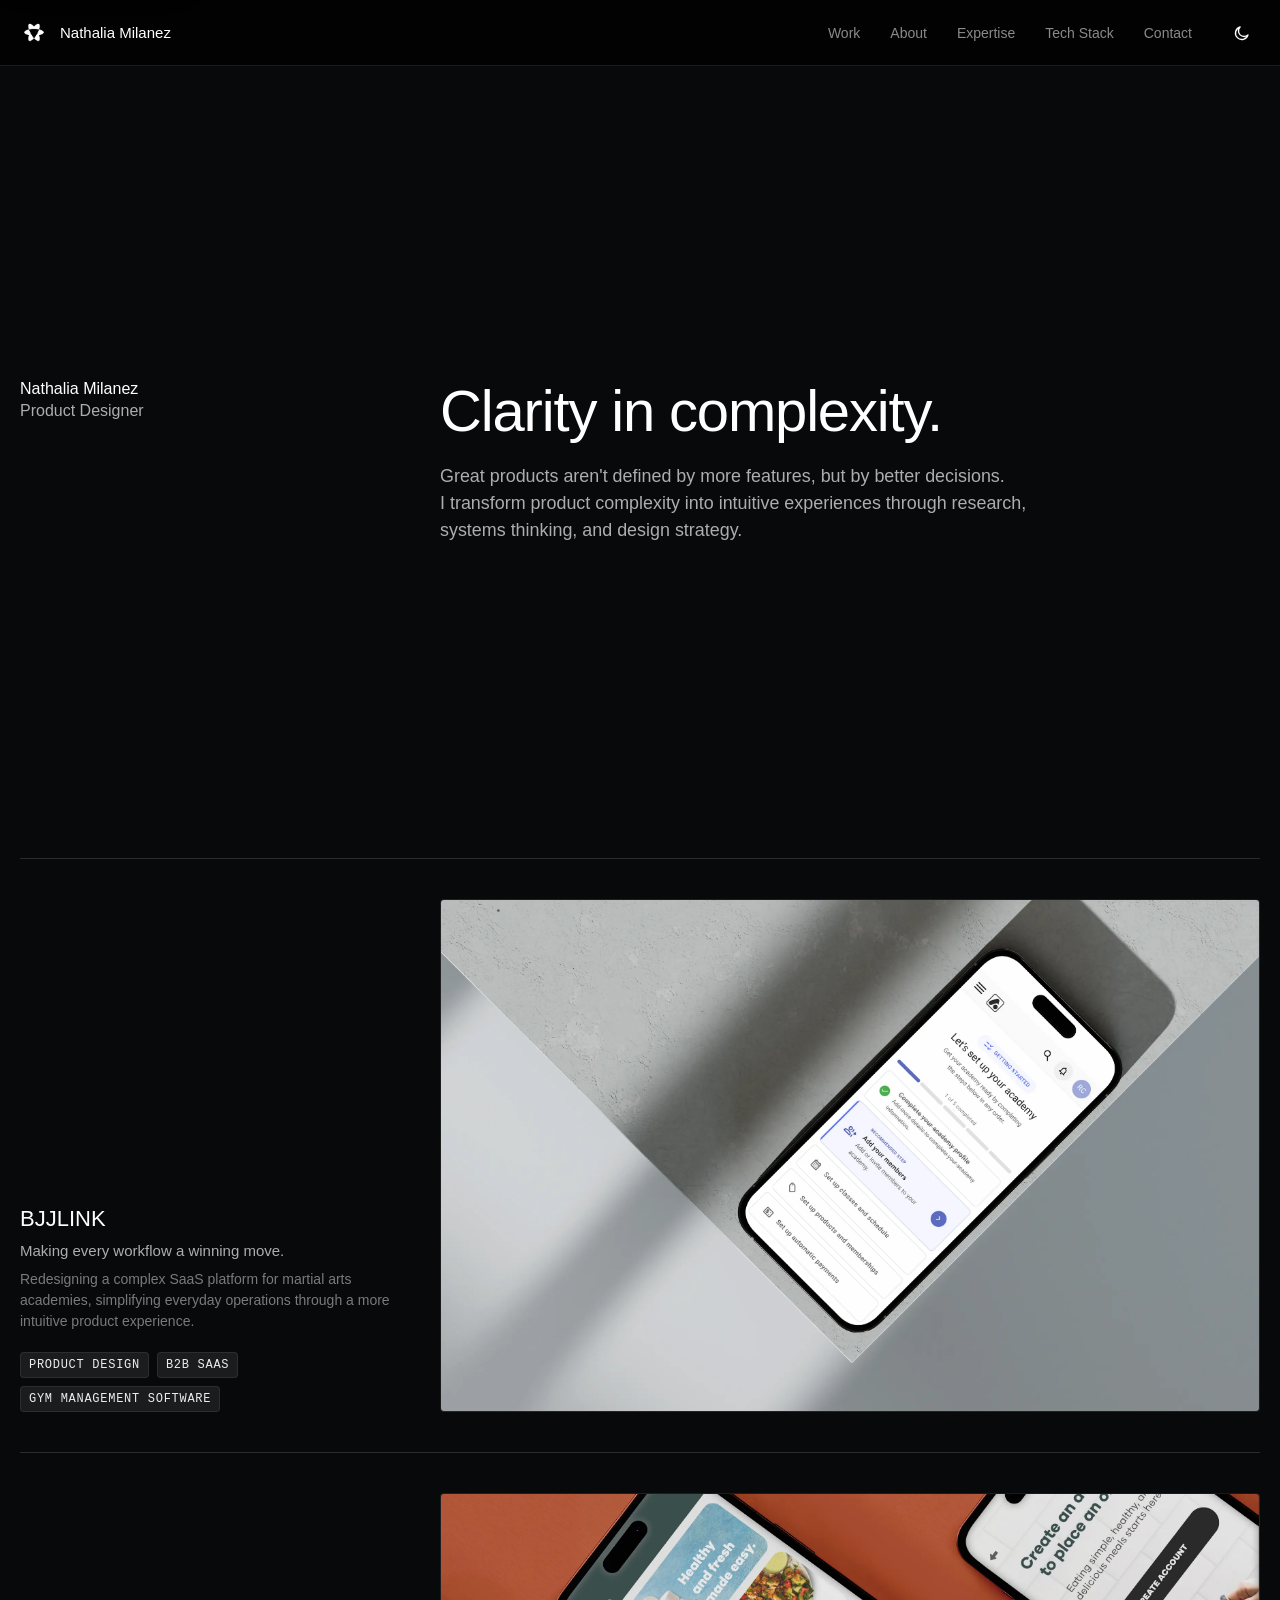
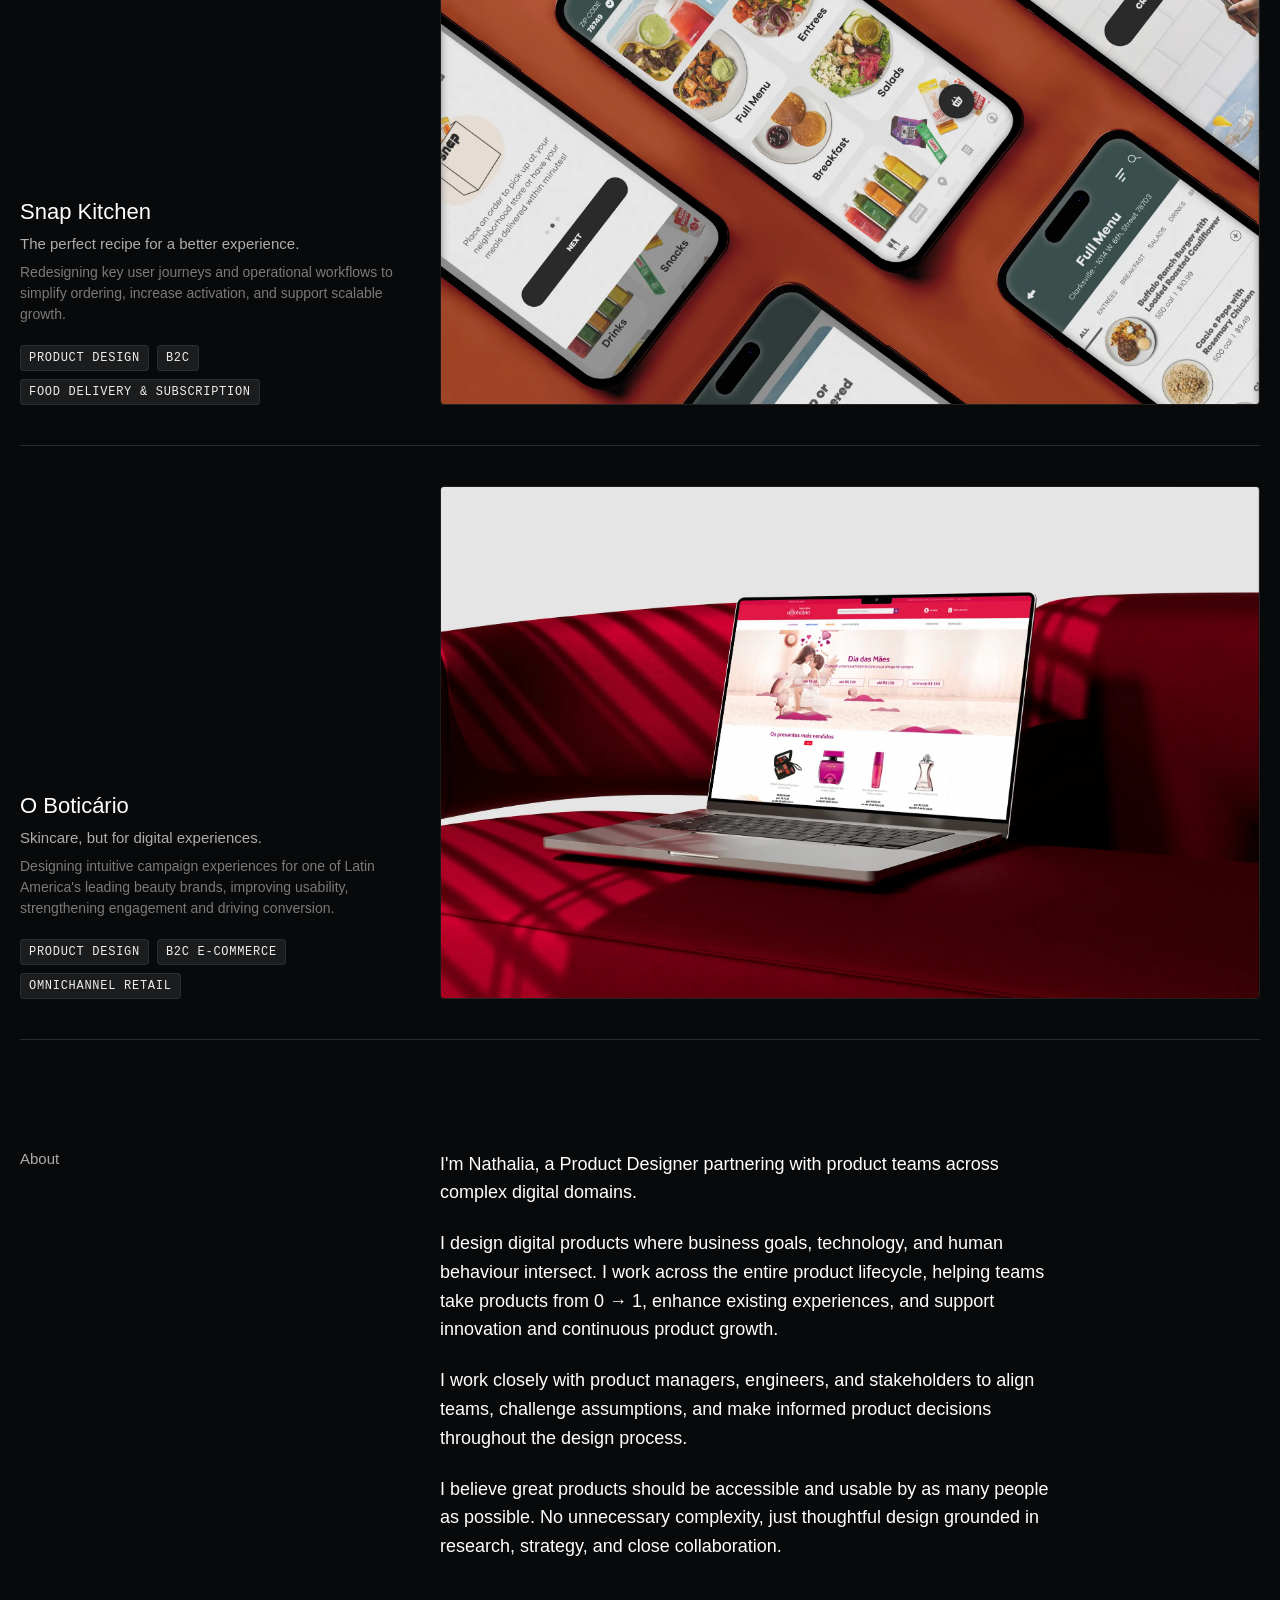
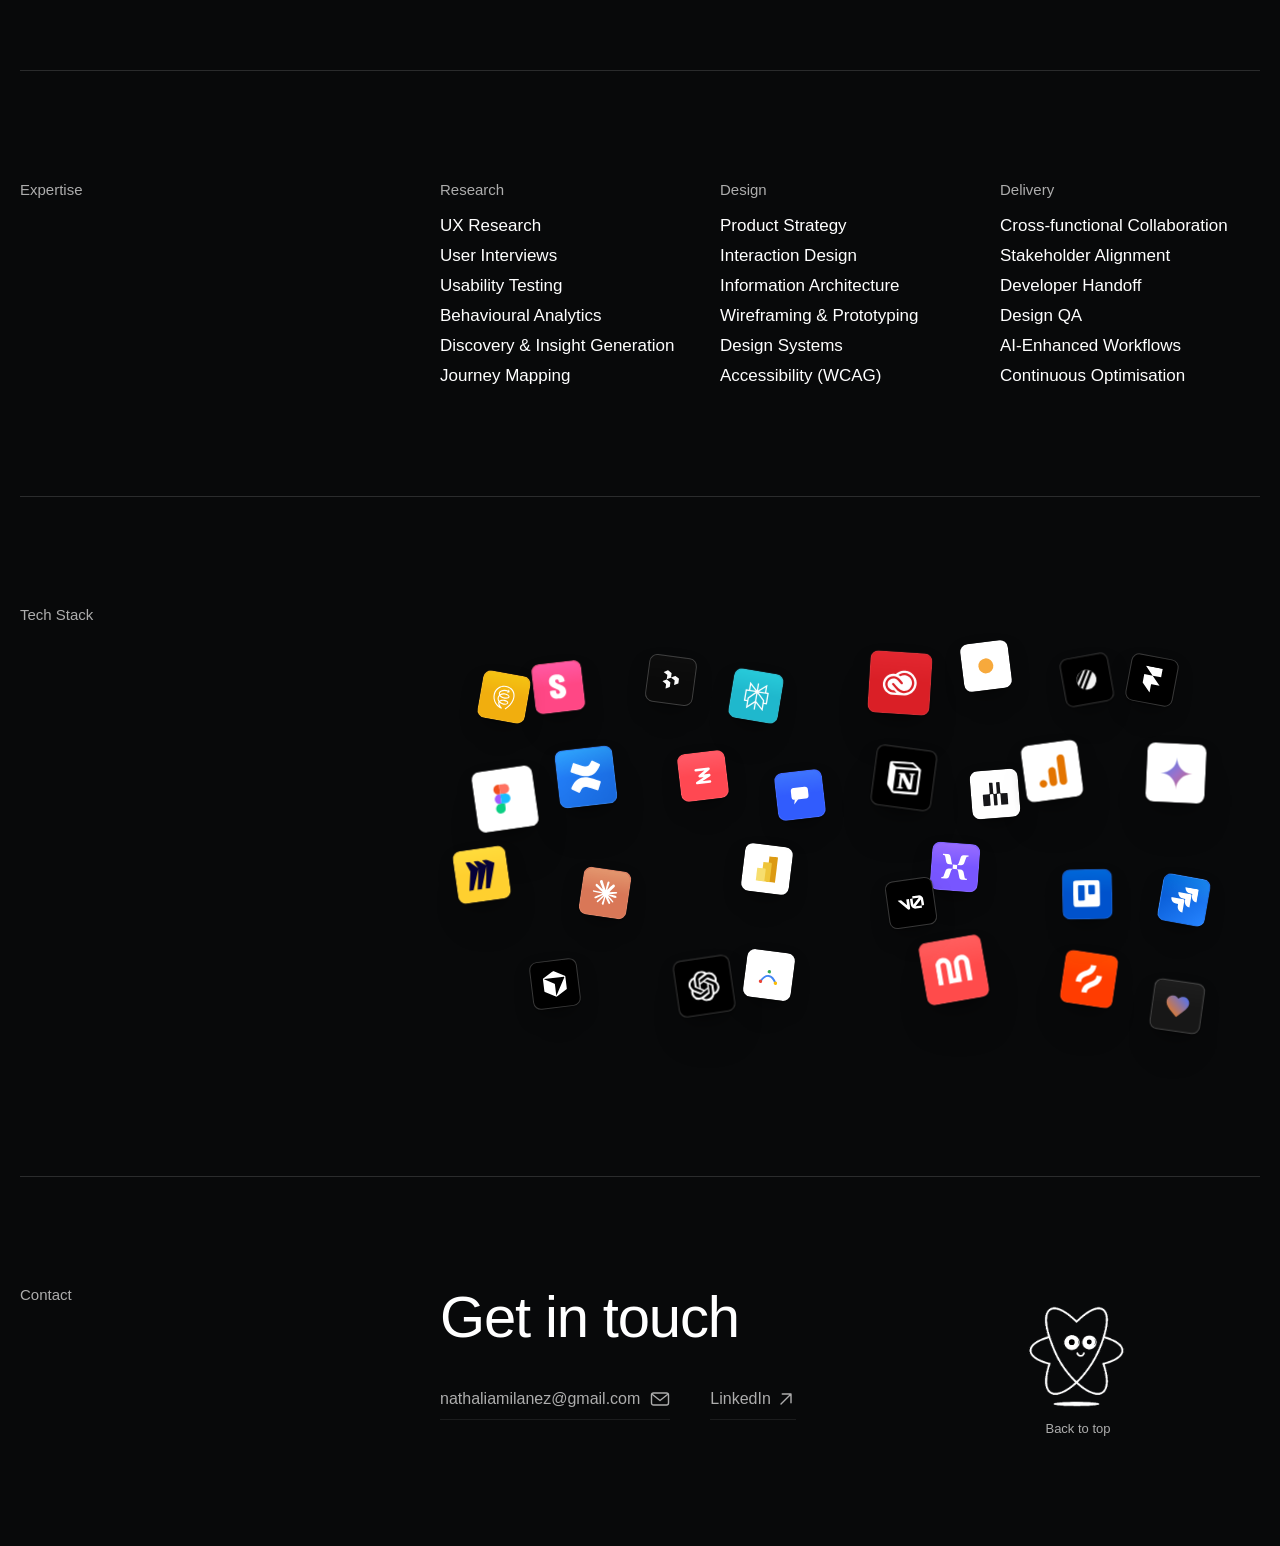
<file: index.html>
<!DOCTYPE html>
<html lang="en">
<head>
<meta charset="UTF-8">
<meta name="viewport" content="width=device-width, initial-scale=1.0">
<script>(function(){try{var e=performance.getEntriesByType&&performance.getEntriesByType("navigation")[0];var r=e?e.type==="reload":(performance.navigation&&performance.navigation.type===1);if(r){sessionStorage.removeItem("theme");}else if(sessionStorage.getItem("theme")==="light"){document.documentElement.setAttribute("data-theme","light");}}catch(e){}})();</script>
<title>Nathalia Milanez — Product Design Portfolio</title>
<meta name="description" content="Designing digital products and experiences where clarity, usability, and craft genuinely matter.">
<link rel="icon" type="image/webp" href="assets/favicon.webp">
<link rel="preconnect" href="https://api.fontshare.com">
<link rel="preconnect" href="https://cdn.fontshare.com" crossorigin>
<link href="https://api.fontshare.com/v2/css?f[]=general-sans@400,500&display=swap" rel="stylesheet">
<link rel="stylesheet" href="css/style.css">
</head>
<body>

<a href="#top" class="skip-link">Skip to main content</a>

<div class="page-overlay" id="pageOverlay" data-flicker="true">
  <div class="page-overlay-brand">
    <img src="assets/logo.webp" alt="" class="logo-mark" width="240" height="240" decoding="async">
    <span class="page-overlay-name">Nathalia Milanez</span>
  </div>
</div>

<header class="site-header" id="siteHeader">
  <a href="#top" class="logo-link" aria-label="Nathalia Milanez — home">
    <img src="assets/logo.webp" alt="" class="logo-mark" width="240" height="240" decoding="async">
    <span class="logo-name">Nathalia Milanez</span>
  </a>
  <div class="site-header-right">
    <nav class="site-nav" id="siteNav">
      <a href="#work" class="nav-link">Work</a>
      <a href="#about" class="nav-link">About</a>
      <a href="#focus" class="nav-link">Expertise</a>
      <a href="#tech-stack" class="nav-link">Tech Stack</a>
      <a href="#contact" class="nav-link">Contact</a>
    </nav>
    <div class="site-header-actions">
      <button type="button" class="theme-toggle" id="themeToggle" aria-label="Toggle light and dark theme">
        <svg class="theme-toggle-icon icon-moon" viewBox="0 0 24 24" fill="none" aria-hidden="true">
          <path d="M20 14.5A8.5 8.5 0 1 1 9.5 4A7 7 0 0 0 20 14.5Z" stroke="currentColor" stroke-width="1.8" stroke-linejoin="round"/>
        </svg>
        <svg class="theme-toggle-icon icon-sun" viewBox="0 0 24 24" fill="none" aria-hidden="true">
          <circle cx="12" cy="12" r="4.2" stroke="currentColor" stroke-width="1.8"/>
          <path d="M12 2.5V5" stroke="currentColor" stroke-width="1.8" stroke-linecap="round"/>
          <path d="M12 19V21.5" stroke="currentColor" stroke-width="1.8" stroke-linecap="round"/>
          <path d="M4.2 4.2L6 6" stroke="currentColor" stroke-width="1.8" stroke-linecap="round"/>
          <path d="M18 18L19.8 19.8" stroke="currentColor" stroke-width="1.8" stroke-linecap="round"/>
          <path d="M2.5 12H5" stroke="currentColor" stroke-width="1.8" stroke-linecap="round"/>
          <path d="M19 12H21.5" stroke="currentColor" stroke-width="1.8" stroke-linecap="round"/>
          <path d="M4.2 19.8L6 18" stroke="currentColor" stroke-width="1.8" stroke-linecap="round"/>
          <path d="M18 6L19.8 4.2" stroke="currentColor" stroke-width="1.8" stroke-linecap="round"/>
        </svg>
      </button>
      <button type="button" class="nav-toggle" id="navToggle" aria-label="Open menu" aria-expanded="false" aria-controls="siteNav">
        <span class="nav-toggle-bar"></span>
        <span class="nav-toggle-bar"></span>
        <span class="nav-toggle-bar"></span>
      </button>
    </div>
  </div>
</header>

<main id="top" tabindex="-1">

  <!-- HERO -->
  <section class="hero reveal" id="hero">
    <div class="hero-inner">
      <div class="hero-meta">
        <p class="hero-name">Nathalia Milanez</p>
        <p class="hero-role">Product Designer</p>
      </div>
      <div class="hero-copy">
        <h1>Clarity in complexity.</h1>
        <p class="hero-sub">Great products aren't defined by more features, but by better decisions.<br class="hero-break"> I transform product complexity into intuitive experiences through research, systems thinking, and design strategy.</p>
      </div>
    </div>
  </section>

  <!-- WORK -->
  <section class="work" id="work" aria-label="Selected work">
    <a class="project reveal" href="work/bjjlink.html">
      <div class="project-text">
        <div class="project-copy">
          <h2 class="project-title">BJJLINK</h2>
          <p class="project-tagline">Making every workflow a winning move.</p>
          <p class="project-desc">Redesigning a complex SaaS platform for martial arts academies, simplifying everyday operations through a more intuitive product experience.</p>
        </div>
        <div class="tags">
          <span class="tag">PRODUCT DESIGN</span>
          <span class="tag">B2B SAAS</span>
          <span class="tag">GYM MANAGEMENT SOFTWARE</span>
        </div>
      </div>
      <div class="project-thumb" data-mark="01">
        <img class="project-thumb-img" src="assets/work/bjjlink/bjj-card.webp" alt="BJJLINK" width="2400" height="1800" decoding="async">
      </div>
    </a>

    <a class="project reveal" href="work/snap-kitchen.html">
      <div class="project-text">
        <div class="project-copy">
          <h2 class="project-title">Snap Kitchen</h2>
          <p class="project-tagline">The perfect recipe for a better experience.</p>
          <p class="project-desc">Redesigning key user journeys and operational workflows to simplify ordering, increase activation, and support scalable growth.</p>
        </div>
        <div class="tags">
          <span class="tag">PRODUCT DESIGN</span>
          <span class="tag">B2C</span>
          <span class="tag">FOOD DELIVERY &amp; SUBSCRIPTION</span>
        </div>
      </div>
      <div class="project-thumb" data-mark="02">
        <img class="project-thumb-img" src="assets/work/snap/snap-card.webp" alt="Snap Kitchen" width="2400" height="1600" loading="lazy" decoding="async">
      </div>
    </a>

    <a class="project reveal" href="work/o-boticario.html">
      <div class="project-text">
        <div class="project-copy">
          <h2 class="project-title">O Boticário</h2>
          <p class="project-tagline">Skincare, but for digital experiences.</p>
          <p class="project-desc">Designing intuitive campaign experiences for one of Latin America's leading beauty brands, improving usability, strengthening engagement and driving conversion.</p>
        </div>
        <div class="tags">
          <span class="tag">PRODUCT DESIGN</span>
          <span class="tag">B2C E-COMMERCE</span>
          <span class="tag">OMNICHANNEL RETAIL</span>
        </div>
      </div>
      <div class="project-thumb" data-mark="03">
        <img class="project-thumb-img" src="assets/work/oboticario/oboticario-card.webp" alt="O Boticário" width="2400" height="1600" loading="lazy" decoding="async">
      </div>
    </a>

  </section>

  <!-- ABOUT -->
  <section class="split-section reveal" id="about" aria-labelledby="about-heading">
    <div class="split-label"><h2 id="about-heading">About</h2></div>
    <div class="split-content">
      <p>I'm Nathalia, a Product Designer partnering with product teams across complex digital domains.</p>
      <p>I design digital products where business goals, technology, and human behaviour intersect. I work across the entire product lifecycle, helping teams take products from 0 → 1, enhance existing experiences, and support innovation and continuous product growth.</p>
      <p>I work closely with product managers, engineers, and stakeholders to align teams, challenge assumptions, and make informed product decisions throughout the design process.</p>
      <p>I believe great products should be accessible and usable by as many people as possible. No unnecessary complexity, just thoughtful design grounded in research, strategy, and close collaboration.</p>
    </div>
  </section>

  <!-- EXPERTISE -->
  <section class="expertise reveal" id="focus" aria-labelledby="expertise-heading">
    <div class="expertise-col">
      <h2 class="expertise-heading expertise-title" id="expertise-heading">Expertise</h2>
    </div>
    <div class="expertise-col">
      <h3 class="expertise-heading">Research</h3>
      <ul role="list">
        <li>UX Research</li>
        <li>User Interviews</li>
        <li>Usability Testing</li>
        <li>Behavioural Analytics</li>
        <li>Discovery &amp; Insight Generation</li>
        <li>Journey Mapping</li>
      </ul>
    </div>
    <div class="expertise-col">
      <h3 class="expertise-heading">Design</h3>
      <ul role="list">
        <li>Product Strategy</li>
        <li>Interaction Design</li>
        <li>Information Architecture</li>
        <li>Wireframing &amp; Prototyping</li>
        <li>Design Systems</li>
        <li>Accessibility (WCAG)</li>
      </ul>
    </div>
    <div class="expertise-col">
      <h3 class="expertise-heading">Delivery</h3>
      <ul role="list">
        <li>Cross-functional Collaboration</li>
        <li>Stakeholder Alignment</li>
        <li>Developer Handoff</li>
        <li>Design QA</li>
        <li>AI-Enhanced Workflows</li>
        <li>Continuous Optimisation</li>
      </ul>
    </div>
  </section>

  <!-- TECH STACK -->
  <section class="tech-stack reveal" id="tech-stack" aria-labelledby="tech-stack-heading">
    <div class="split-label">
      <h2 id="tech-stack-heading">Tech Stack</h2>
    </div>
    <div class="tech-stack-content">
      <div class="stage">
        <div class="tiles" id="tiles"></div>
      </div>
    </div>
  </section>

</main>

<footer class="get-in-touch reveal" id="contact">
  <div class="git-inner">
    <div class="git-meta">
      <span>Contact</span>
    </div>
    <div class="git-content">
      <div class="git-text">
        <h2 class="git-headline">Get in touch</h2>
        <div class="git-links">
          <a href="mailto:nathaliamilanez@gmail.com" class="git-link-item" id="emailLink" data-email="nathaliamilanez@gmail.com">
            <span>nathaliamilanez@gmail.com</span>
            <svg class="git-link-icon" viewBox="0 0 20 20" aria-hidden="true"><rect x="1.5" y="4" width="17" height="12" rx="2" stroke="currentColor" stroke-width="1.4" fill="none"/><path d="M2.5 5.5l7.5 6 7.5-6" stroke="currentColor" stroke-width="1.4" fill="none" stroke-linecap="round" stroke-linejoin="round"/></svg>
            <span class="copy-tooltip" id="copyTooltip" role="status" aria-live="polite">Copied!<span class="copy-tooltip-arrow" aria-hidden="true"></span></span>
          </a>
          <a href="https://www.linkedin.com/in/nathaliamilanez/" class="git-link-item" target="_blank" rel="noopener noreferrer">
            <span>LinkedIn</span>
            <svg class="git-link-icon git-link-icon--arrow" viewBox="0 0 20 20" aria-hidden="true"><path d="M5 15L15 5M15 5H6.25M15 5V13.75" stroke="currentColor" stroke-width="1.4" fill="none" stroke-linecap="round" stroke-linejoin="round"/></svg>
          </a>
        </div>
      </div>

      <div class="creature-wrap git-creature">
        <div class="creature" id="creature">
          <img src="assets/Footer-Image.webp" alt="" class="creature-img" width="744" height="684" loading="lazy" decoding="async">
          <svg class="creature-eyes" viewBox="0 0 744 684" aria-hidden="true">
            <circle class="eye-white" cx="339.5" cy="294.5" r="34"/>
            <circle class="eye-white" cx="431" cy="293.5" r="31"/>
            <circle class="pupil" id="pupilL" cx="339.5" cy="294.5" r="15"/>
            <circle class="pupil" id="pupilR" cx="431" cy="293.5" r="13"/>
          </svg>
        </div>
        <button type="button" class="back-to-top" id="backToTop">Back to top</button>
      </div>
    </div>
  </div>
</footer>

<script src="js/main.js"></script>
<script src="js/tech-stack.js"></script>
</body>
</html>
</file>
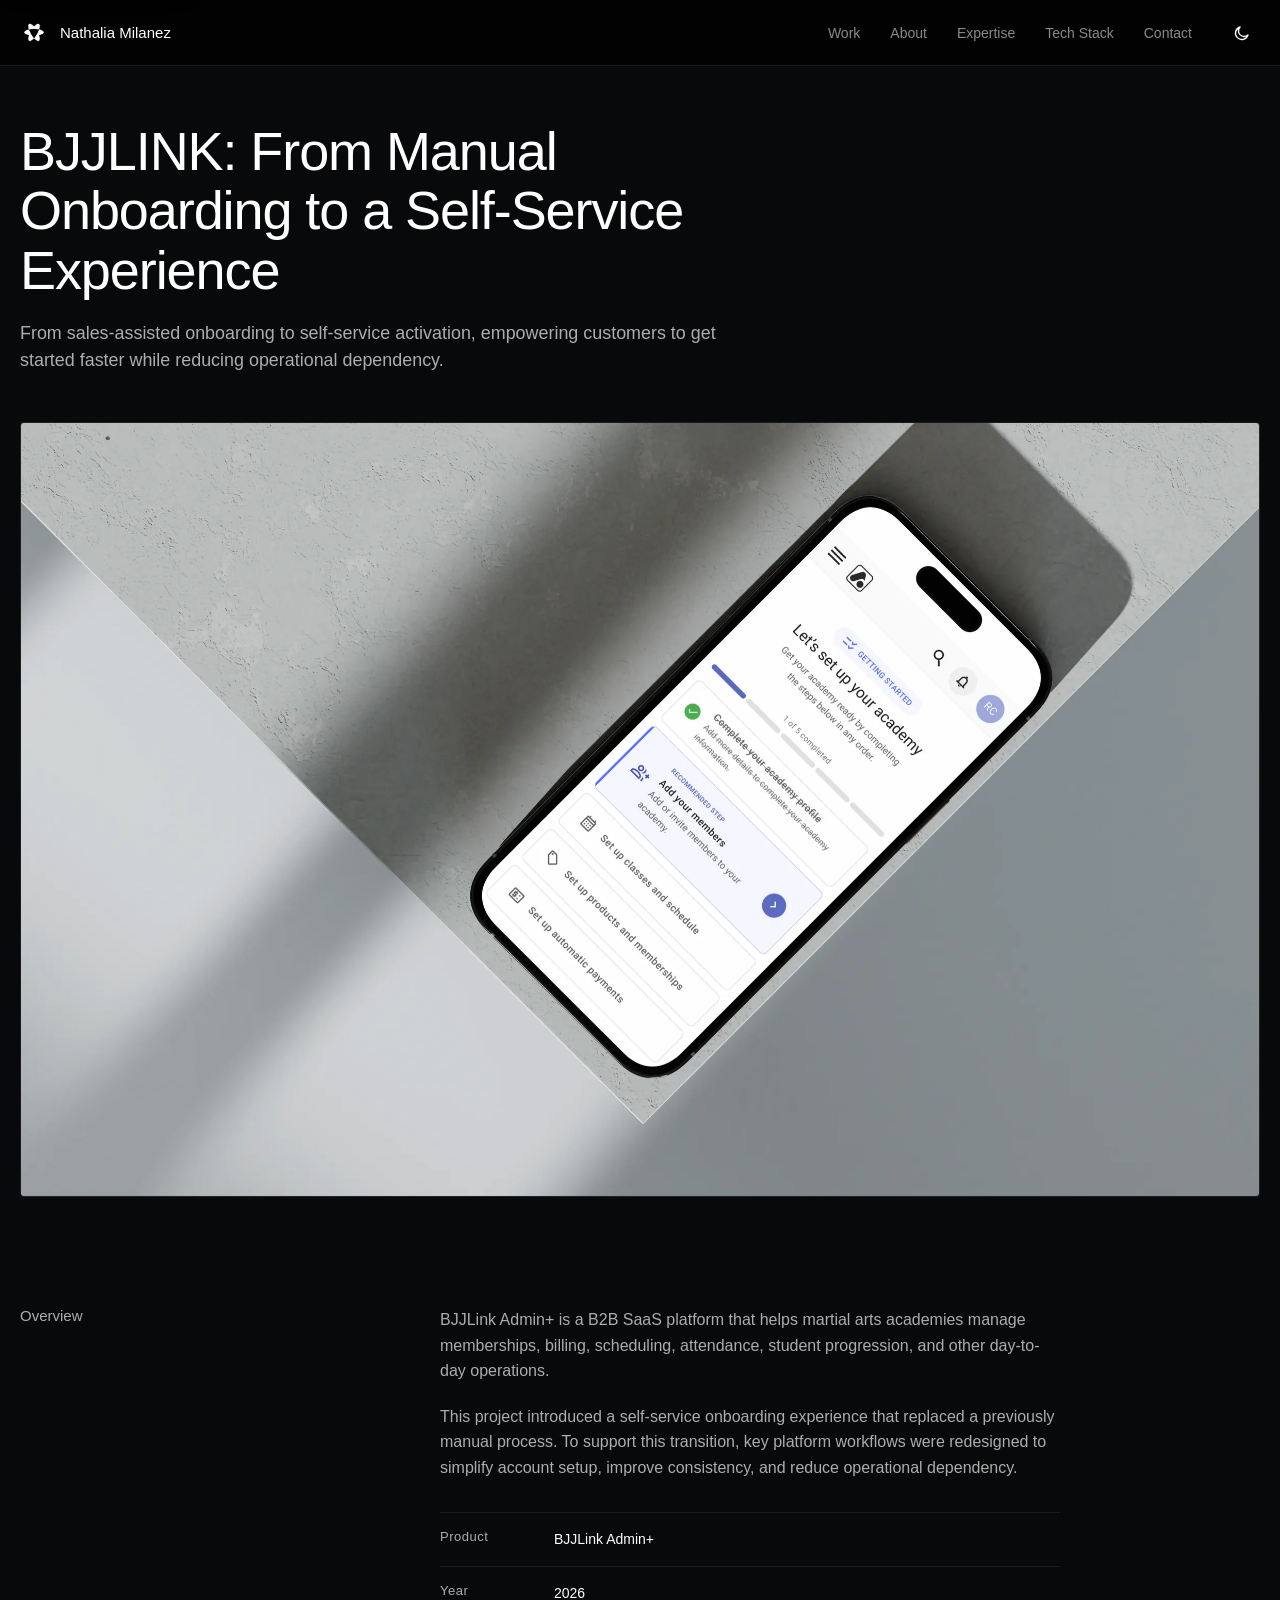
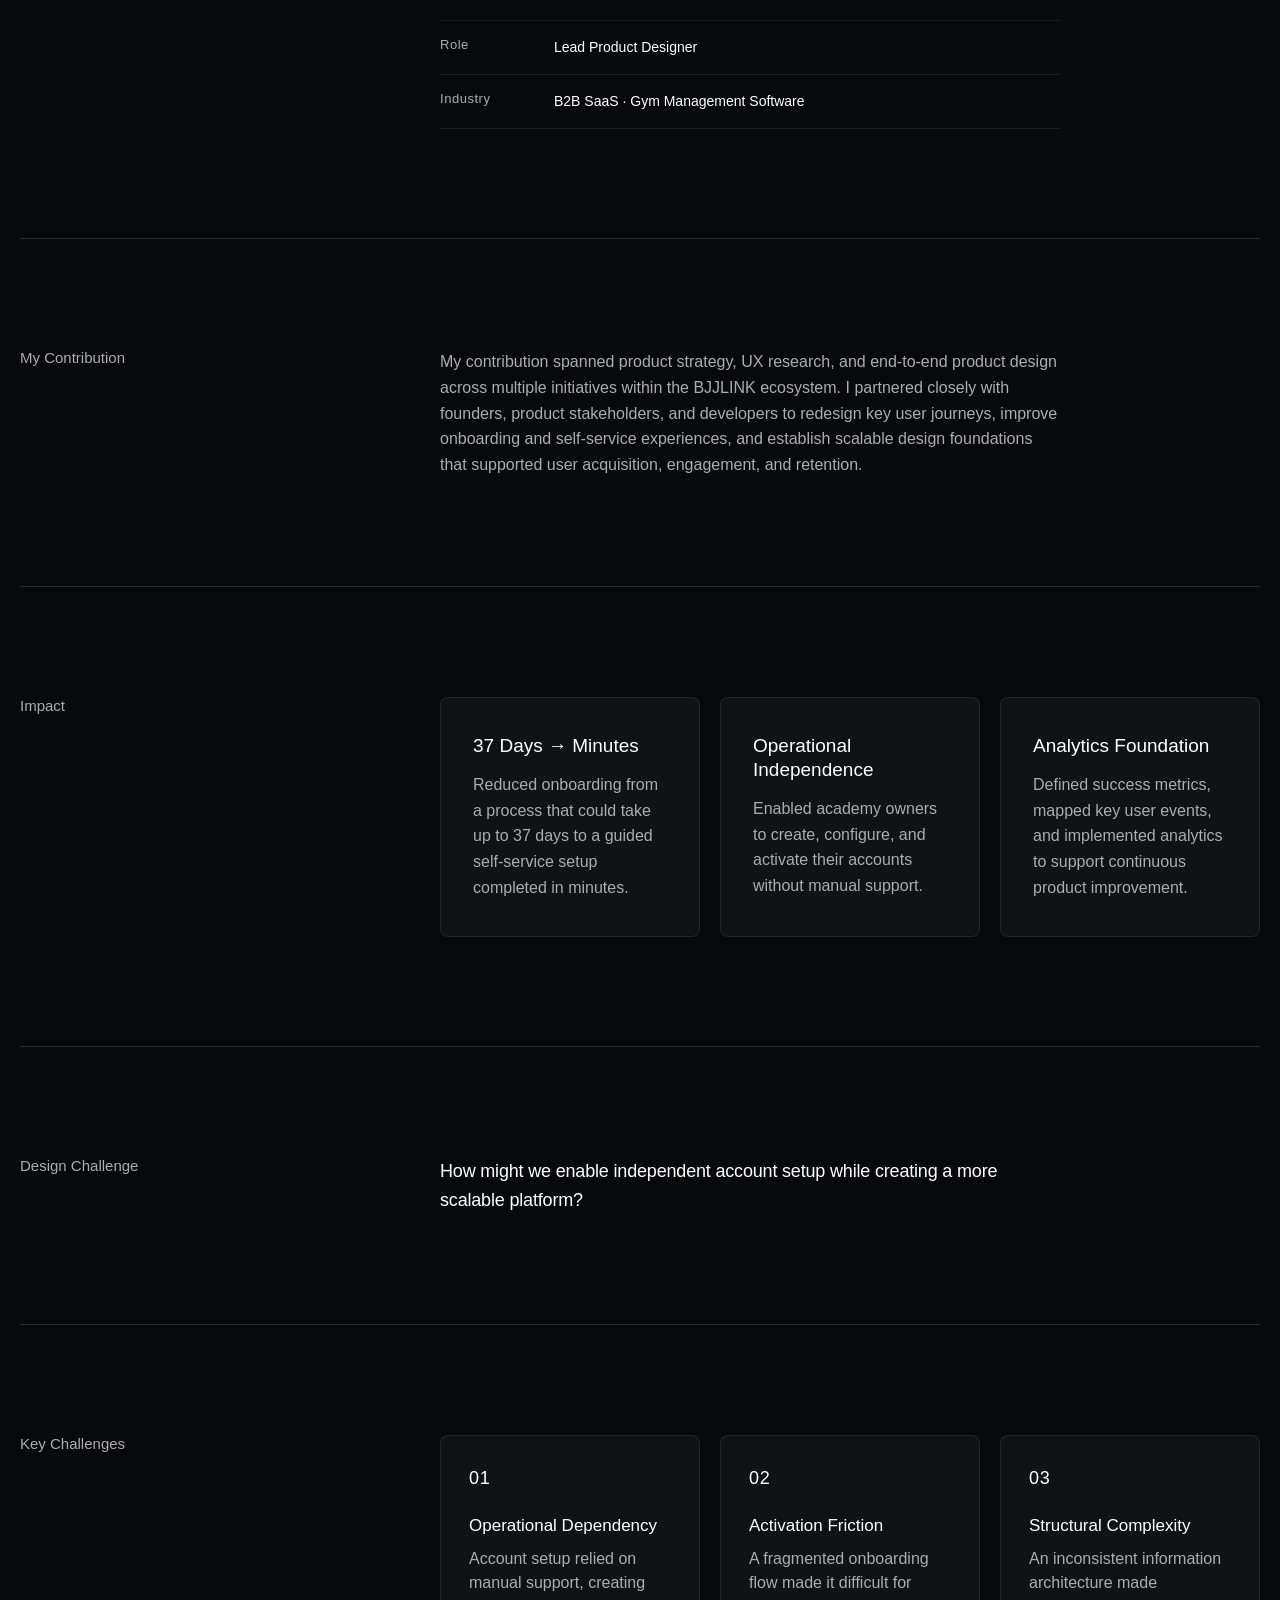
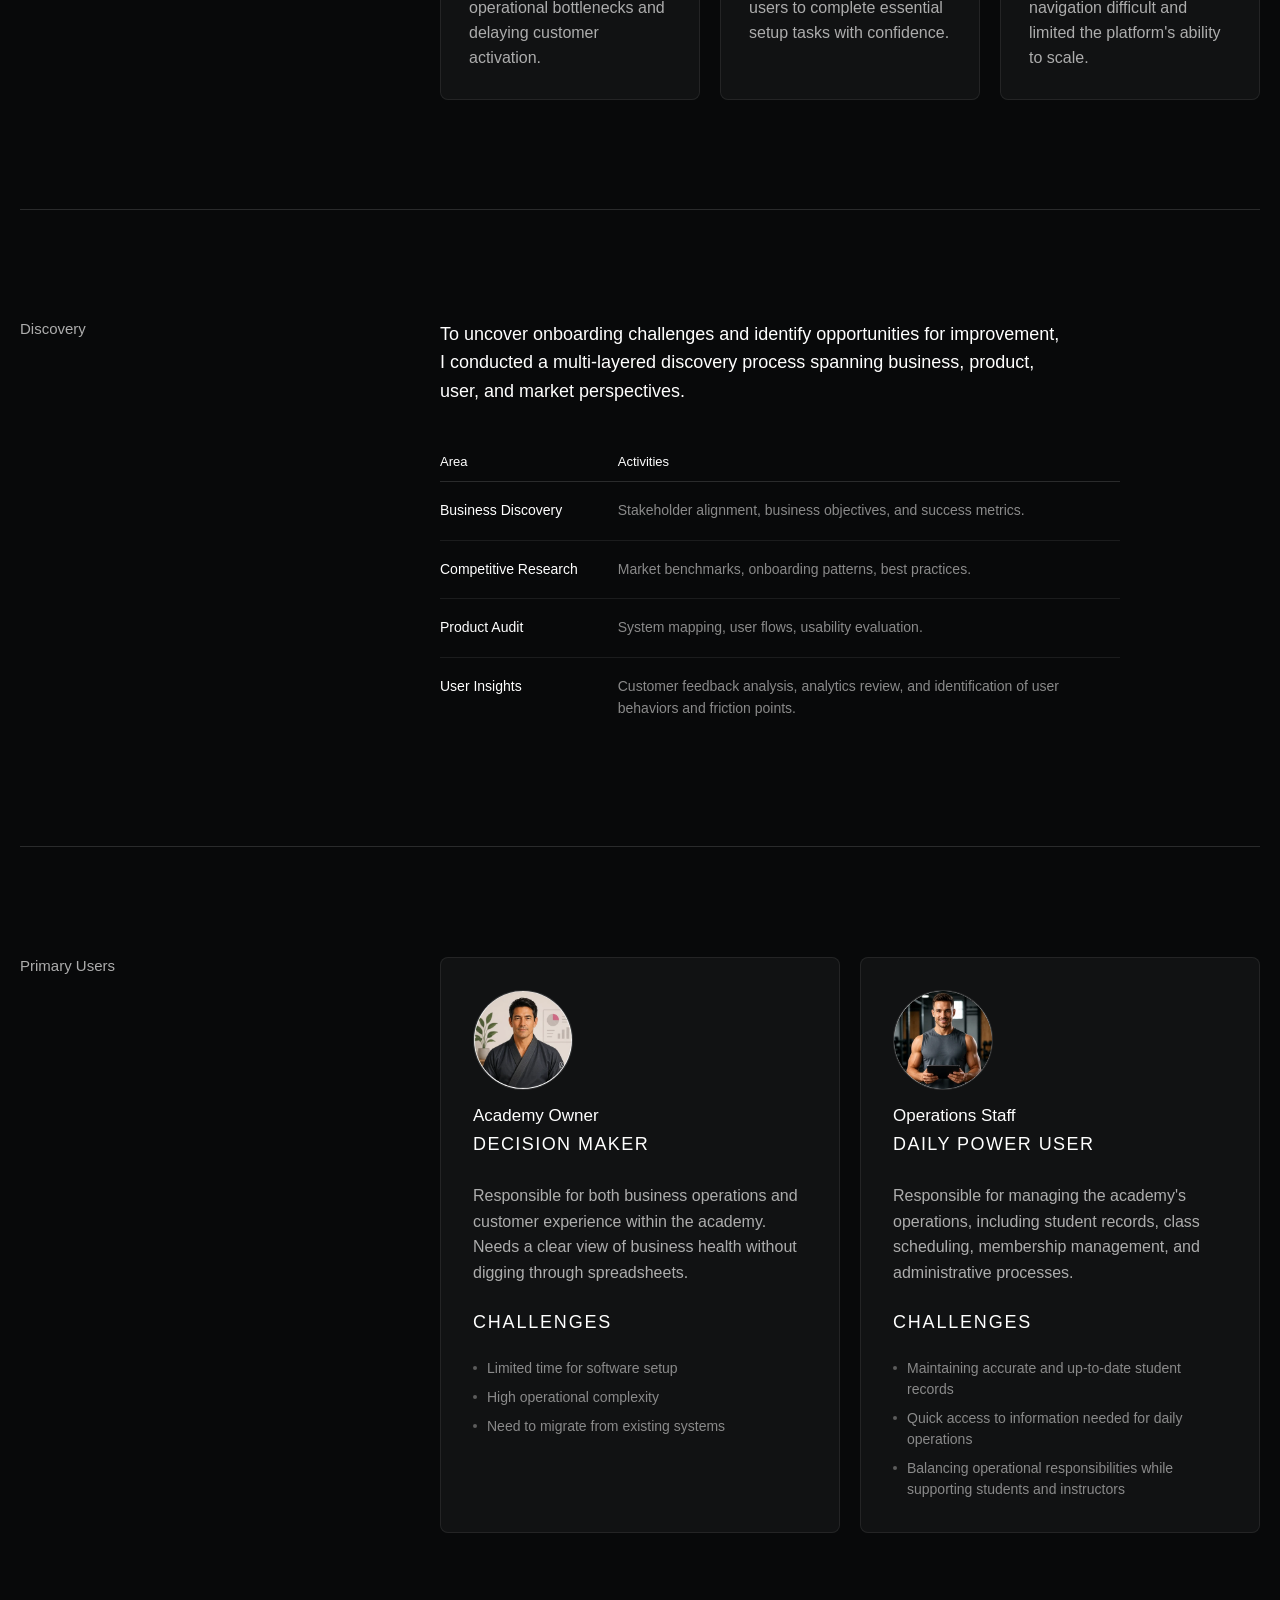
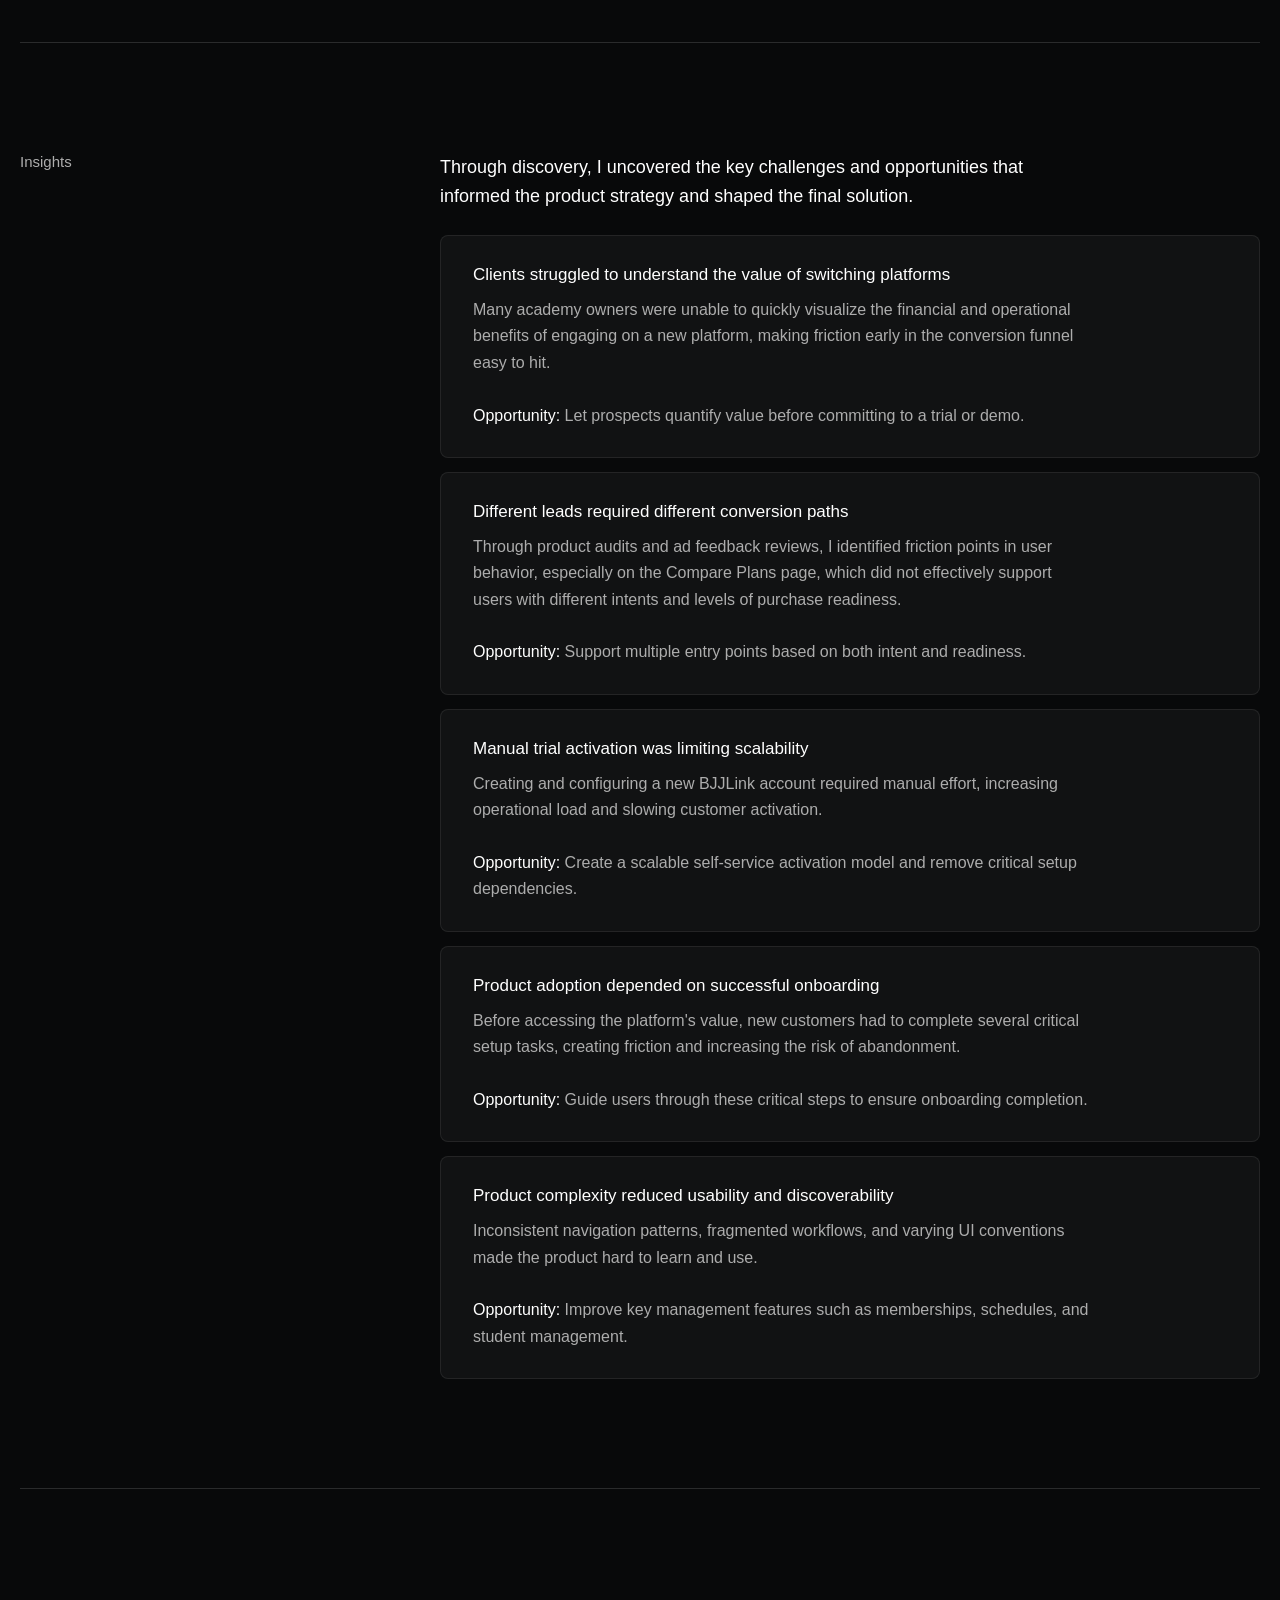
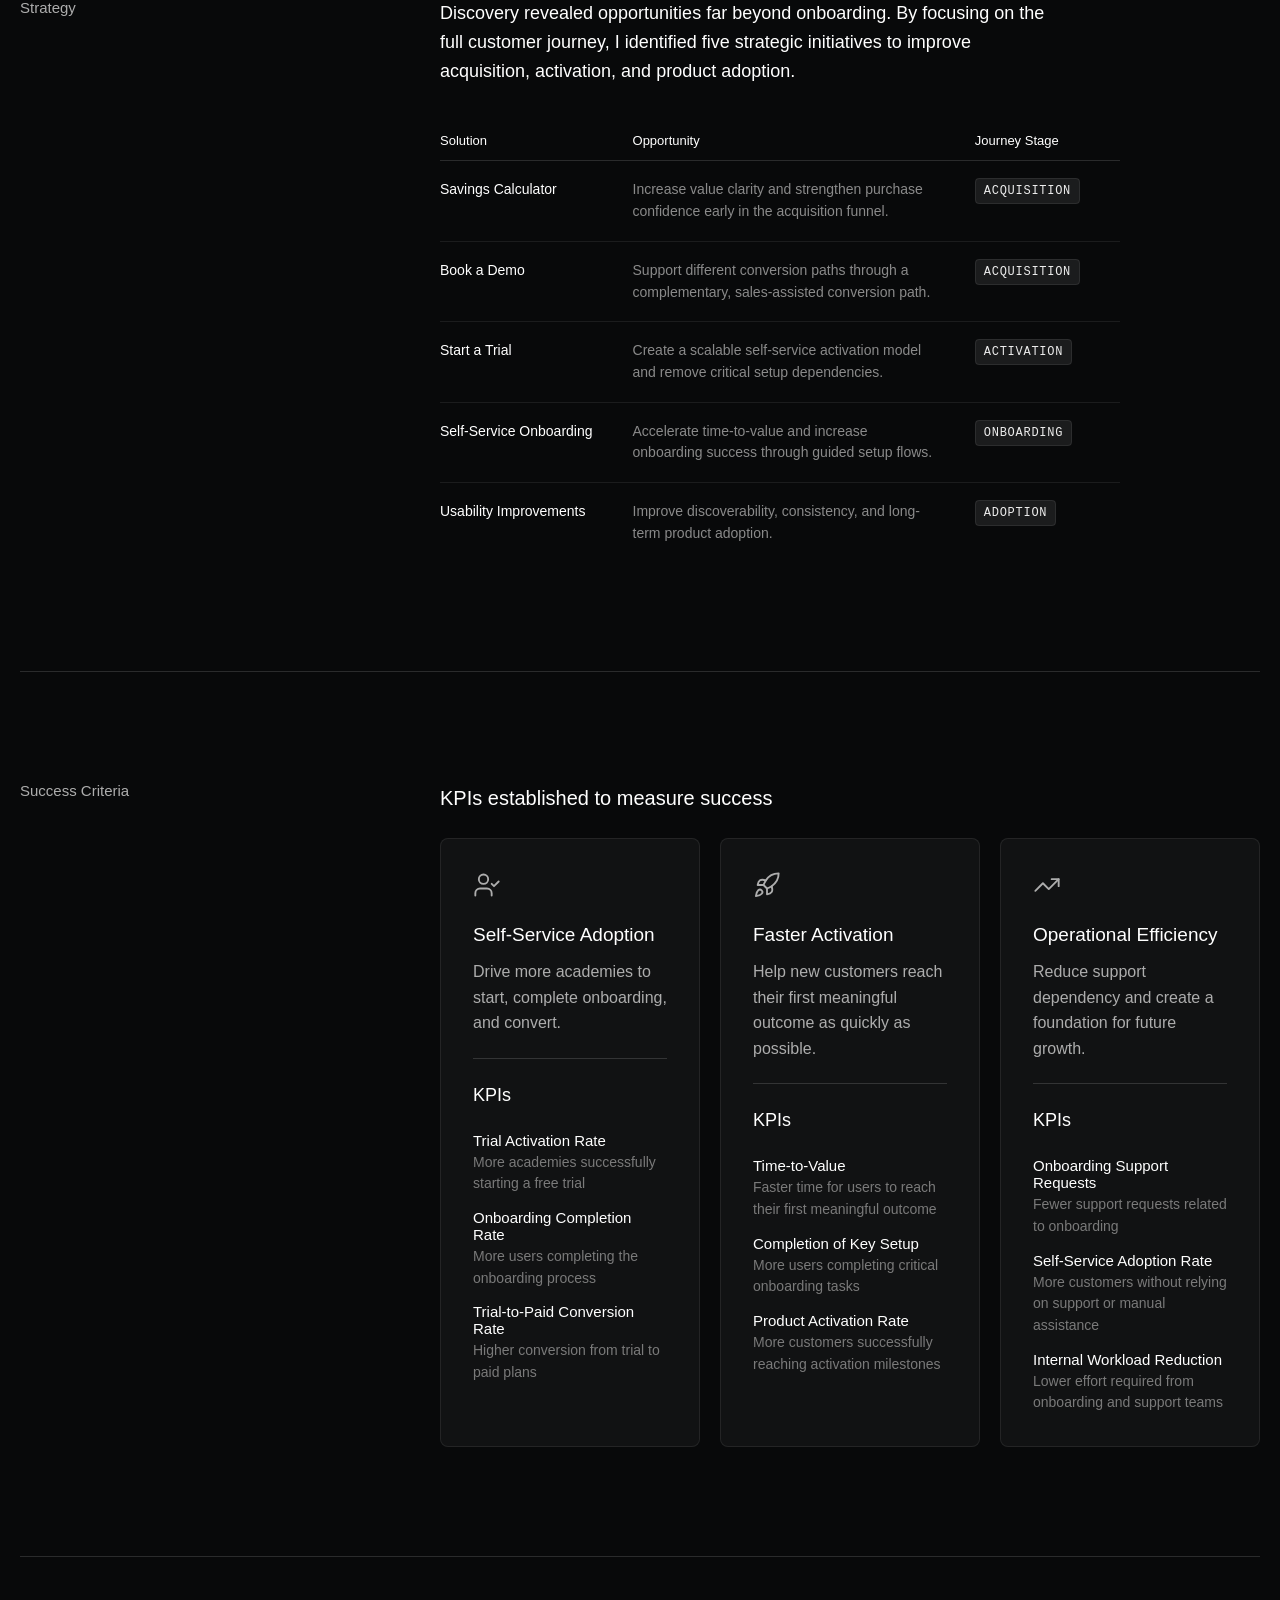
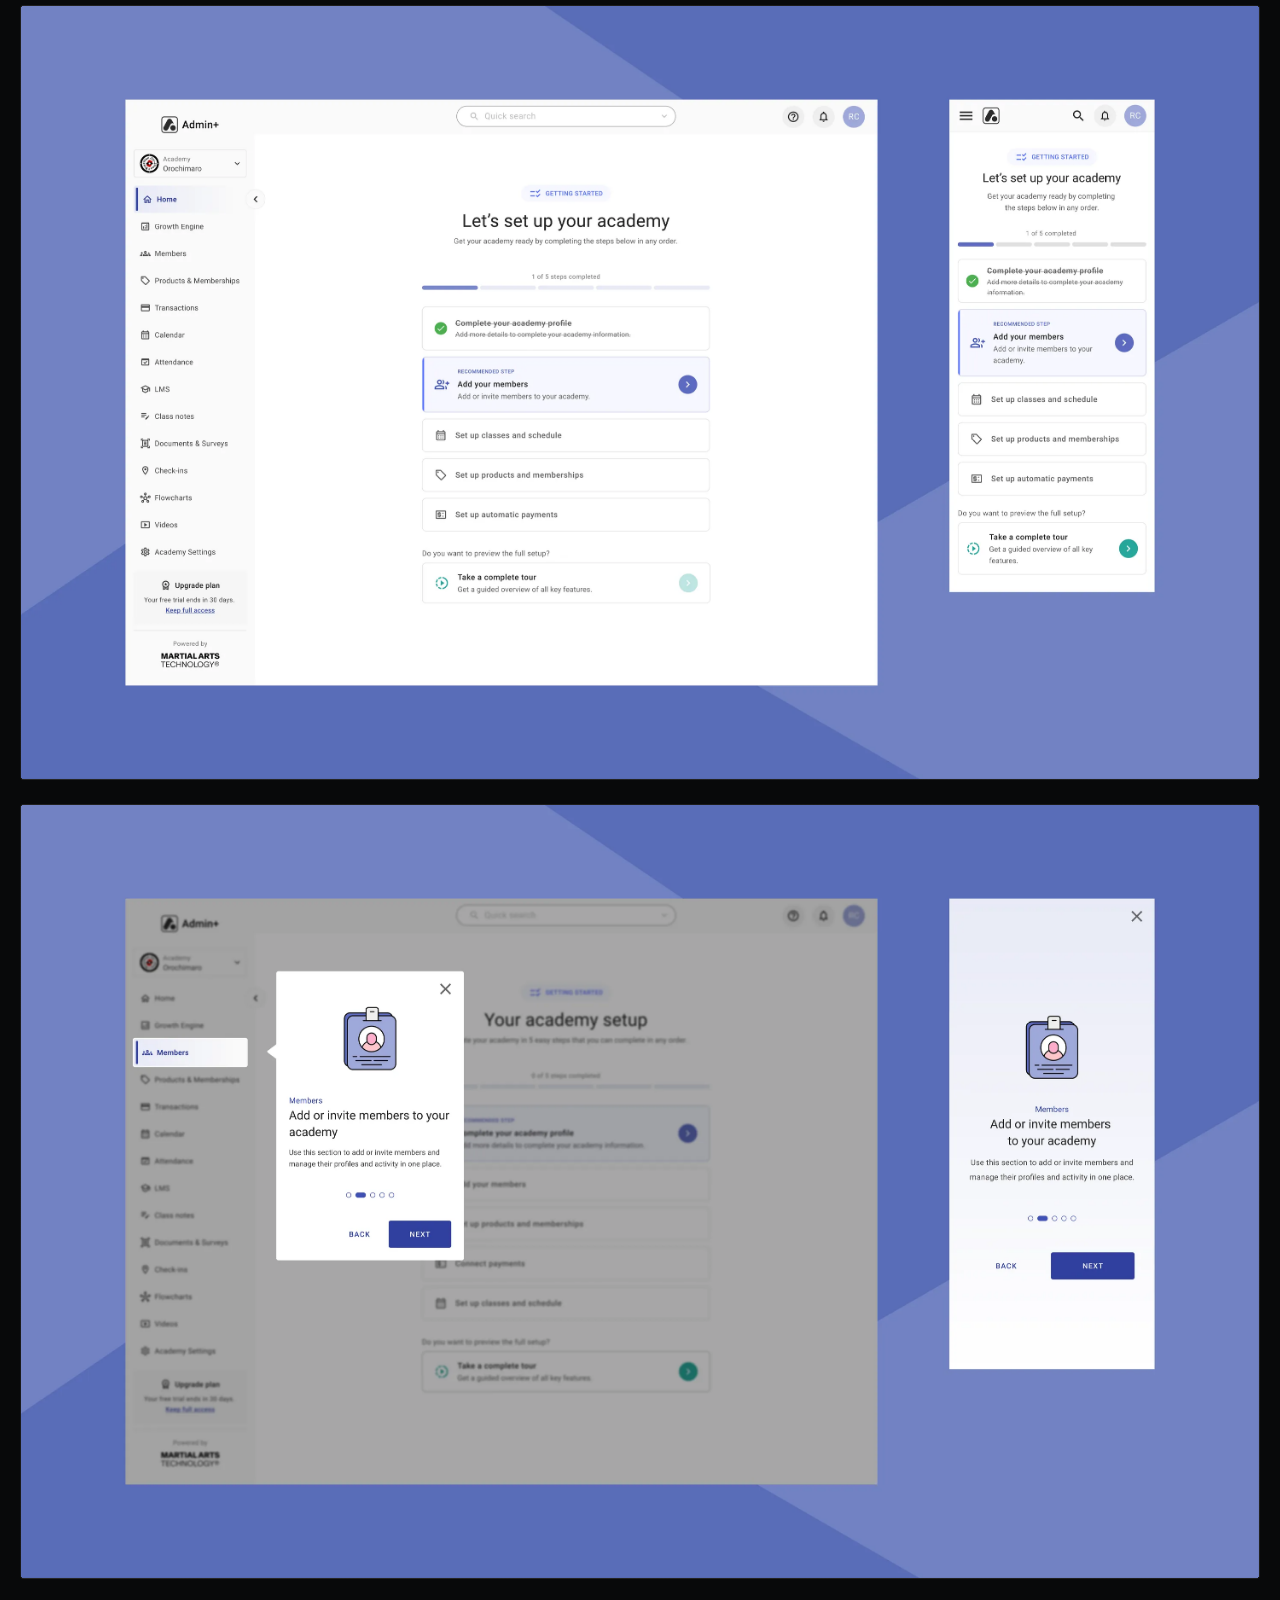
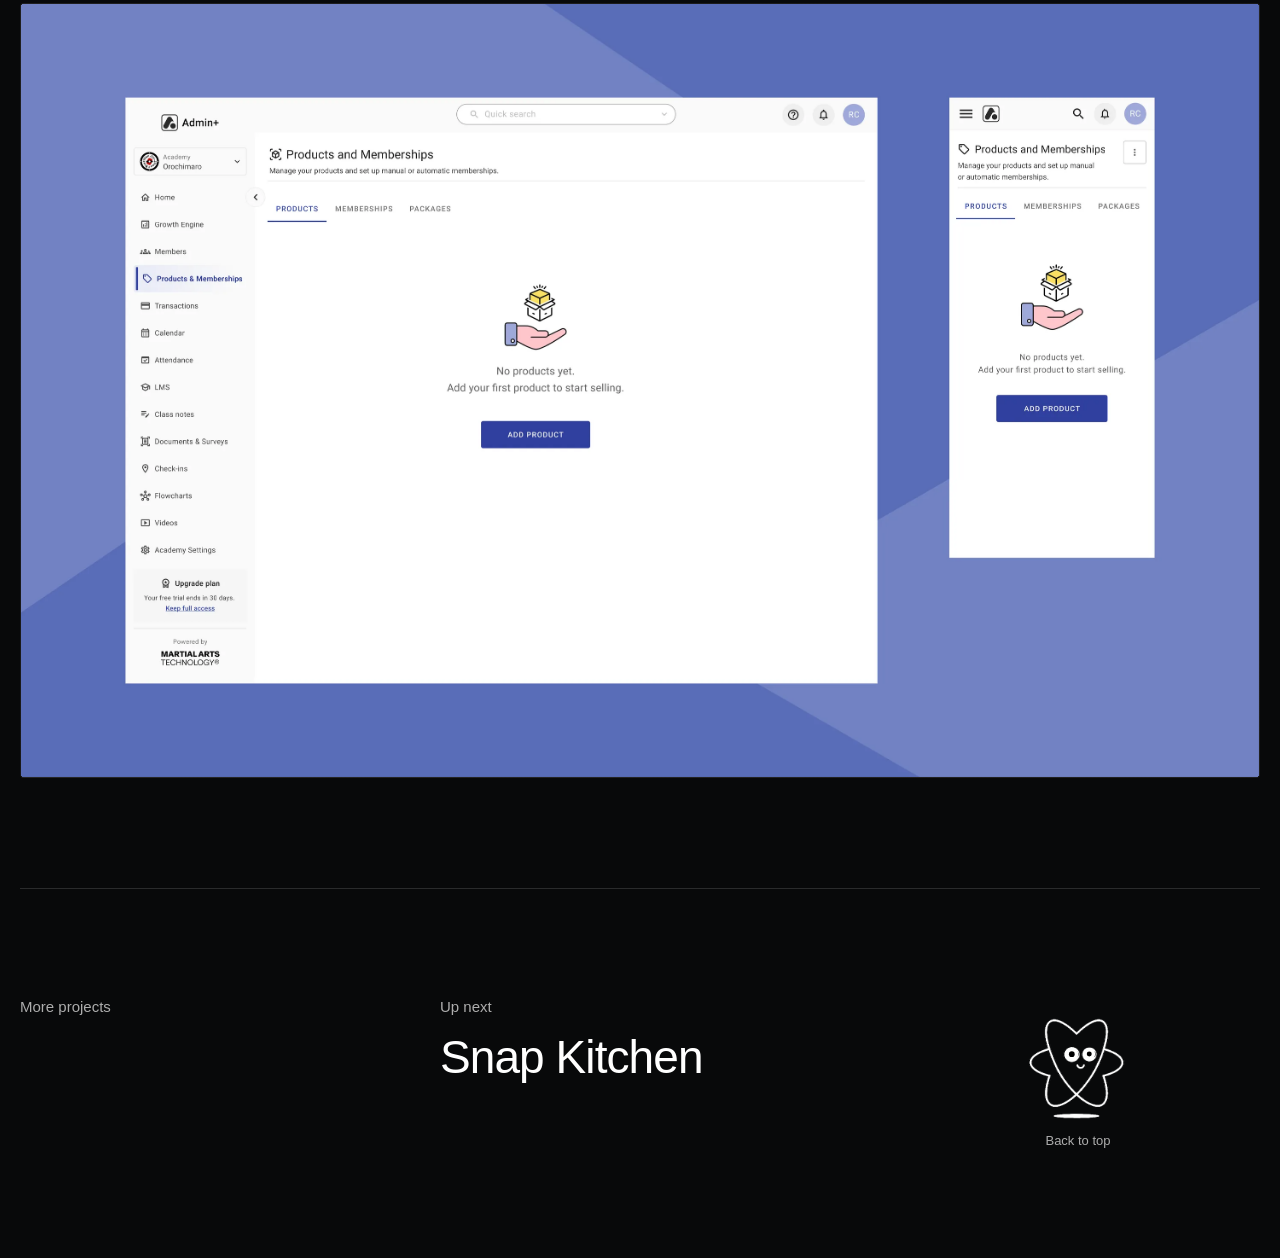
<file: work/bjjlink.html>
<!DOCTYPE html>
<html lang="en">
<head>
<meta charset="UTF-8">
<meta name="viewport" content="width=device-width, initial-scale=1.0">
<script>(function(){try{var e=performance.getEntriesByType&&performance.getEntriesByType("navigation")[0];var r=e?e.type==="reload":(performance.navigation&&performance.navigation.type===1);if(r){sessionStorage.removeItem("theme");}else if(sessionStorage.getItem("theme")==="light"){document.documentElement.setAttribute("data-theme","light");}}catch(e){}})();</script>
<title>BJJLINK — Nathalia Milanez</title>
<meta name="description" content="Reimagining a complex SaaS platform for martial arts academies, simplifying everyday operations through a more intuitive product experience.">
<link rel="icon" type="image/webp" href="../assets/favicon.webp">
<link rel="preconnect" href="https://api.fontshare.com">
<link rel="preconnect" href="https://cdn.fontshare.com" crossorigin>
<link href="https://api.fontshare.com/v2/css?f[]=general-sans@400,500&display=swap" rel="stylesheet">
<link rel="stylesheet" href="../css/style.css">
<link rel="stylesheet" href="../css/case-study.css">
</head>
<body>

<a href="#top" class="skip-link">Skip to main content</a>

<div class="page-overlay" id="pageOverlay" data-flicker="true">
  <div class="page-overlay-brand">
    <img src="../assets/logo.webp" alt="" class="logo-mark" width="240" height="240" decoding="async">
    <span class="page-overlay-name">Nathalia Milanez</span>
  </div>
</div>

<header class="site-header" id="siteHeader">
  <a href="../index.html#top" class="logo-link" aria-label="Nathalia Milanez — home">
    <img src="../assets/logo.webp" alt="" class="logo-mark" width="240" height="240" decoding="async">
    <span class="logo-name">Nathalia Milanez</span>
  </a>
  <div class="site-header-right">
    <nav class="site-nav" id="siteNav">
      <a href="../index.html#work" class="nav-link">Work</a>
      <a href="../index.html#about" class="nav-link">About</a>
      <a href="../index.html#focus" class="nav-link">Expertise</a>
      <a href="../index.html#tech-stack" class="nav-link">Tech Stack</a>
      <a href="../index.html#contact" class="nav-link">Contact</a>
    </nav>
    <div class="site-header-actions">
      <button type="button" class="theme-toggle" id="themeToggle" aria-label="Toggle light and dark theme">
        <svg class="theme-toggle-icon icon-moon" viewBox="0 0 24 24" fill="none" aria-hidden="true">
          <path d="M20 14.5A8.5 8.5 0 1 1 9.5 4A7 7 0 0 0 20 14.5Z" stroke="currentColor" stroke-width="1.8" stroke-linejoin="round"/>
        </svg>
        <svg class="theme-toggle-icon icon-sun" viewBox="0 0 24 24" fill="none" aria-hidden="true">
          <circle cx="12" cy="12" r="4.2" stroke="currentColor" stroke-width="1.8"/>
          <path d="M12 2.5V5" stroke="currentColor" stroke-width="1.8" stroke-linecap="round"/>
          <path d="M12 19V21.5" stroke="currentColor" stroke-width="1.8" stroke-linecap="round"/>
          <path d="M4.2 4.2L6 6" stroke="currentColor" stroke-width="1.8" stroke-linecap="round"/>
          <path d="M18 18L19.8 19.8" stroke="currentColor" stroke-width="1.8" stroke-linecap="round"/>
          <path d="M2.5 12H5" stroke="currentColor" stroke-width="1.8" stroke-linecap="round"/>
          <path d="M19 12H21.5" stroke="currentColor" stroke-width="1.8" stroke-linecap="round"/>
          <path d="M4.2 19.8L6 18" stroke="currentColor" stroke-width="1.8" stroke-linecap="round"/>
          <path d="M18 6L19.8 4.2" stroke="currentColor" stroke-width="1.8" stroke-linecap="round"/>
        </svg>
      </button>
      <button type="button" class="nav-toggle" id="navToggle" aria-label="Open menu" aria-expanded="false" aria-controls="siteNav">
        <span class="nav-toggle-bar"></span>
        <span class="nav-toggle-bar"></span>
        <span class="nav-toggle-bar"></span>
      </button>
    </div>
  </div>
</header>

<main id="top" tabindex="-1">

  <!-- HERO -->
  <section class="cs-hero reveal">
    <div class="cs-hero-copy">
      <h1>BJJLINK: From Manual Onboarding to a Self-Service Experience</h1>
      <p class="cs-hero-sub">From sales-assisted onboarding to self-service activation, empowering customers to get started faster while reducing operational dependency.</p>
    </div>
  </section>

  <!-- PROJECT OVERVIEW PHOTO -->
  <section class="cs-overview-photo reveal">
    <div class="project-thumb cs-overview-thumb">
      <img class="project-thumb-img" src="../assets/work/bjjlink/bjj-card.webp" alt="BJJLINK" width="2400" height="1800" decoding="async" fetchpriority="high">
    </div>
  </section>

  <!-- PROJECT OVERVIEW -->
  <section class="split-section reveal" aria-labelledby="overview-heading">
    <div class="split-label"><h2 id="overview-heading">Overview</h2></div>
    <div class="split-content cs-wide">
      <div class="cs-overview-text">
        <p>BJJLink Admin+ is a B2B SaaS platform that helps martial arts academies manage memberships, billing, scheduling, attendance, student progression, and other day-to-day operations.</p>
        <p>This project introduced a self-service onboarding experience that replaced a previously manual process. To support this transition, key platform workflows were redesigned to simplify account setup, improve consistency, and reduce operational dependency.</p>
        <div class="cs-meta-table">
          <div class="cs-meta-row">
            <span class="cs-meta-row-label">Product</span>
            <span class="cs-meta-row-value">BJJLink Admin+</span>
          </div>
          <div class="cs-meta-row">
            <span class="cs-meta-row-label">Year</span>
            <span class="cs-meta-row-value">2026</span>
          </div>
          <div class="cs-meta-row">
            <span class="cs-meta-row-label">Role</span>
            <span class="cs-meta-row-value">Lead Product Designer</span>
          </div>
          <div class="cs-meta-row">
            <span class="cs-meta-row-label">Industry</span>
            <span class="cs-meta-row-value">B2B SaaS · Gym Management Software</span>
          </div>
        </div>
      </div>
    </div>
  </section>

  <!-- MY CONTRIBUTION -->
  <section class="split-section reveal" aria-labelledby="contribution-heading">
    <div class="split-label"><h2 id="contribution-heading">My Contribution</h2></div>
    <div class="split-content cs-wide">
      <div class="cs-overview-text">
        <p>My contribution spanned product strategy, UX research, and end-to-end product design across multiple initiatives within the BJJLINK ecosystem. I partnered closely with founders, product stakeholders, and developers to redesign key user journeys, improve onboarding and self-service experiences, and establish scalable design foundations that supported user acquisition, engagement, and retention.</p>
      </div>
    </div>
  </section>

  <!-- IMPACT -->
  <section class="split-section reveal" aria-labelledby="impact-heading">
    <div class="split-label"><h2 id="impact-heading">Impact</h2></div>
    <div class="split-content cs-wide">
      <div class="impact-grid">
        <div class="impact-card card-surface">
          <h3 class="impact-title">37 Days → Minutes</h3>
          <p class="impact-desc">Reduced onboarding from a process that could take up to 37 days to a guided self-service setup completed in minutes.</p>
        </div>
        <div class="impact-card card-surface">
          <h3 class="impact-title">Operational Independence</h3>
          <p class="impact-desc">Enabled academy owners to create, configure, and activate their accounts without manual support.</p>
        </div>
        <div class="impact-card card-surface">
          <h3 class="impact-title">Analytics Foundation</h3>
          <p class="impact-desc">Defined success metrics, mapped key user events, and implemented analytics to support continuous product improvement.</p>
        </div>
      </div>
    </div>
  </section>

  <!-- THE PROBLEM (quote) -->
  <section class="split-section reveal" aria-labelledby="design-challenge-heading">
    <div class="split-label"><h2 id="design-challenge-heading">Design Challenge</h2></div>
    <div class="split-content cs-wide">
      <p class="cs-quote-text">How might we enable independent account setup while creating a more scalable platform?</p>
    </div>
  </section>

  <!-- KEY CHALLENGES -->
  <section class="split-section reveal" aria-labelledby="key-challenges-heading">
    <div class="split-label"><h2 id="key-challenges-heading">Key Challenges</h2></div>
    <div class="split-content cs-wide">
      <div class="cs-challenges-grid">
        <div class="challenge-card card-surface">
          <p class="challenge-num">01</p>
          <h3 class="challenge-title">Operational Dependency</h3>
          <p class="challenge-desc">Account setup relied on manual support, creating operational bottlenecks and delaying customer activation.</p>
        </div>
        <div class="challenge-card card-surface">
          <p class="challenge-num">02</p>
          <h3 class="challenge-title">Activation Friction</h3>
          <p class="challenge-desc">A fragmented onboarding flow made it difficult for users to complete essential setup tasks with confidence.</p>
        </div>
        <div class="challenge-card card-surface">
          <p class="challenge-num">03</p>
          <h3 class="challenge-title">Structural Complexity</h3>
          <p class="challenge-desc">An inconsistent information architecture made navigation difficult and limited the platform's ability to scale.</p>
        </div>
      </div>
    </div>
  </section>

  <!-- DISCOVERY & RESEARCH -->
  <section class="split-section reveal" aria-labelledby="discovery-heading">
    <div class="split-label"><h2 id="discovery-heading">Discovery</h2></div>
    <div class="split-content">
      <p>To uncover onboarding challenges and identify opportunities for improvement, I conducted a multi-layered discovery process spanning business, product, user, and market perspectives.</p>
      <table class="cs-table">
        <thead>
          <tr><th scope="col">Area</th><th scope="col">Activities</th></tr>
        </thead>
        <tbody>
          <tr>
            <td>Business Discovery</td>
            <td data-label="Activities">Stakeholder alignment, business objectives, and success metrics.</td>
          </tr>
          <tr>
            <td>Competitive Research</td>
            <td data-label="Activities">Market benchmarks, onboarding patterns, best practices.</td>
          </tr>
          <tr>
            <td>Product Audit</td>
            <td data-label="Activities">System mapping, user flows, usability evaluation.</td>
          </tr>
          <tr>
            <td>User Insights</td>
            <td data-label="Activities">Customer feedback analysis, analytics review, and identification of user behaviors and friction points.</td>
          </tr>
        </tbody>
      </table>
    </div>
  </section>

  <!-- KEY USER PERSONAS -->
  <section class="split-section reveal" aria-labelledby="primary-users-heading">
    <div class="split-label"><h2 id="primary-users-heading">Primary Users</h2></div>
    <div class="split-content cs-wide">
      <div class="personas-grid">

        <div class="persona-card card-surface">
          <div class="persona-header">
            <div class="persona-avatar"><img src="../assets/work/bjjlink/The Academy Owner.webp" alt="Academy Owner" width="300" height="300" loading="lazy" decoding="async"></div>
            <div>
              <h3 class="persona-name">Academy Owner</h3>
              <p class="persona-badge">Decision Maker</p>
            </div>
          </div>
          <p class="persona-desc">Responsible for both business operations and customer experience within the academy. Needs a clear view of business health without digging through spreadsheets.</p>
          <p class="persona-sub">Challenges</p>
          <ul class="persona-list" role="list">
            <li>Limited time for software setup</li>
            <li>High operational complexity</li>
            <li>Need to migrate from existing systems</li>
          </ul>
        </div>

        <div class="persona-card card-surface">
          <div class="persona-header">
            <div class="persona-avatar"><img src="../assets/work/bjjlink/Operations Staff.webp" alt="Operations Staff" width="300" height="300" loading="lazy" decoding="async"></div>
            <div>
              <h3 class="persona-name">Operations Staff</h3>
              <p class="persona-badge">Daily Power User</p>
            </div>
          </div>
          <p class="persona-desc">Responsible for managing the academy's operations, including student records, class scheduling, membership management, and administrative processes.</p>
          <p class="persona-sub">Challenges</p>
          <ul class="persona-list" role="list">
            <li>Maintaining accurate and up-to-date student records</li>
            <li>Quick access to information needed for daily operations</li>
            <li>Balancing operational responsibilities while supporting students and instructors</li>
          </ul>
        </div>

      </div>
    </div>
  </section>

  <!-- INSIGHTS & OPPORTUNITIES -->
  <section class="split-section reveal" aria-labelledby="insights-heading">
    <div class="split-label"><h2 id="insights-heading">Insights</h2></div>
    <div class="split-content cs-wide">
      <p style="max-width:620px;">Through discovery, I uncovered the key challenges and opportunities that informed the product strategy and shaped the final solution.</p>
      <ul class="learnings-list" role="list">
        <li class="learning-card card-surface">
          <h3 class="learning-title">Clients struggled to understand the value of switching platforms</h3>
          <p class="learning-desc">Many academy owners were unable to quickly visualize the financial and operational benefits of engaging on a new platform, making friction early in the conversion funnel easy to hit.<br><br><strong>Opportunity:</strong> Let prospects quantify value before committing to a trial or demo.</p>
        </li>
        <li class="learning-card card-surface">
          <h3 class="learning-title">Different leads required different conversion paths</h3>
          <p class="learning-desc">Through product audits and ad feedback reviews, I identified friction points in user behavior, especially on the Compare Plans page, which did not effectively support users with different intents and levels of purchase readiness.<br><br><strong>Opportunity:</strong> Support multiple entry points based on both intent and readiness.</p>
        </li>
        <li class="learning-card card-surface">
          <h3 class="learning-title">Manual trial activation was limiting scalability</h3>
          <p class="learning-desc">Creating and configuring a new BJJLink account required manual effort, increasing operational load and slowing customer activation.<br><br><strong>Opportunity:</strong> Create a scalable self-service activation model and remove critical setup dependencies.</p>
        </li>
        <li class="learning-card card-surface">
          <h3 class="learning-title">Product adoption depended on successful onboarding</h3>
          <p class="learning-desc">Before accessing the platform's value, new customers had to complete several critical setup tasks, creating friction and increasing the risk of abandonment.<br><br><strong>Opportunity:</strong> Guide users through these critical steps to ensure onboarding completion.</p>
        </li>
        <li class="learning-card card-surface">
          <h3 class="learning-title">Product complexity reduced usability and discoverability</h3>
          <p class="learning-desc">Inconsistent navigation patterns, fragmented workflows, and varying UI conventions made the product hard to learn and use.<br><br><strong>Opportunity:</strong> Improve key management features such as memberships, schedules, and student management.</p>
        </li>
      </ul>
    </div>
  </section>

  <!-- PRODUCT STRATEGY -->
  <section class="split-section reveal" aria-labelledby="strategy-heading">
    <div class="split-label"><h2 id="strategy-heading">Strategy</h2></div>
    <div class="split-content">
      <p>Discovery revealed opportunities far beyond onboarding. By focusing on the full customer journey, I identified five strategic initiatives to improve acquisition, activation, and product adoption.</p>
      <table class="cs-table">
        <thead>
          <tr><th scope="col">Solution</th><th scope="col">Opportunity</th><th scope="col">Journey Stage</th></tr>
        </thead>
        <tbody>
          <tr>
            <td>Savings Calculator</td>
            <td data-label="Opportunity">Increase value clarity and strengthen purchase confidence early in the acquisition funnel.</td>
            <td data-label="Journey Stage"><span class="tag">ACQUISITION</span></td>
          </tr>
          <tr>
            <td>Book a Demo</td>
            <td data-label="Opportunity">Support different conversion paths through a complementary, sales-assisted conversion path.</td>
            <td data-label="Journey Stage"><span class="tag">ACQUISITION</span></td>
          </tr>
          <tr>
            <td>Start a Trial</td>
            <td data-label="Opportunity">Create a scalable self-service activation model and remove critical setup dependencies.</td>
            <td data-label="Journey Stage"><span class="tag">ACTIVATION</span></td>
          </tr>
          <tr>
            <td>Self-Service Onboarding</td>
            <td data-label="Opportunity">Accelerate time-to-value and increase onboarding success through guided setup flows.</td>
            <td data-label="Journey Stage"><span class="tag">ONBOARDING</span></td>
          </tr>
          <tr>
            <td>Usability Improvements</td>
            <td data-label="Opportunity">Improve discoverability, consistency, and long-term product adoption.</td>
            <td data-label="Journey Stage"><span class="tag">ADOPTION</span></td>
          </tr>
        </tbody>
      </table>
    </div>
  </section>

  <!-- WHAT SUCCESS LOOKED LIKE -->
  <section class="split-section reveal" aria-labelledby="success-criteria-heading">
    <div class="split-label"><h2 id="success-criteria-heading">Success Criteria</h2></div>
    <div class="split-content cs-wide">
      <p class="cs-lead" style="margin-bottom: 4px; color: var(--white); font-size: 20px; font-weight: 500;">KPIs established to measure success</p>
      <div class="success-grid">

        <div class="success-card card-surface">
          <div class="success-card-top">
            <svg class="success-icon" width="28" height="28" viewBox="0 0 24 24" fill="none" stroke="currentColor" stroke-width="1.6" stroke-linecap="round" stroke-linejoin="round"><path d="M16 21v-2a4 4 0 0 0-4-4H6a4 4 0 0 0-4 4v2"/><circle cx="9" cy="7" r="4"/><polyline points="16 11 18 13 22 9"/></svg>
          </div>
          <h3 class="success-card-title">Self-Service Adoption</h3>
          <p class="success-card-desc">Drive more academies to start, complete onboarding, and convert.</p>
          <div class="success-divider"></div>
          <p class="persona-sub" style="text-transform: none; letter-spacing: normal;">KPIs</p>
          <div class="success-metrics">
            <div>
              <span class="success-metric-label">Trial Activation Rate</span>
              <span class="success-metric-value">More academies successfully starting a free trial</span>
            </div>
            <div>
              <span class="success-metric-label">Onboarding Completion Rate</span>
              <span class="success-metric-value">More users completing the onboarding process</span>
            </div>
            <div>
              <span class="success-metric-label">Trial-to-Paid Conversion Rate</span>
              <span class="success-metric-value">Higher conversion from trial to paid plans</span>
            </div>
          </div>
        </div>

        <div class="success-card card-surface">
          <div class="success-card-top">
            <svg class="success-icon" width="28" height="28" viewBox="0 0 24 24" fill="none" stroke="currentColor" stroke-width="1.6" stroke-linecap="round" stroke-linejoin="round"><path d="M4.5 16.5c-1.5 1.26-2 5-2 5s3.74-.5 5-2c.71-.84.7-2.13-.09-2.91a2.18 2.18 0 0 0-2.91-.09z"/><path d="m12 15-3-3a22 22 0 0 1 2-3.95A12.88 12.88 0 0 1 22 2c0 2.72-.78 7.5-6 11a22.35 22.35 0 0 1-4 2z"/><path d="M9 12H4s.55-3.03 2-4c1.62-1.08 5 0 5 0"/><path d="M12 15v5s3.03-.55 4-2c1.08-1.62 0-5 0-5"/></svg>
          </div>
          <h3 class="success-card-title">Faster Activation</h3>
          <p class="success-card-desc">Help new customers reach their first meaningful outcome as quickly as possible.</p>
          <div class="success-divider"></div>
          <p class="persona-sub" style="text-transform: none; letter-spacing: normal;">KPIs</p>
          <div class="success-metrics">
            <div>
              <span class="success-metric-label">Time-to-Value</span>
              <span class="success-metric-value">Faster time for users to reach their first meaningful outcome</span>
            </div>
            <div>
              <span class="success-metric-label">Completion of Key Setup</span>
              <span class="success-metric-value">More users completing critical onboarding tasks</span>
            </div>
            <div>
              <span class="success-metric-label">Product Activation Rate</span>
              <span class="success-metric-value">More customers successfully reaching activation milestones</span>
            </div>
          </div>
        </div>

        <div class="success-card card-surface">
          <div class="success-card-top">
            <svg class="success-icon" width="28" height="28" viewBox="0 0 24 24" fill="none" stroke="currentColor" stroke-width="1.6" stroke-linecap="round" stroke-linejoin="round"><polyline points="22 7 13.5 15.5 8.5 10.5 2 17"/><polyline points="16 7 22 7 22 13"/></svg>
          </div>
          <h3 class="success-card-title">Operational Efficiency</h3>
          <p class="success-card-desc">Reduce support dependency and create a foundation for future growth.</p>
          <div class="success-divider"></div>
          <p class="persona-sub" style="text-transform: none; letter-spacing: normal;">KPIs</p>
          <div class="success-metrics">
            <div>
              <span class="success-metric-label">Onboarding Support Requests</span>
              <span class="success-metric-value">Fewer support requests related to onboarding</span>
            </div>
            <div>
              <span class="success-metric-label">Self-Service Adoption Rate</span>
              <span class="success-metric-value">More customers without relying on support or manual assistance</span>
            </div>
            <div>
              <span class="success-metric-label">Internal Workload Reduction</span>
              <span class="success-metric-value">Lower effort required from onboarding and support teams</span>
            </div>
          </div>
        </div>

      </div>
    </div>
  </section>

  <!-- STRATEGY PHOTO -->
  <section class="cs-overview-photo reveal">
    <div class="project-thumb cs-overview-thumb">
      <img class="project-thumb-img" src="../assets/work/bjjlink/Onboarding-1.webp" alt="Self Onboarding" width="2900" height="1826" loading="lazy" decoding="async">
    </div>
    <div class="project-thumb cs-overview-thumb" style="margin-top: 24px;">
      <img class="project-thumb-img" src="../assets/work/bjjlink/Onboarding-2.webp" alt="Self Onboarding" width="2900" height="1826" loading="lazy" decoding="async">
    </div>
    <div class="project-thumb cs-overview-thumb" style="margin-top: 24px;">
      <img class="project-thumb-img" src="../assets/work/bjjlink/Onboarding-3.webp" alt="Self Onboarding" width="2900" height="1826" loading="lazy" decoding="async">
    </div>
  </section>

  <!-- NEXT PROJECT -->
  <section class="split-section cs-after-photo reveal">
    <div class="git-inner">
      <div class="git-meta">
        <span>More projects</span>
      </div>
      <div class="git-content">
        <div class="git-text">
          <a href="snap-kitchen.html" class="cs-next-link">
            <p class="cs-next-eyebrow">Up next</p>
            <h2 class="cs-next-title">Snap Kitchen</h2>
          </a>
        </div>

        <div class="creature-wrap git-creature">
          <div class="creature" id="creature">
            <img src="../assets/Footer-Image.webp" alt="" class="creature-img" width="744" height="684" loading="lazy" decoding="async">
            <svg class="creature-eyes" viewBox="0 0 744 684" aria-hidden="true">
              <circle class="eye-white" cx="339.5" cy="294.5" r="34"/>
              <circle class="eye-white" cx="431" cy="293.5" r="31"/>
              <circle class="pupil" id="pupilL" cx="339.5" cy="294.5" r="15"/>
              <circle class="pupil" id="pupilR" cx="431" cy="293.5" r="13"/>
            </svg>
          </div>
          <button type="button" class="back-to-top" id="backToTop">Back to top</button>
        </div>
      </div>
    </div>
  </section>

</main>

<script src="../js/main.js"></script>
<script src="../js/case-study.js"></script>
</body>
</html>
</file>
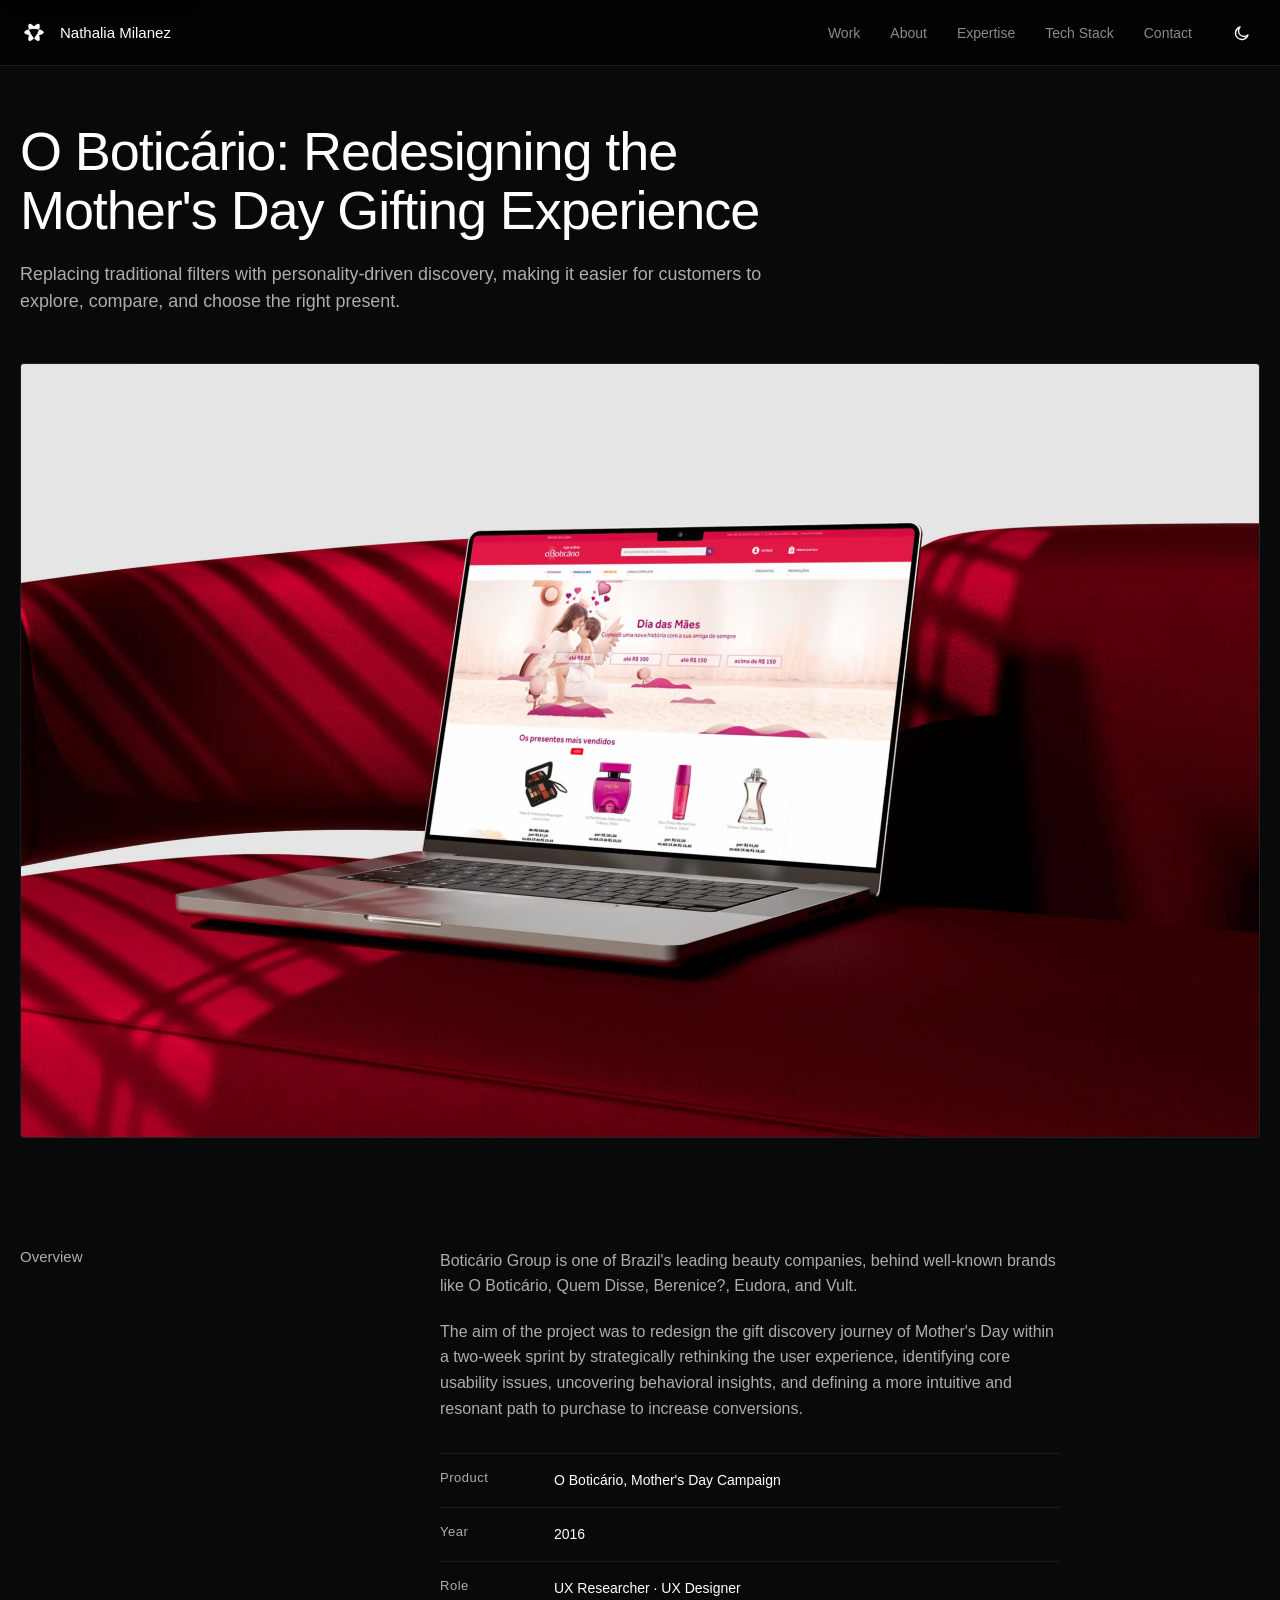
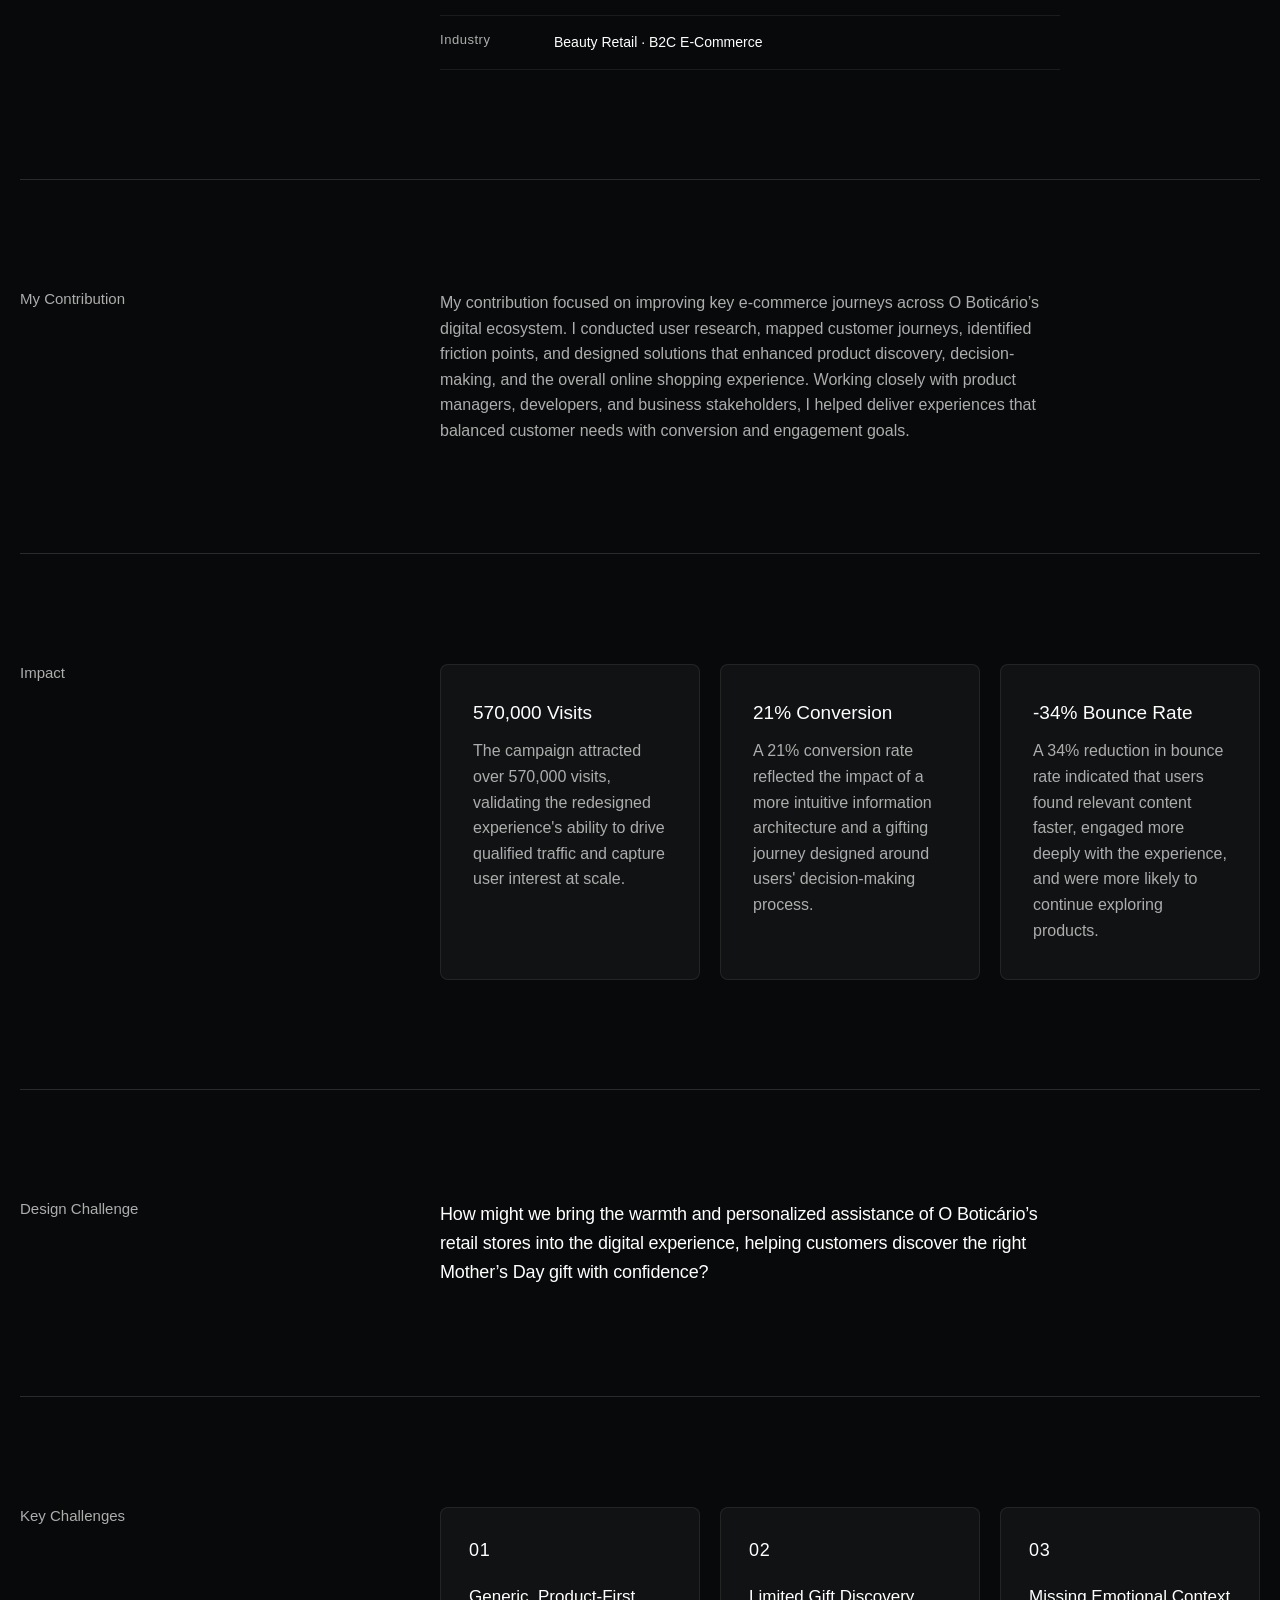
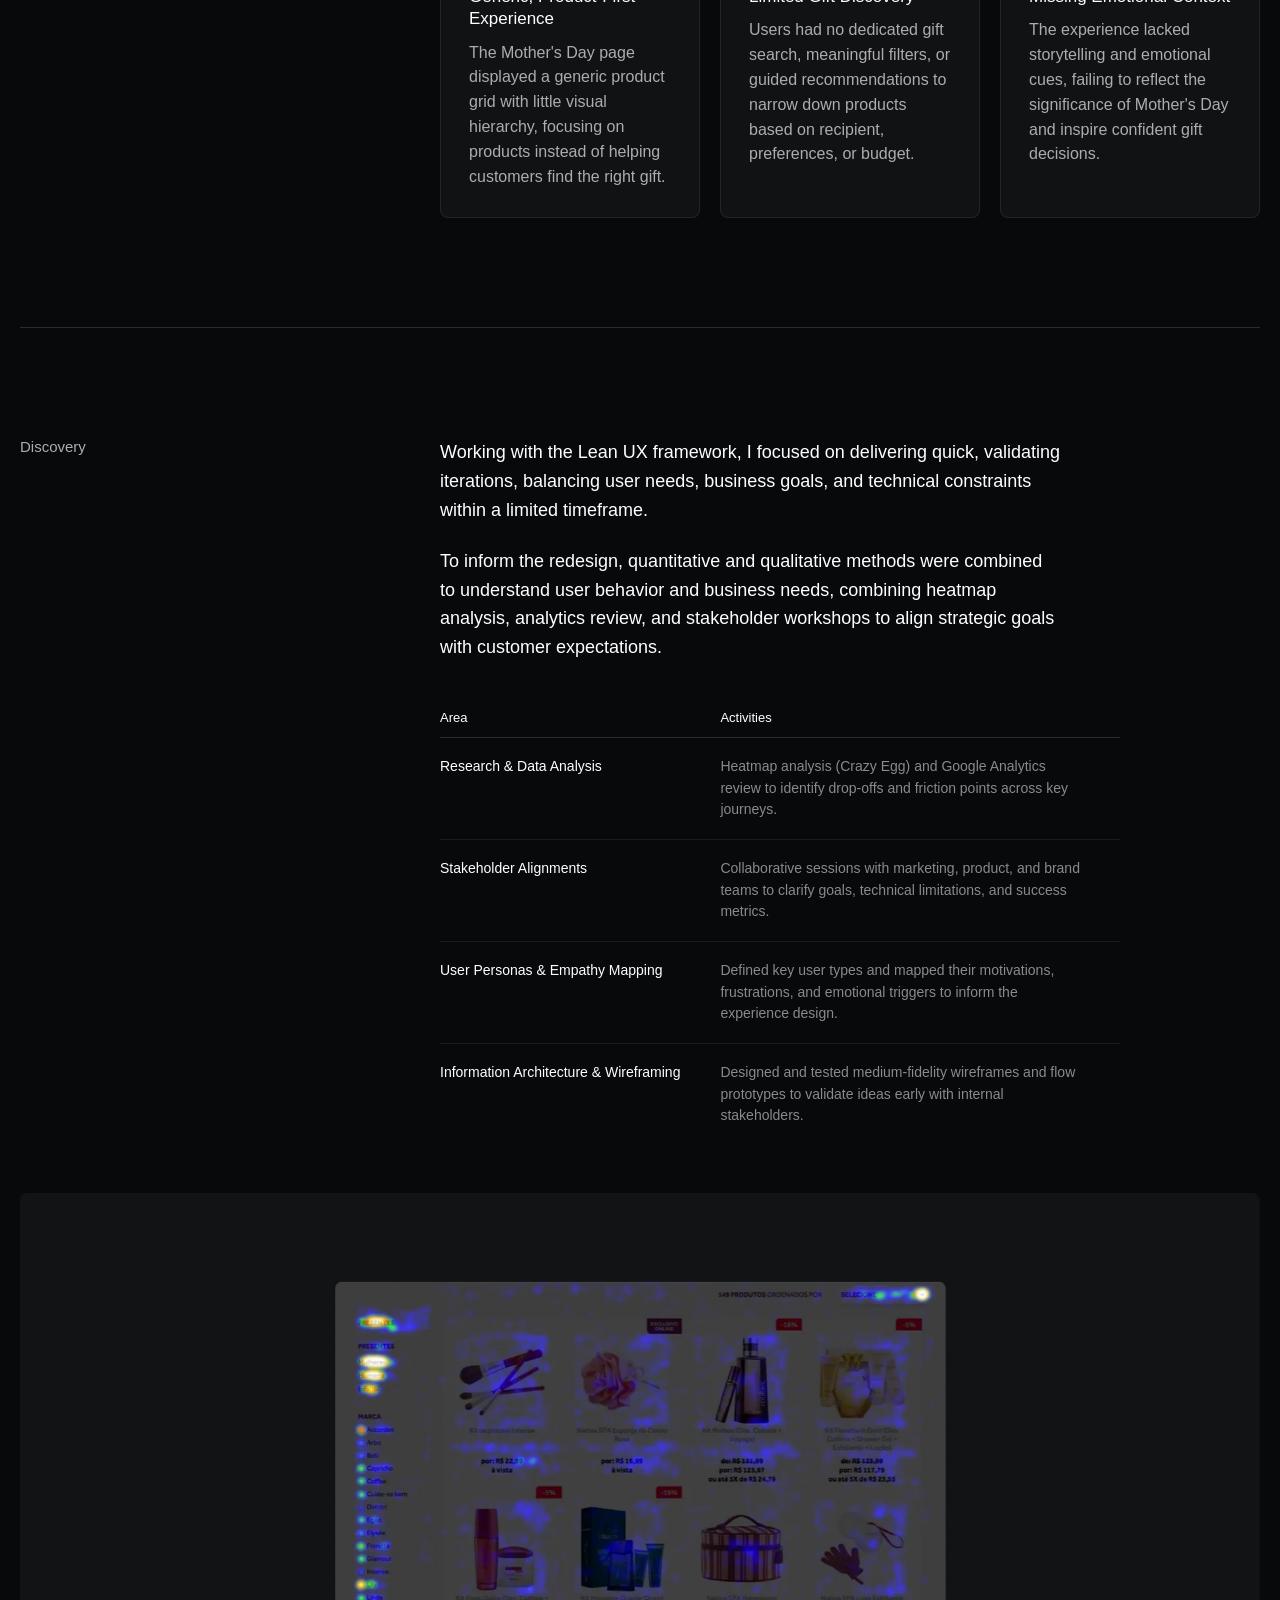
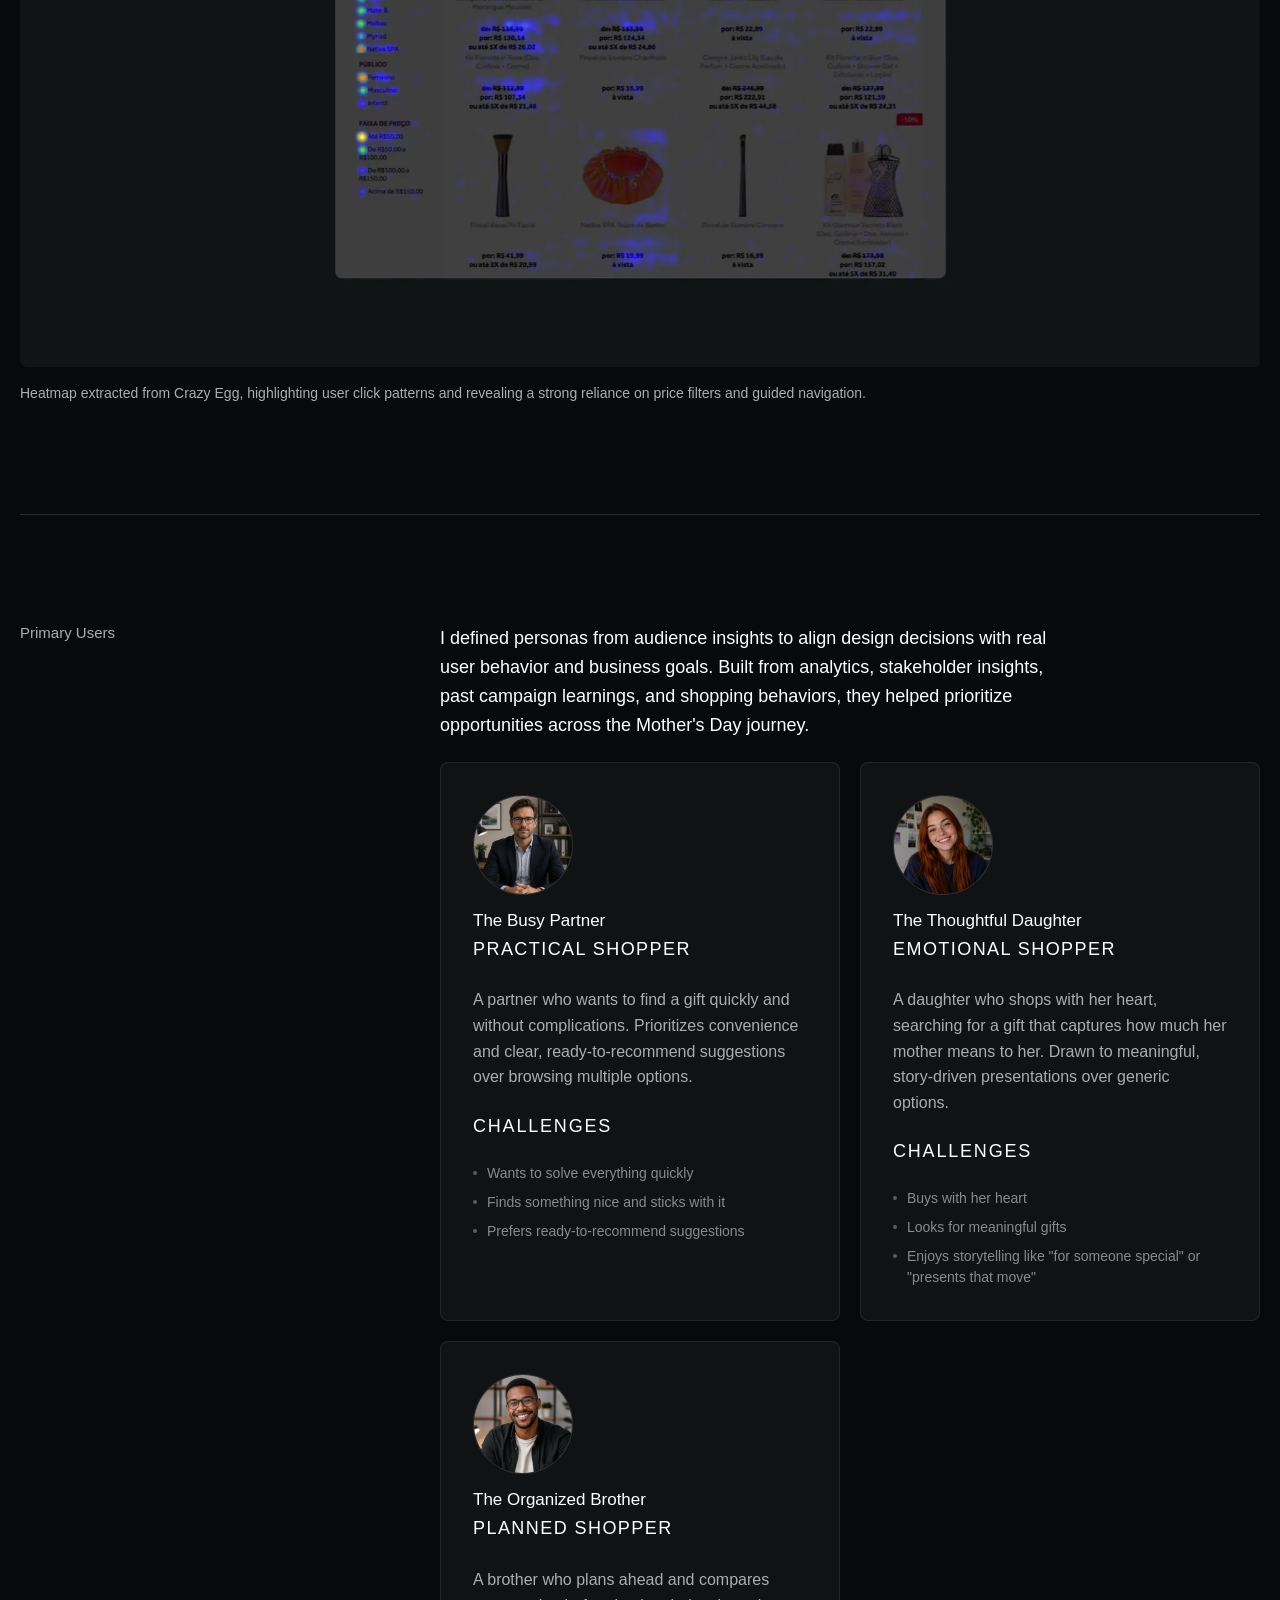
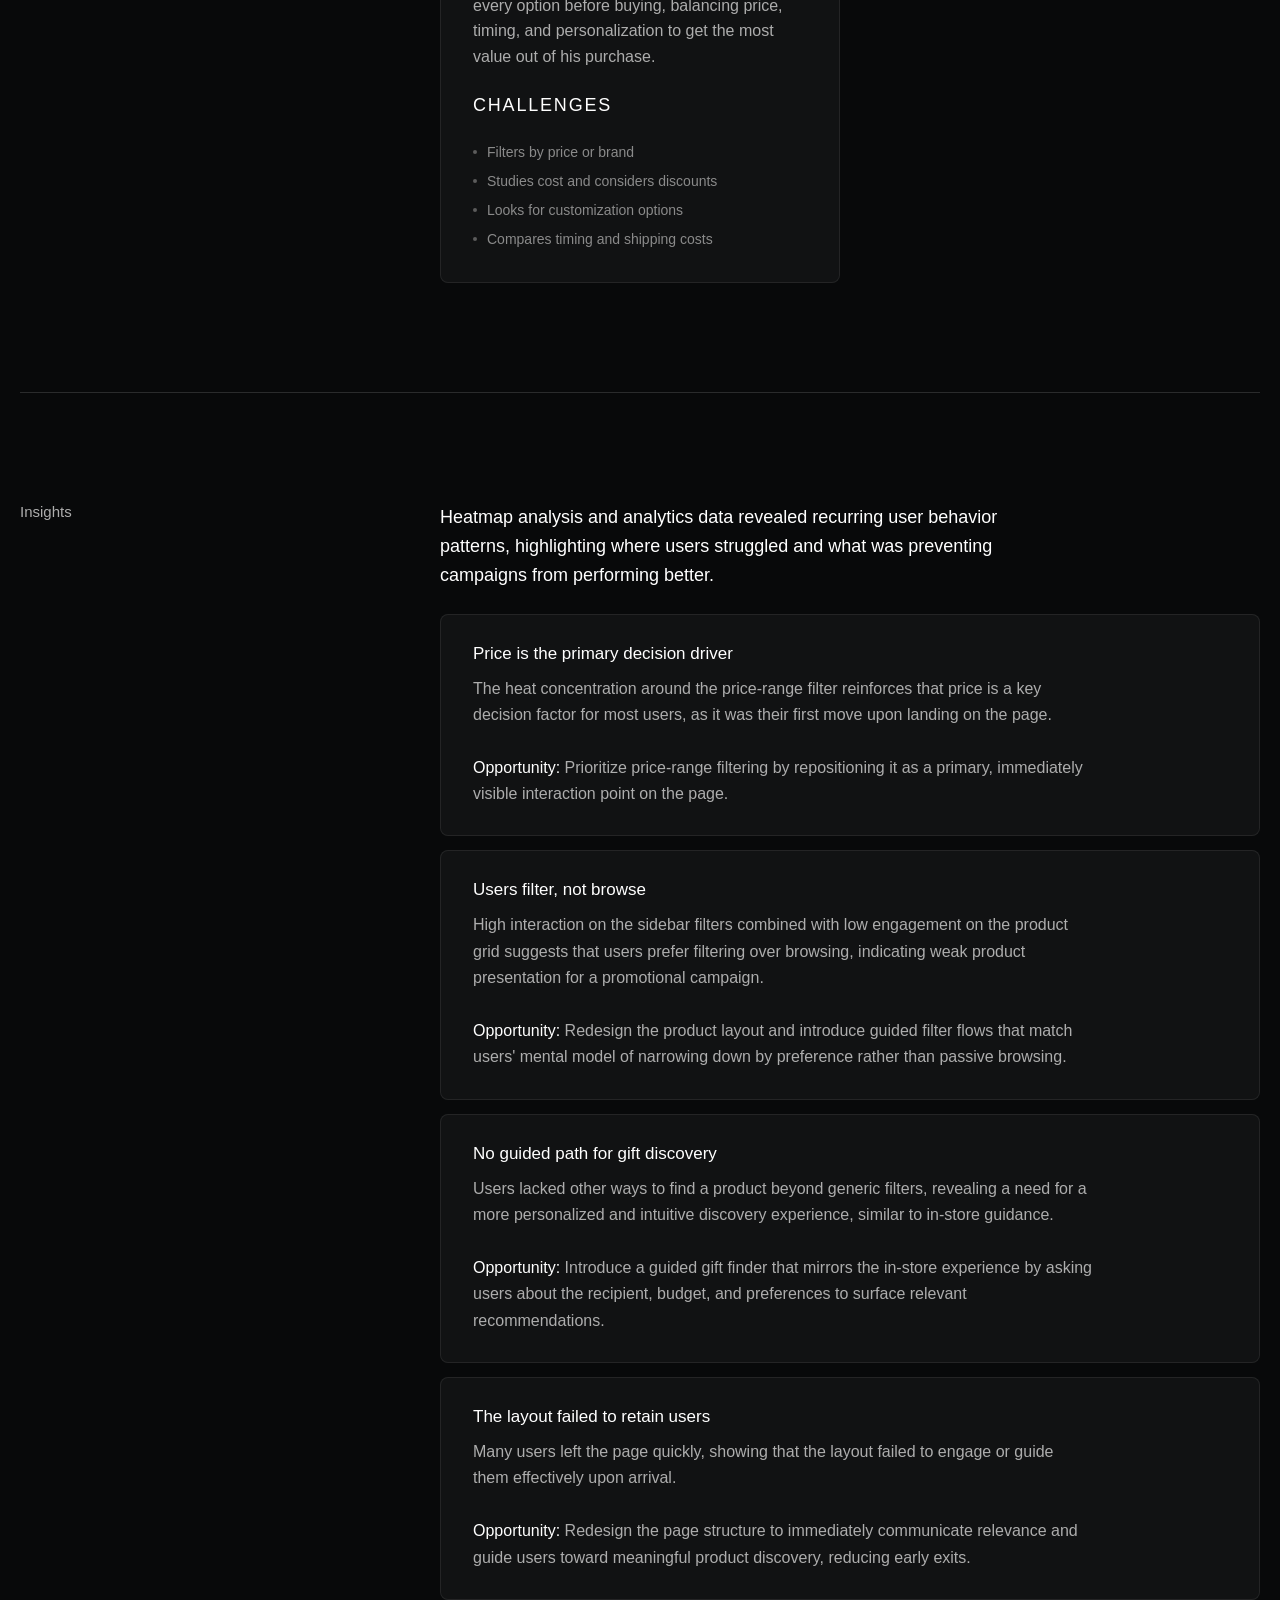
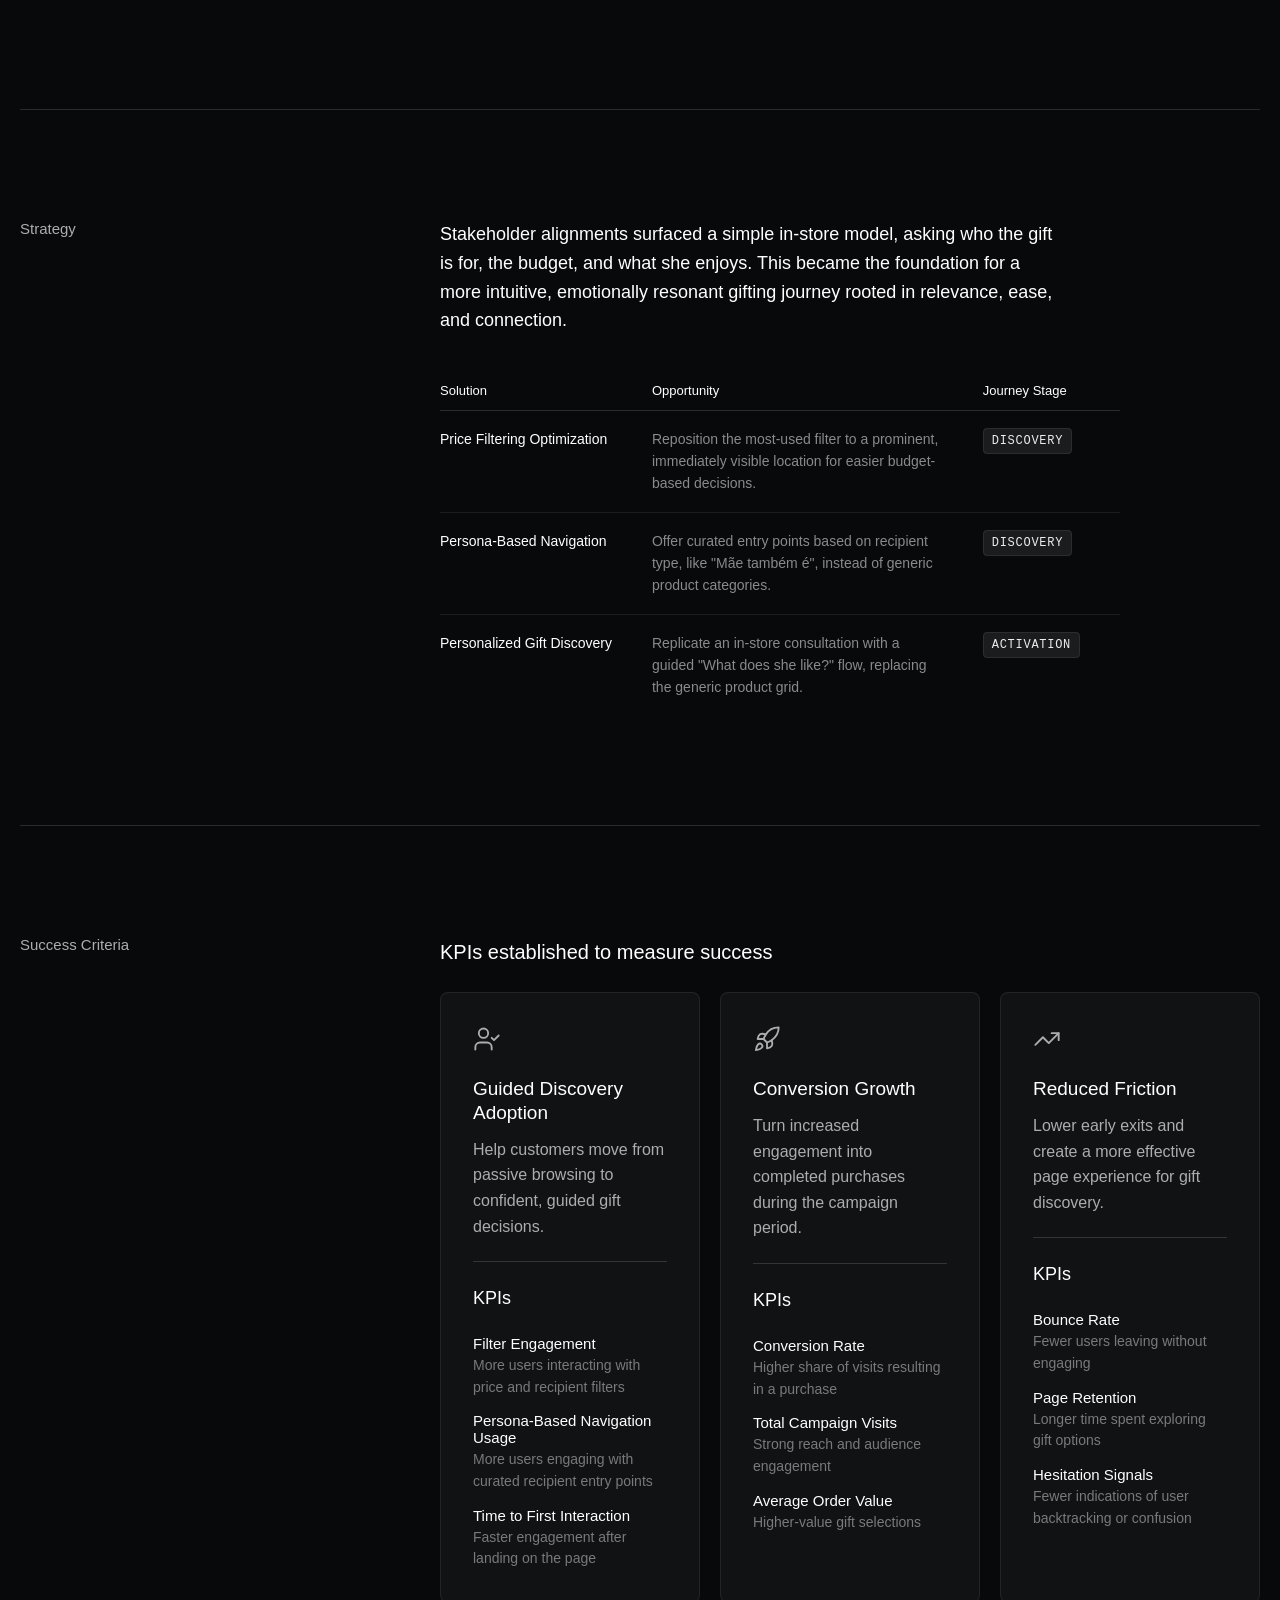
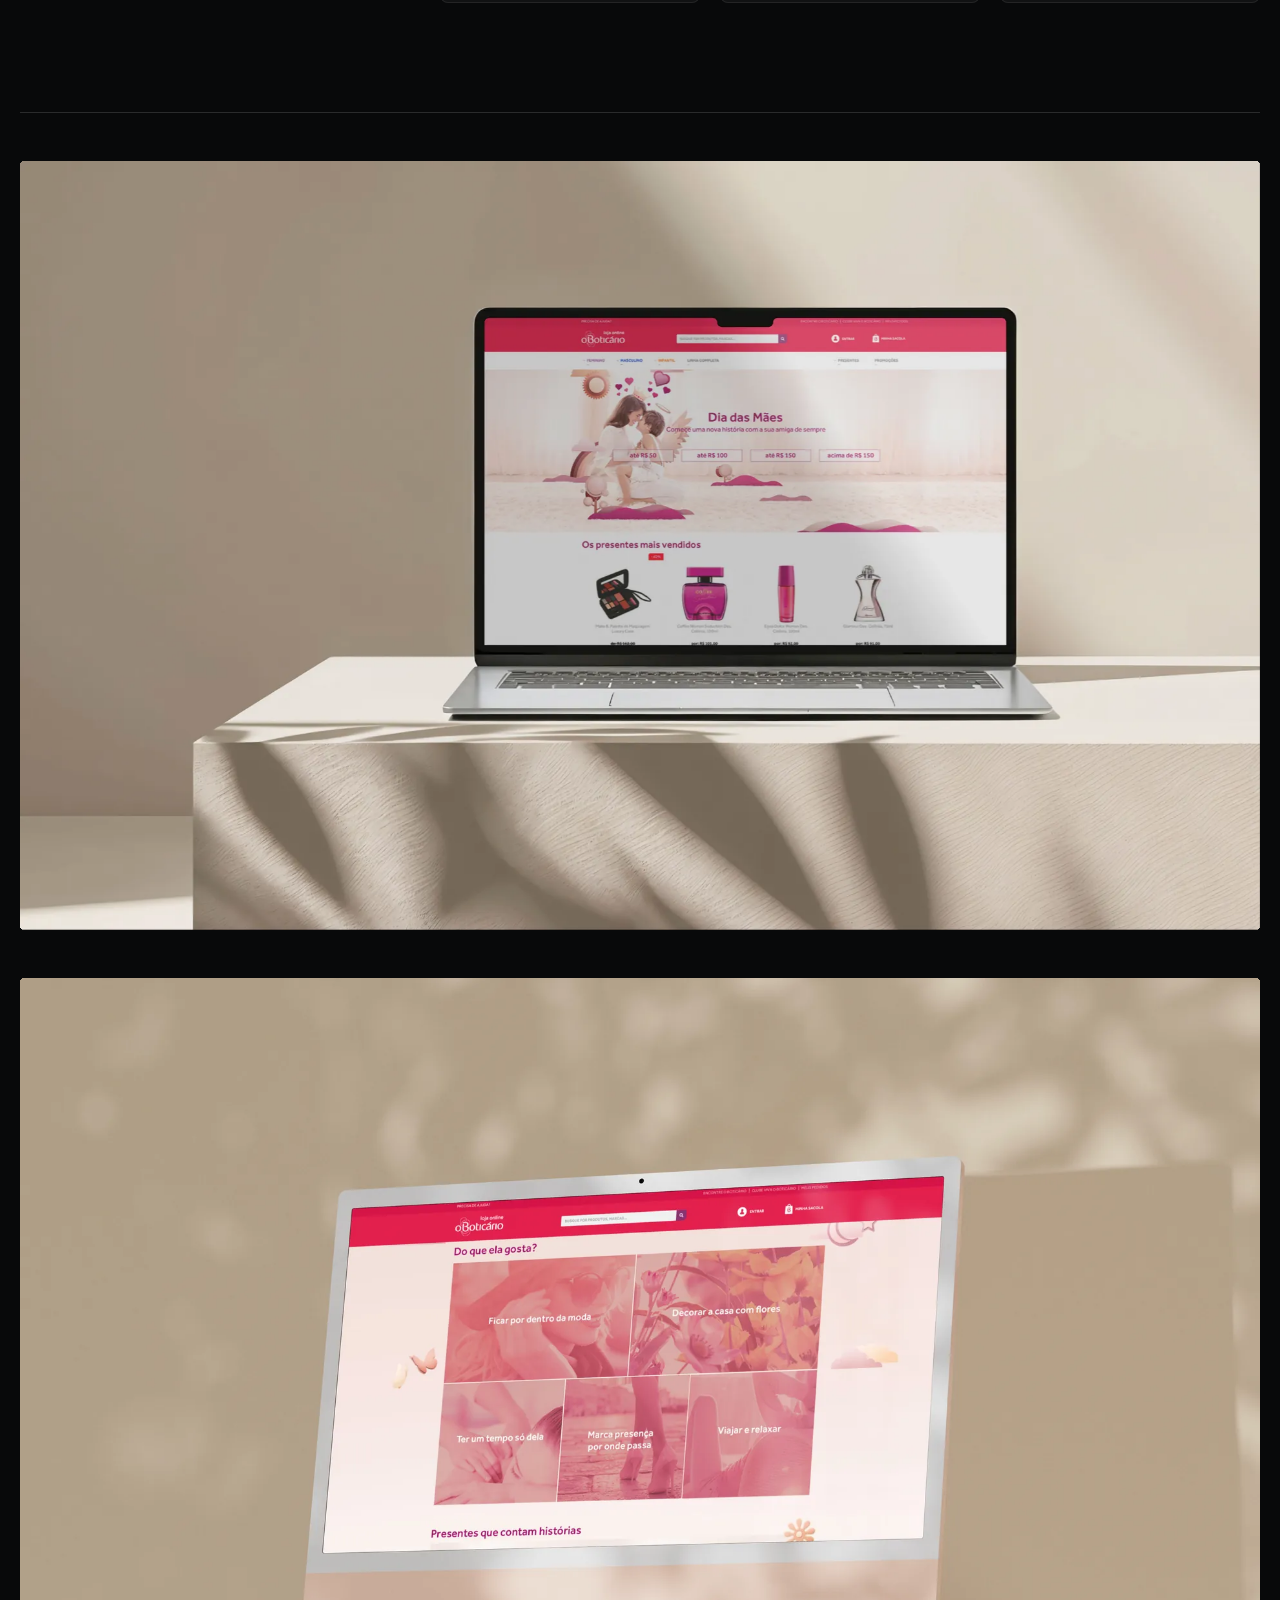
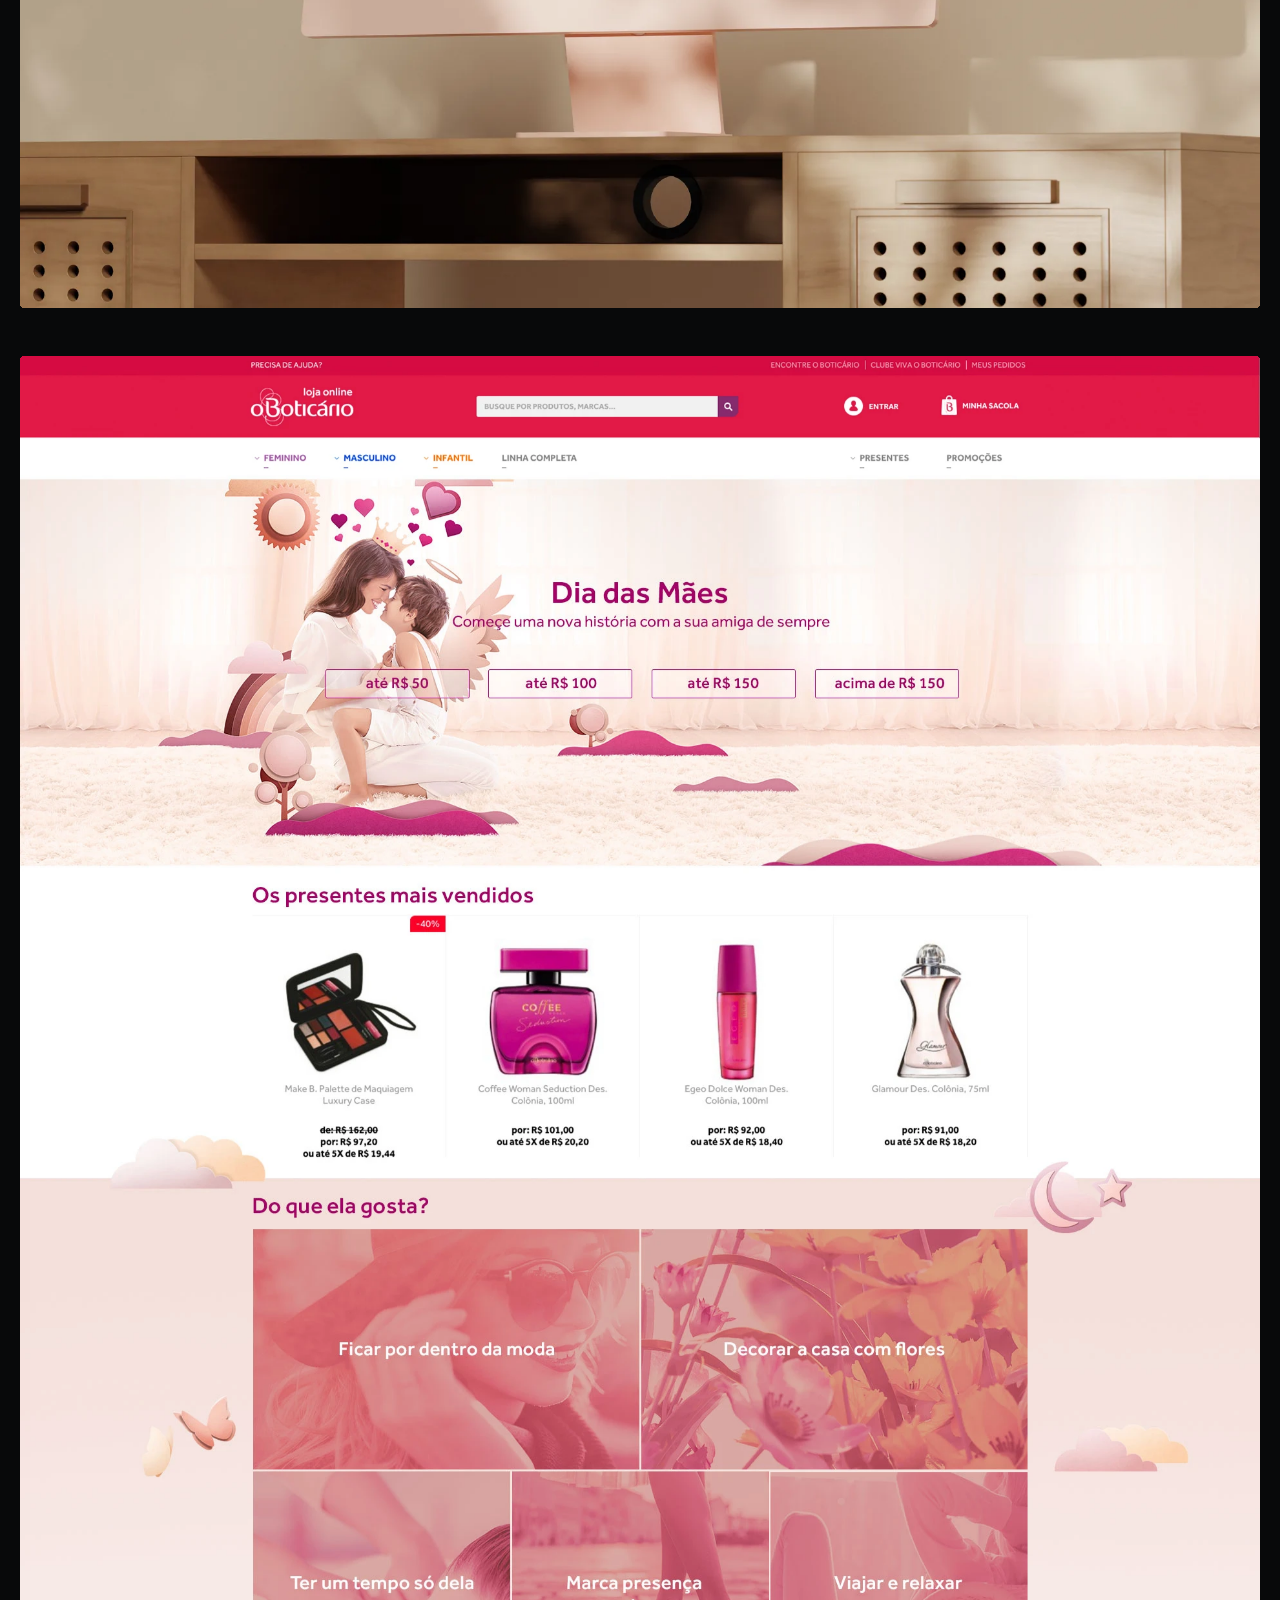
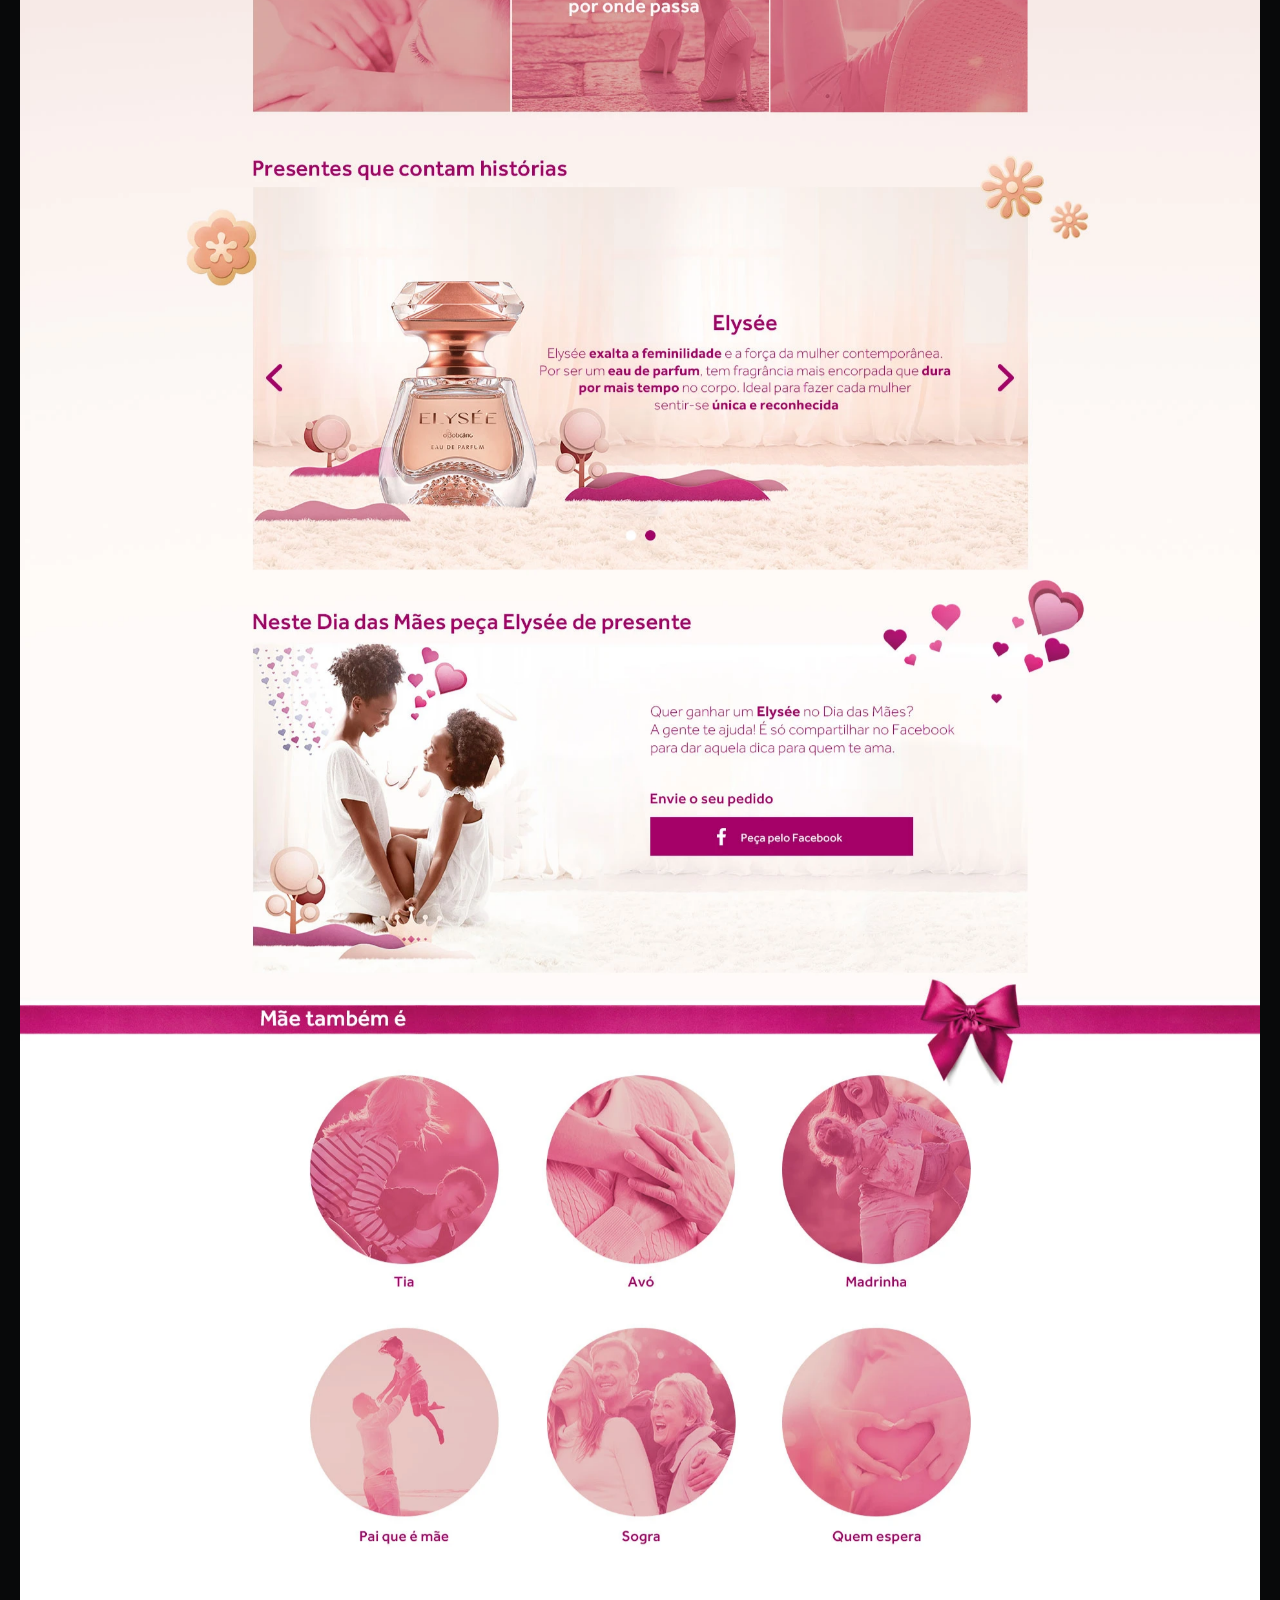
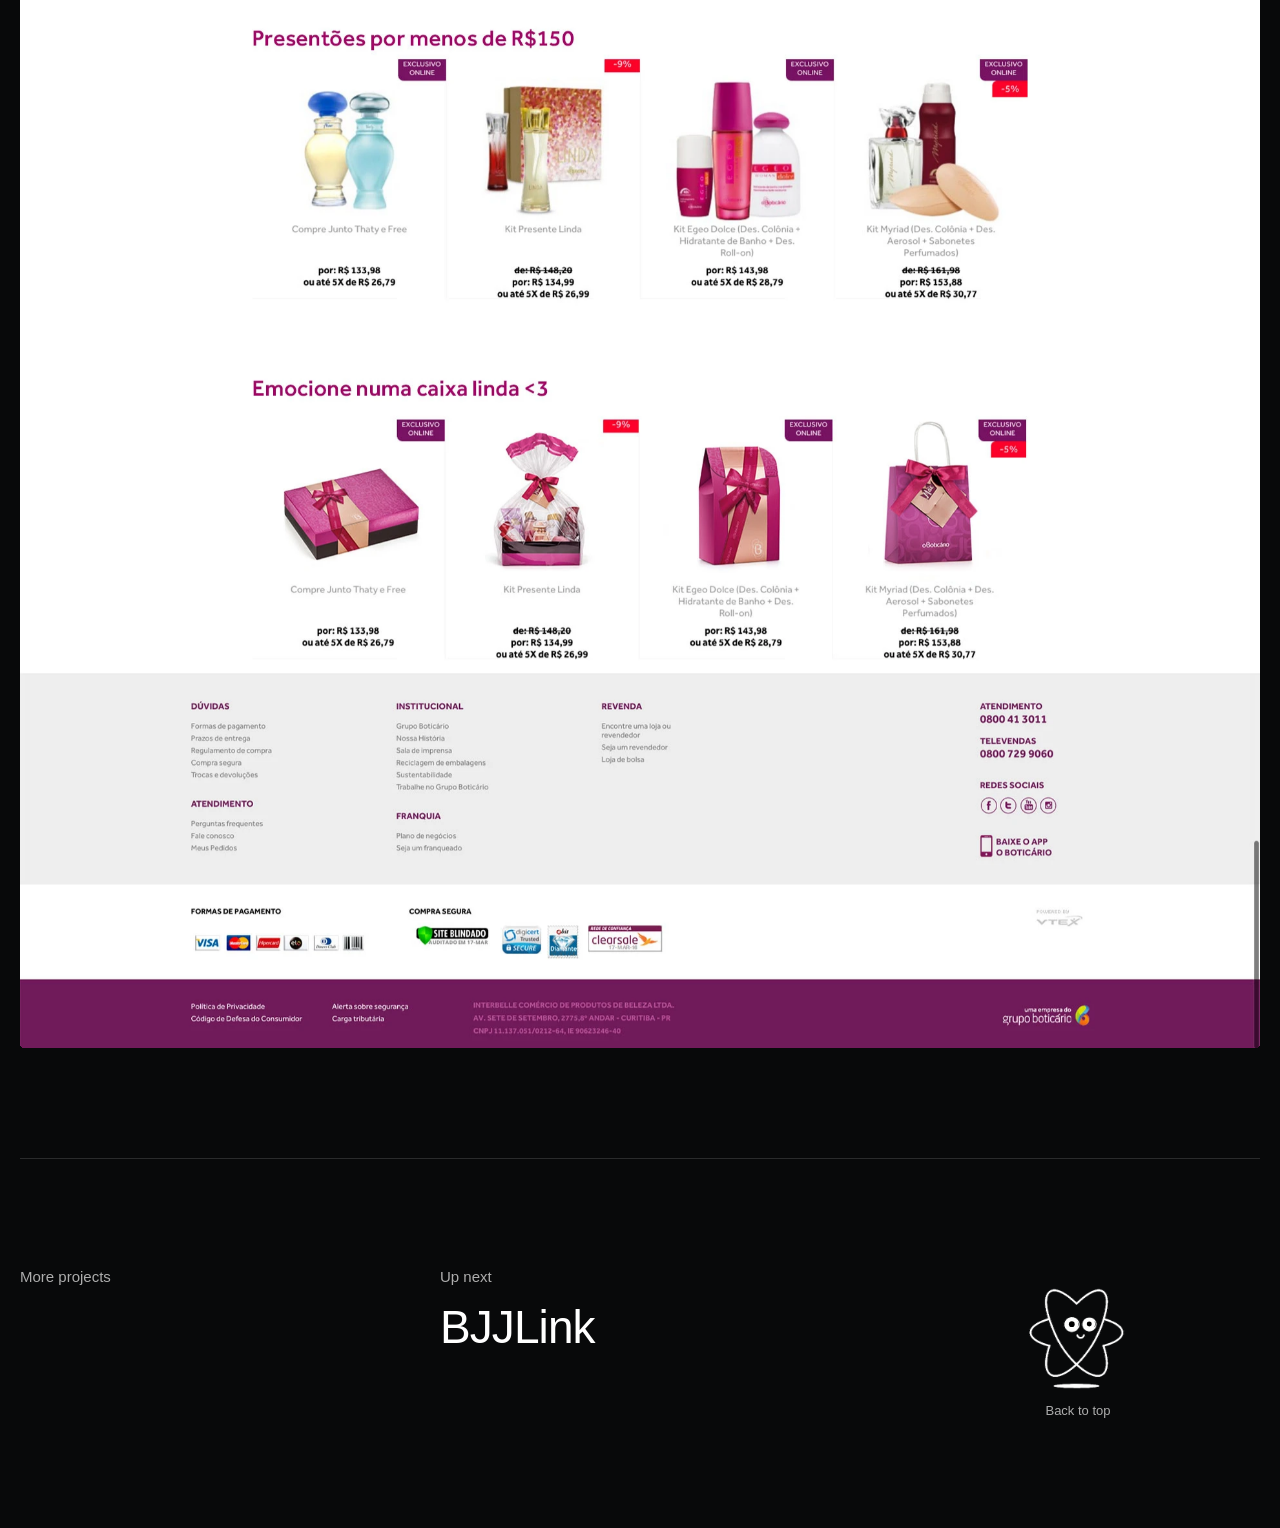
<file: work/o-boticario.html>
<!DOCTYPE html>
<html lang="en">
<head>
<meta charset="UTF-8">
<meta name="viewport" content="width=device-width, initial-scale=1.0">
<script>(function(){try{var e=performance.getEntriesByType&&performance.getEntriesByType("navigation")[0];var r=e?e.type==="reload":(performance.navigation&&performance.navigation.type===1);if(r){sessionStorage.removeItem("theme");}else if(sessionStorage.getItem("theme")==="light"){document.documentElement.setAttribute("data-theme","light");}}catch(e){}})();</script>
<title>O Boticário, Nathalia Milanez</title>
<meta name="description" content="Designing intuitive campaign experiences for one of Latin America's leading beauty brands, improving usability, strengthening engagement and driving conversion.">
<link rel="icon" type="image/webp" href="../assets/favicon.webp">
<link rel="preconnect" href="https://api.fontshare.com">
<link rel="preconnect" href="https://cdn.fontshare.com" crossorigin>
<link href="https://api.fontshare.com/v2/css?f[]=general-sans@400,500&display=swap" rel="stylesheet">
<link rel="stylesheet" href="../css/style.css">
<link rel="stylesheet" href="../css/case-study.css">
</head>
<body>

<a href="#top" class="skip-link">Skip to main content</a>

<div class="page-overlay" id="pageOverlay" data-flicker="true">
  <div class="page-overlay-brand">
    <img src="../assets/logo.webp" alt="" class="logo-mark" width="240" height="240" decoding="async">
    <span class="page-overlay-name">Nathalia Milanez</span>
  </div>
</div>

<header class="site-header" id="siteHeader">
  <a href="../index.html#top" class="logo-link" aria-label="Nathalia Milanez — home">
    <img src="../assets/logo.webp" alt="" class="logo-mark" width="240" height="240" decoding="async">
    <span class="logo-name">Nathalia Milanez</span>
  </a>
  <div class="site-header-right">
    <nav class="site-nav" id="siteNav">
      <a href="../index.html#work" class="nav-link">Work</a>
      <a href="../index.html#about" class="nav-link">About</a>
      <a href="../index.html#focus" class="nav-link">Expertise</a>
      <a href="../index.html#tech-stack" class="nav-link">Tech Stack</a>
      <a href="../index.html#contact" class="nav-link">Contact</a>
    </nav>
    <div class="site-header-actions">
      <button type="button" class="theme-toggle" id="themeToggle" aria-label="Toggle light and dark theme">
        <svg class="theme-toggle-icon icon-moon" viewBox="0 0 24 24" fill="none" aria-hidden="true">
          <path d="M20 14.5A8.5 8.5 0 1 1 9.5 4A7 7 0 0 0 20 14.5Z" stroke="currentColor" stroke-width="1.8" stroke-linejoin="round"/>
        </svg>
        <svg class="theme-toggle-icon icon-sun" viewBox="0 0 24 24" fill="none" aria-hidden="true">
          <circle cx="12" cy="12" r="4.2" stroke="currentColor" stroke-width="1.8"/>
          <path d="M12 2.5V5" stroke="currentColor" stroke-width="1.8" stroke-linecap="round"/>
          <path d="M12 19V21.5" stroke="currentColor" stroke-width="1.8" stroke-linecap="round"/>
          <path d="M4.2 4.2L6 6" stroke="currentColor" stroke-width="1.8" stroke-linecap="round"/>
          <path d="M18 18L19.8 19.8" stroke="currentColor" stroke-width="1.8" stroke-linecap="round"/>
          <path d="M2.5 12H5" stroke="currentColor" stroke-width="1.8" stroke-linecap="round"/>
          <path d="M19 12H21.5" stroke="currentColor" stroke-width="1.8" stroke-linecap="round"/>
          <path d="M4.2 19.8L6 18" stroke="currentColor" stroke-width="1.8" stroke-linecap="round"/>
          <path d="M18 6L19.8 4.2" stroke="currentColor" stroke-width="1.8" stroke-linecap="round"/>
        </svg>
      </button>
      <button type="button" class="nav-toggle" id="navToggle" aria-label="Open menu" aria-expanded="false" aria-controls="siteNav">
        <span class="nav-toggle-bar"></span>
        <span class="nav-toggle-bar"></span>
        <span class="nav-toggle-bar"></span>
      </button>
    </div>
  </div>
</header>

<main id="top" tabindex="-1">

  <!-- HERO -->
  <section class="cs-hero reveal">
    <div class="cs-hero-copy">
      <h1>O Boticário: Redesigning the Mother's Day Gifting Experience</h1>
      <p class="cs-hero-sub">Replacing traditional filters with personality-driven discovery, making it easier for customers to explore, compare, and choose the right present.</p>
    </div>
  </section>

  <!-- PROJECT OVERVIEW PHOTO -->
  <section class="cs-overview-photo reveal">
    <div class="project-thumb cs-overview-thumb">
      <img class="project-thumb-img" src="../assets/work/oboticario/oboticario-card.webp" alt="O Boticário" width="2400" height="1600" decoding="async" fetchpriority="high">
    </div>
  </section>

  <!-- PROJECT OVERVIEW -->
  <section class="split-section reveal" aria-labelledby="overview-heading">
    <div class="split-label"><h2 id="overview-heading">Overview</h2></div>
    <div class="split-content cs-wide">
      <div class="cs-overview-text">
        <p>Boticário Group is one of Brazil's leading beauty companies, behind well-known brands like O Boticário, Quem Disse, Berenice?, Eudora, and Vult.</p>
        <p>The aim of the project was to redesign the gift discovery journey of Mother's Day within a two-week sprint by strategically rethinking the user experience, identifying core usability issues, uncovering behavioral insights, and defining a more intuitive and resonant path to purchase to increase conversions.</p>
        <div class="cs-meta-table">
          <div class="cs-meta-row">
            <span class="cs-meta-row-label">Product</span>
            <span class="cs-meta-row-value">O Boticário, Mother's Day Campaign</span>
          </div>
          <div class="cs-meta-row">
            <span class="cs-meta-row-label">Year</span>
            <span class="cs-meta-row-value">2016</span>
          </div>
          <div class="cs-meta-row">
            <span class="cs-meta-row-label">Role</span>
            <span class="cs-meta-row-value">UX Researcher · UX Designer</span>
          </div>
          <div class="cs-meta-row">
            <span class="cs-meta-row-label">Industry</span>
            <span class="cs-meta-row-value">Beauty Retail · B2C E-Commerce</span>
          </div>
        </div>
      </div>
    </div>
  </section>

  <!-- MY CONTRIBUTION -->
  <section class="split-section reveal" aria-labelledby="contribution-heading">
    <div class="split-label"><h2 id="contribution-heading">My Contribution</h2></div>
    <div class="split-content cs-wide">
      <div class="cs-overview-text">
        <p>My contribution focused on improving key e-commerce journeys across O Boticário&rsquo;s digital ecosystem. I conducted user research, mapped customer journeys, identified friction points, and designed solutions that enhanced product discovery, decision-making, and the overall online shopping experience. Working closely with product managers, developers, and business stakeholders, I helped deliver experiences that balanced customer needs with conversion and engagement goals.</p>
      </div>
    </div>
  </section>

  <!-- IMPACT -->
  <section class="split-section reveal" aria-labelledby="impact-heading">
    <div class="split-label"><h2 id="impact-heading">Impact</h2></div>
    <div class="split-content cs-wide">
      <div class="impact-grid">
        <div class="impact-card card-surface">
          <h3 class="impact-title">570,000 Visits</h3>
          <p class="impact-desc">The campaign attracted over 570,000 visits, validating the redesigned experience's ability to drive qualified traffic and capture user interest at scale.</p>
        </div>
        <div class="impact-card card-surface">
          <h3 class="impact-title">21% Conversion</h3>
          <p class="impact-desc">A 21% conversion rate reflected the impact of a more intuitive information architecture and a gifting journey designed around users' decision-making process.</p>
        </div>
        <div class="impact-card card-surface">
          <h3 class="impact-title">-34% Bounce Rate</h3>
          <p class="impact-desc">A 34% reduction in bounce rate indicated that users found relevant content faster, engaged more deeply with the experience, and were more likely to continue exploring products.</p>
        </div>
      </div>
    </div>
  </section>

  <!-- THE PROBLEM (quote) -->
  <section class="split-section reveal" aria-labelledby="design-challenge-heading">
    <div class="split-label"><h2 id="design-challenge-heading">Design Challenge</h2></div>
    <div class="split-content cs-wide">
      <p class="cs-quote-text">How might we bring the warmth and personalized assistance of O Boticário&rsquo;s retail stores into the digital experience, helping customers discover the right Mother&rsquo;s Day gift with confidence?</p>
    </div>
  </section>

  <!-- KEY CHALLENGES -->
  <section class="split-section reveal" aria-labelledby="key-challenges-heading">
    <div class="split-label"><h2 id="key-challenges-heading">Key Challenges</h2></div>
    <div class="split-content cs-wide">
      <div class="cs-challenges-grid">
        <div class="challenge-card card-surface">
          <p class="challenge-num">01</p>
          <h3 class="challenge-title">Generic, Product-First Experience</h3>
          <p class="challenge-desc">The Mother's Day page displayed a generic product grid with little visual hierarchy, focusing on products instead of helping customers find the right gift.</p>
        </div>
        <div class="challenge-card card-surface">
          <p class="challenge-num">02</p>
          <h3 class="challenge-title">Limited Gift Discovery</h3>
          <p class="challenge-desc">Users had no dedicated gift search, meaningful filters, or guided recommendations to narrow down products based on recipient, preferences, or budget.</p>
        </div>
        <div class="challenge-card card-surface">
          <p class="challenge-num">03</p>
          <h3 class="challenge-title">Missing Emotional Context</h3>
          <p class="challenge-desc">The experience lacked storytelling and emotional cues, failing to reflect the significance of Mother's Day and inspire confident gift decisions.</p>
        </div>
      </div>
    </div>
  </section>

  <!-- DISCOVERY & RESEARCH -->
  <section class="split-section reveal cs-no-divider" aria-labelledby="discovery-heading">
    <div class="split-label"><h2 id="discovery-heading">Discovery</h2></div>
    <div class="split-content">
      <p>Working with the Lean UX framework, I focused on delivering quick, validating iterations, balancing user needs, business goals, and technical constraints within a limited timeframe.</p>
      <p>To inform the redesign, quantitative and qualitative methods were combined to understand user behavior and business needs, combining heatmap analysis, analytics review, and stakeholder workshops to align strategic goals with customer expectations.</p>
      <table class="cs-table">
        <thead>
          <tr><th scope="col">Area</th><th scope="col">Activities</th></tr>
        </thead>
        <tbody>
          <tr>
            <td>Research & Data Analysis</td>
            <td data-label="Activities">Heatmap analysis (Crazy Egg) and Google Analytics review to identify drop-offs and friction points across key journeys.</td>
          </tr>
          <tr>
            <td>Stakeholder Alignments</td>
            <td data-label="Activities">Collaborative sessions with marketing, product, and brand teams to clarify goals, technical limitations, and success metrics.</td>
          </tr>
          <tr>
            <td>User Personas & Empathy Mapping</td>
            <td data-label="Activities">Defined key user types and mapped their motivations, frustrations, and emotional triggers to inform the experience design.</td>
          </tr>
          <tr>
            <td>Information Architecture & Wireframing</td>
            <td data-label="Activities">Designed and tested medium-fidelity wireframes and flow prototypes to validate ideas early with internal stakeholders.</td>
          </tr>
        </tbody>
      </table>
    </div>
  </section>

  <!-- RESEARCH PHOTO -->
  <section class="cs-overview-photo reveal" style="padding-top: 0;">
    <figure class="photo-figure">
      <div class="project-thumb cs-overview-thumb cs-thumb-contain" style="aspect-ratio: 1920 / 1199; border: none; background: transparent;">
        <img class="project-thumb-img" src="../assets/work/oboticario/boticario-heatmap-2.webp?v=4" alt="Heatmap Analysis, Crazy Egg" width="1920" height="1199" loading="lazy" decoding="async">
      </div>
      <figcaption class="photo-caption">Heatmap extracted from Crazy Egg, highlighting user click patterns and revealing a strong reliance on price filters and guided navigation.</figcaption>
    </figure>
  </section>

  <!-- KEY USER PERSONAS -->
  <section class="split-section cs-after-photo reveal" aria-labelledby="primary-users-heading">
    <div class="split-label"><h2 id="primary-users-heading">Primary Users</h2></div>
    <div class="split-content cs-wide">
      <p style="max-width:640px;">I defined personas from audience insights to align design decisions with real user behavior and business goals. Built from analytics, stakeholder insights, past campaign learnings, and shopping behaviors, they helped prioritize opportunities across the Mother's Day journey.</p>
      <div class="personas-grid">

        <div class="persona-card card-surface">
          <div class="persona-header">
            <div class="persona-avatar"><img src="../assets/work/oboticario/Busy-Partner.webp" alt="The Busy Partner" width="300" height="300" loading="lazy" decoding="async"></div>
            <div>
              <h3 class="persona-name">The Busy Partner</h3>
              <p class="persona-badge">Practical Shopper</p>
            </div>
          </div>
          <p class="persona-desc">A partner who wants to find a gift quickly and without complications. Prioritizes convenience and clear, ready-to-recommend suggestions over browsing multiple options.</p>
          <p class="persona-sub">Challenges</p>
          <ul class="persona-list" role="list">
            <li>Wants to solve everything quickly</li>
            <li>Finds something nice and sticks with it</li>
            <li>Prefers ready-to-recommend suggestions</li>
          </ul>
        </div>

        <div class="persona-card card-surface">
          <div class="persona-header">
            <div class="persona-avatar"><img src="../assets/work/oboticario/Thoughtful-Daughter.webp" alt="The Thoughtful Daughter" width="300" height="300" loading="lazy" decoding="async"></div>
            <div>
              <h3 class="persona-name">The Thoughtful Daughter</h3>
              <p class="persona-badge">Emotional Shopper</p>
            </div>
          </div>
          <p class="persona-desc">A daughter who shops with her heart, searching for a gift that captures how much her mother means to her. Drawn to meaningful, story-driven presentations over generic options.</p>
          <p class="persona-sub">Challenges</p>
          <ul class="persona-list" role="list">
            <li>Buys with her heart</li>
            <li>Looks for meaningful gifts</li>
            <li>Enjoys storytelling like "for someone special" or "presents that move"</li>
          </ul>
        </div>

        <div class="persona-card card-surface">
          <div class="persona-header">
            <div class="persona-avatar"><img src="../assets/work/oboticario/Organized-Brother.webp" alt="The Organized Brother" width="300" height="300" loading="lazy" decoding="async"></div>
            <div>
              <h3 class="persona-name">The Organized Brother</h3>
              <p class="persona-badge">Planned Shopper</p>
            </div>
          </div>
          <p class="persona-desc">A brother who plans ahead and compares every option before buying, balancing price, timing, and personalization to get the most value out of his purchase.</p>
          <p class="persona-sub">Challenges</p>
          <ul class="persona-list" role="list">
            <li>Filters by price or brand</li>
            <li>Studies cost and considers discounts</li>
            <li>Looks for customization options</li>
            <li>Compares timing and shipping costs</li>
          </ul>
        </div>

      </div>
    </div>
  </section>

  <!-- INSIGHTS & OPPORTUNITIES -->
  <section class="split-section reveal" aria-labelledby="insights-heading">
    <div class="split-label"><h2 id="insights-heading">Insights</h2></div>
    <div class="split-content cs-wide">
      <p style="max-width:620px;">Heatmap analysis and analytics data revealed recurring user behavior patterns, highlighting where users struggled and what was preventing campaigns from performing better.</p>
      <ul class="learnings-list" role="list">
        <li class="learning-card card-surface">
          <h3 class="learning-title">Price is the primary decision driver</h3>
          <p class="learning-desc">The heat concentration around the price-range filter reinforces that price is a key decision factor for most users, as it was their first move upon landing on the page.<br><br><strong>Opportunity:</strong> Prioritize price-range filtering by repositioning it as a primary, immediately visible interaction point on the page.</p>
        </li>
        <li class="learning-card card-surface">
          <h3 class="learning-title">Users filter, not browse</h3>
          <p class="learning-desc">High interaction on the sidebar filters combined with low engagement on the product grid suggests that users prefer filtering over browsing, indicating weak product presentation for a promotional campaign.<br><br><strong>Opportunity:</strong> Redesign the product layout and introduce guided filter flows that match users' mental model of narrowing down by preference rather than passive browsing.</p>
        </li>
        <li class="learning-card card-surface">
          <h3 class="learning-title">No guided path for gift discovery</h3>
          <p class="learning-desc">Users lacked other ways to find a product beyond generic filters, revealing a need for a more personalized and intuitive discovery experience, similar to in-store guidance.<br><br><strong>Opportunity:</strong> Introduce a guided gift finder that mirrors the in-store experience by asking users about the recipient, budget, and preferences to surface relevant recommendations.</p>
        </li>
        <li class="learning-card card-surface">
          <h3 class="learning-title">The layout failed to retain users</h3>
          <p class="learning-desc">Many users left the page quickly, showing that the layout failed to engage or guide them effectively upon arrival.<br><br><strong>Opportunity:</strong> Redesign the page structure to immediately communicate relevance and guide users toward meaningful product discovery, reducing early exits.</p>
        </li>
      </ul>
    </div>
  </section>

  <!-- PRODUCT STRATEGY -->
  <section class="split-section reveal" aria-labelledby="strategy-heading">
    <div class="split-label"><h2 id="strategy-heading">Strategy</h2></div>
    <div class="split-content">
      <p>Stakeholder alignments surfaced a simple in-store model, asking who the gift is for, the budget, and what she enjoys. This became the foundation for a more intuitive, emotionally resonant gifting journey rooted in relevance, ease, and connection.</p>
      <table class="cs-table">
        <thead>
          <tr><th scope="col">Solution</th><th scope="col">Opportunity</th><th scope="col">Journey Stage</th></tr>
        </thead>
        <tbody>
          <tr>
            <td>Price Filtering Optimization</td>
            <td data-label="Opportunity">Reposition the most-used filter to a prominent, immediately visible location for easier budget-based decisions.</td>
            <td data-label="Journey Stage"><span class="tag">DISCOVERY</span></td>
          </tr>
          <tr>
            <td>Persona-Based Navigation</td>
            <td data-label="Opportunity">Offer curated entry points based on recipient type, like "Mãe também é", instead of generic product categories.</td>
            <td data-label="Journey Stage"><span class="tag">DISCOVERY</span></td>
          </tr>
          <tr>
            <td>Personalized Gift Discovery</td>
            <td data-label="Opportunity">Replicate an in-store consultation with a guided "What does she like?" flow, replacing the generic product grid.</td>
            <td data-label="Journey Stage"><span class="tag">ACTIVATION</span></td>
          </tr>
        </tbody>
      </table>
    </div>
  </section>

  <!-- WHAT SUCCESS LOOKED LIKE -->
  <section class="split-section reveal" aria-labelledby="success-criteria-heading">
    <div class="split-label"><h2 id="success-criteria-heading">Success Criteria</h2></div>
    <div class="split-content cs-wide">
      <p class="cs-lead" style="margin-bottom: 4px; color: var(--white); font-size: 20px; font-weight: 500;">KPIs established to measure success</p>
      <div class="success-grid">

        <div class="success-card card-surface">
          <div class="success-card-top">
            <svg class="success-icon" width="28" height="28" viewBox="0 0 24 24" fill="none" stroke="currentColor" stroke-width="1.6" stroke-linecap="round" stroke-linejoin="round"><path d="M16 21v-2a4 4 0 0 0-4-4H6a4 4 0 0 0-4 4v2"/><circle cx="9" cy="7" r="4"/><polyline points="16 11 18 13 22 9"/></svg>
          </div>
          <h3 class="success-card-title">Guided Discovery Adoption</h3>
          <p class="success-card-desc">Help customers move from passive browsing to confident, guided gift decisions.</p>
          <div class="success-divider"></div>
          <p class="persona-sub" style="text-transform: none; letter-spacing: normal;">KPIs</p>
          <div class="success-metrics">
            <div>
              <span class="success-metric-label">Filter Engagement</span>
              <span class="success-metric-value">More users interacting with price and recipient filters</span>
            </div>
            <div>
              <span class="success-metric-label">Persona-Based Navigation Usage</span>
              <span class="success-metric-value">More users engaging with curated recipient entry points</span>
            </div>
            <div>
              <span class="success-metric-label">Time to First Interaction</span>
              <span class="success-metric-value">Faster engagement after landing on the page</span>
            </div>
          </div>
        </div>

        <div class="success-card card-surface">
          <div class="success-card-top">
            <svg class="success-icon" width="28" height="28" viewBox="0 0 24 24" fill="none" stroke="currentColor" stroke-width="1.6" stroke-linecap="round" stroke-linejoin="round"><path d="M4.5 16.5c-1.5 1.26-2 5-2 5s3.74-.5 5-2c.71-.84.7-2.13-.09-2.91a2.18 2.18 0 0 0-2.91-.09z"/><path d="m12 15-3-3a22 22 0 0 1 2-3.95A12.88 12.88 0 0 1 22 2c0 2.72-.78 7.5-6 11a22.35 22.35 0 0 1-4 2z"/><path d="M9 12H4s.55-3.03 2-4c1.62-1.08 5 0 5 0"/><path d="M12 15v5s3.03-.55 4-2c1.08-1.62 0-5 0-5"/></svg>
          </div>
          <h3 class="success-card-title">Conversion Growth</h3>
          <p class="success-card-desc">Turn increased engagement into completed purchases during the campaign period.</p>
          <div class="success-divider"></div>
          <p class="persona-sub" style="text-transform: none; letter-spacing: normal;">KPIs</p>
          <div class="success-metrics">
            <div>
              <span class="success-metric-label">Conversion Rate</span>
              <span class="success-metric-value">Higher share of visits resulting in a purchase</span>
            </div>
            <div>
              <span class="success-metric-label">Total Campaign Visits</span>
              <span class="success-metric-value">Strong reach and audience engagement</span>
            </div>
            <div>
              <span class="success-metric-label">Average Order Value</span>
              <span class="success-metric-value">Higher-value gift selections</span>
            </div>
          </div>
        </div>

        <div class="success-card card-surface">
          <div class="success-card-top">
            <svg class="success-icon" width="28" height="28" viewBox="0 0 24 24" fill="none" stroke="currentColor" stroke-width="1.6" stroke-linecap="round" stroke-linejoin="round"><polyline points="22 7 13.5 15.5 8.5 10.5 2 17"/><polyline points="16 7 22 7 22 13"/></svg>
          </div>
          <h3 class="success-card-title">Reduced Friction</h3>
          <p class="success-card-desc">Lower early exits and create a more effective page experience for gift discovery.</p>
          <div class="success-divider"></div>
          <p class="persona-sub" style="text-transform: none; letter-spacing: normal;">KPIs</p>
          <div class="success-metrics">
            <div>
              <span class="success-metric-label">Bounce Rate</span>
              <span class="success-metric-value">Fewer users leaving without engaging</span>
            </div>
            <div>
              <span class="success-metric-label">Page Retention</span>
              <span class="success-metric-value">Longer time spent exploring gift options</span>
            </div>
            <div>
              <span class="success-metric-label">Hesitation Signals</span>
              <span class="success-metric-value">Fewer indications of user backtracking or confusion</span>
            </div>
          </div>
        </div>

      </div>
    </div>
  </section>

  <!-- MOCKUP PHOTOS -->
  <section class="cs-overview-photo reveal">
    <div class="project-thumb cs-overview-thumb cs-thumb-contain" style="aspect-ratio: 1920 / 1191; border: none; background: transparent;">
      <img class="project-thumb-img" src="../assets/work/oboticario/boticario-image-case.webp" alt="O Boticário campaign mockup" width="1920" height="1191" loading="lazy" decoding="async">
    </div>
  </section>

  <section class="cs-overview-photo reveal">
    <div class="project-thumb cs-overview-thumb cs-thumb-contain" style="aspect-ratio: 1920 / 1440; border: none; background: transparent;">
      <img class="project-thumb-img" src="../assets/work/oboticario/boticario-mockup-light-wood.webp" alt="O Boticário Mother's Day mockup, light wood scene" width="1920" height="1440" loading="lazy" decoding="async">
    </div>
  </section>

  <!-- STRATEGY PHOTO -->
  <section class="cs-overview-photo reveal">
    <div class="project-thumb cs-overview-thumb cs-thumb-contain" style="aspect-ratio: 1920 / 6026; border: none; background: transparent;">
      <img class="project-thumb-img" src="../assets/work/oboticario/boticario-desktop.webp" alt="O Boticário Mother's Day Experience" width="1920" height="6026" loading="lazy" decoding="async">
    </div>
  </section>

  <!-- NEXT PROJECT -->
  <section class="split-section cs-after-photo reveal">
    <div class="git-inner">
      <div class="git-meta">
        <span>More projects</span>
      </div>
      <div class="git-content">
        <div class="git-text">
          <a href="bjjlink.html" class="cs-next-link">
            <p class="cs-next-eyebrow">Up next</p>
            <h2 class="cs-next-title">BJJLink</h2>
          </a>
        </div>

        <div class="creature-wrap git-creature">
          <div class="creature" id="creature">
            <img src="../assets/Footer-Image.webp" alt="" class="creature-img" width="744" height="684" loading="lazy" decoding="async">
            <svg class="creature-eyes" viewBox="0 0 744 684" aria-hidden="true">
              <circle class="eye-white" cx="339.5" cy="294.5" r="34"/>
              <circle class="eye-white" cx="431" cy="293.5" r="31"/>
              <circle class="pupil" id="pupilL" cx="339.5" cy="294.5" r="15"/>
              <circle class="pupil" id="pupilR" cx="431" cy="293.5" r="13"/>
            </svg>
          </div>
          <button type="button" class="back-to-top" id="backToTop">Back to top</button>
        </div>
      </div>
    </div>
  </section>

</main>

<script src="../js/main.js"></script>
<script src="../js/case-study.js"></script>
</body>
</html>
</file>
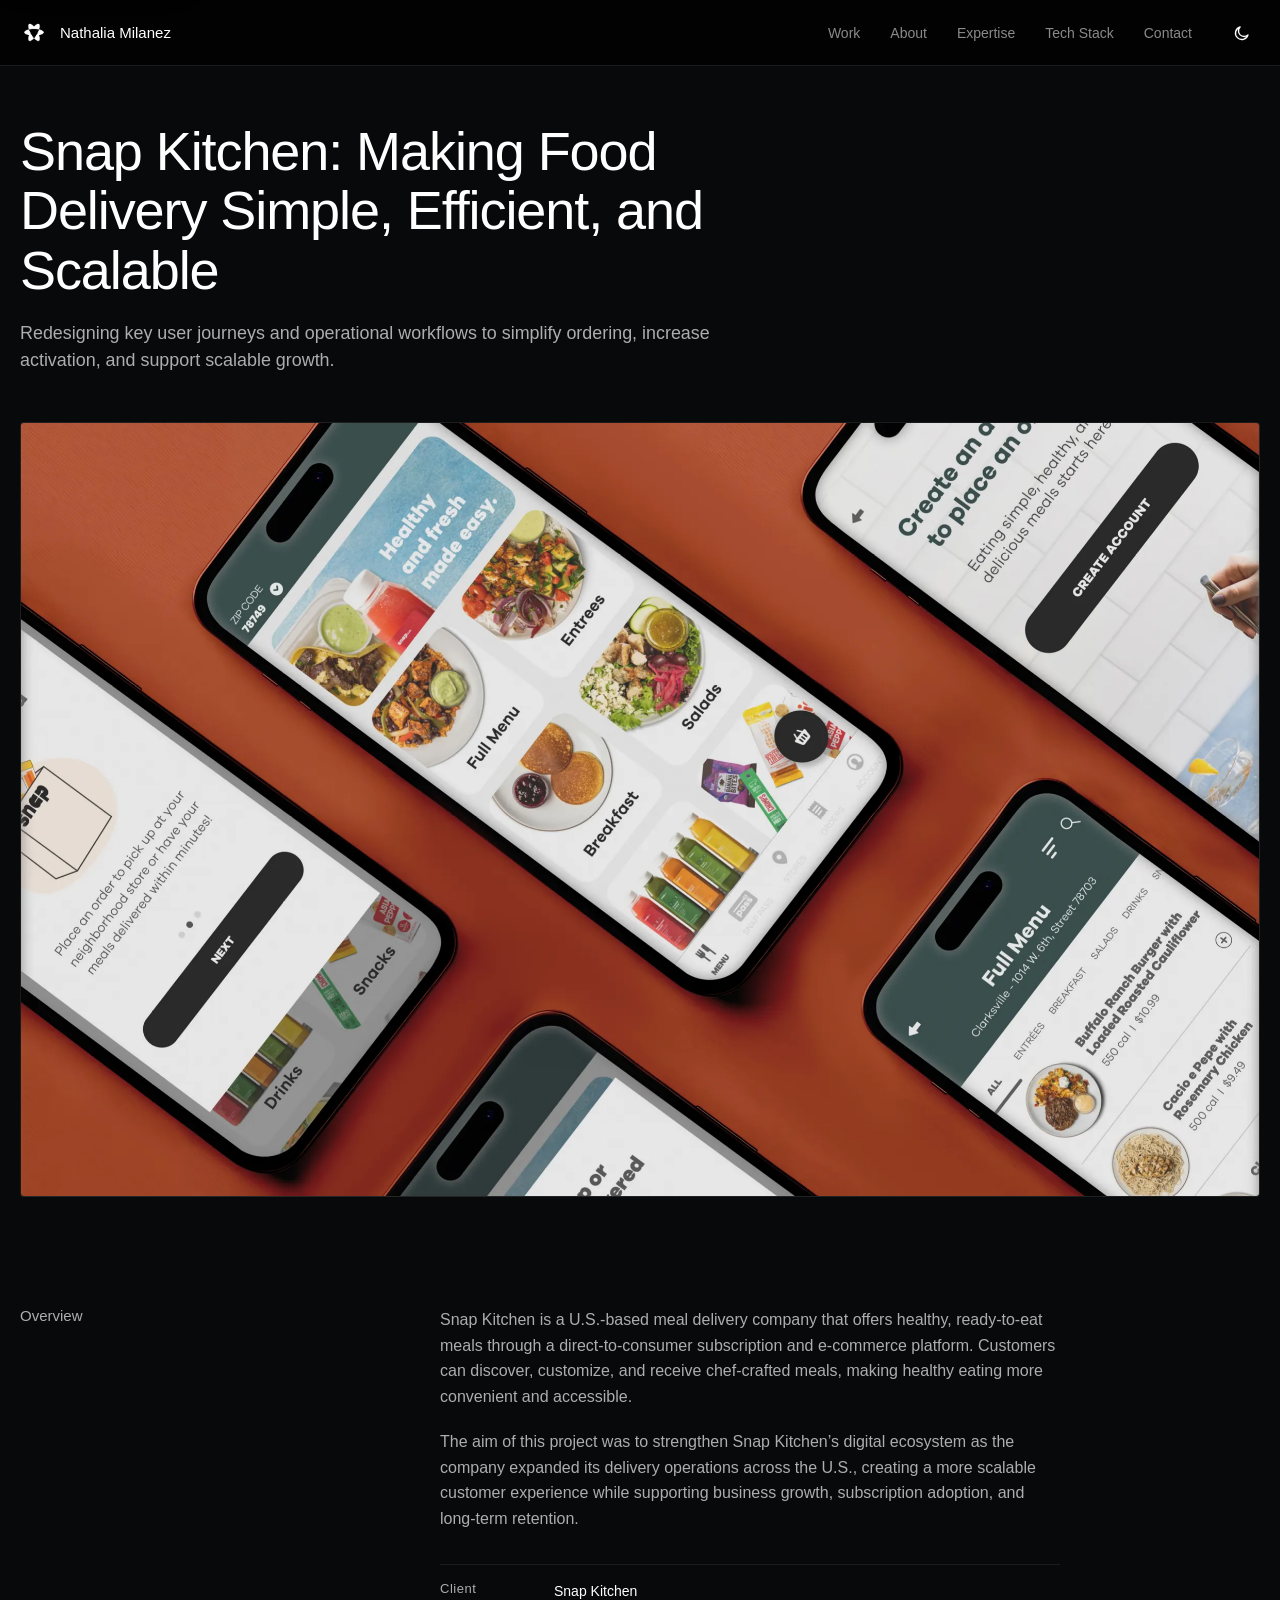
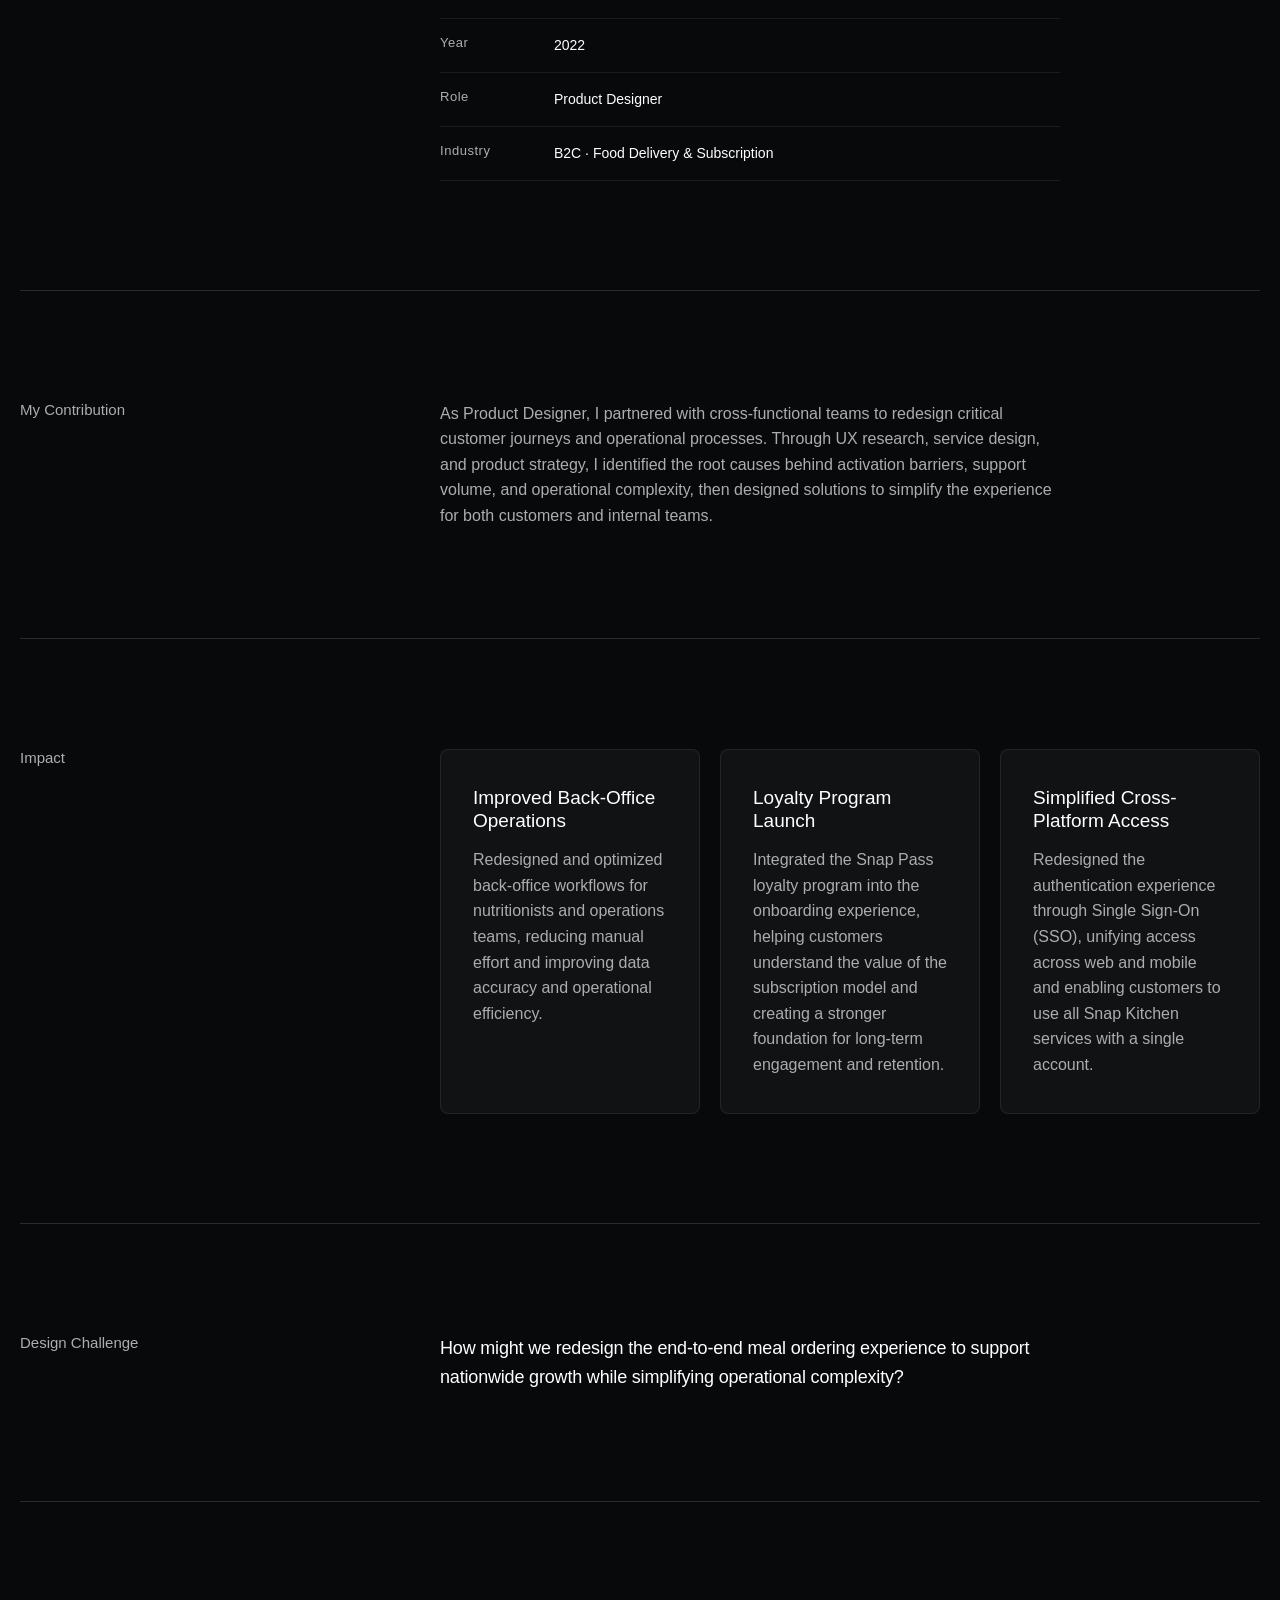
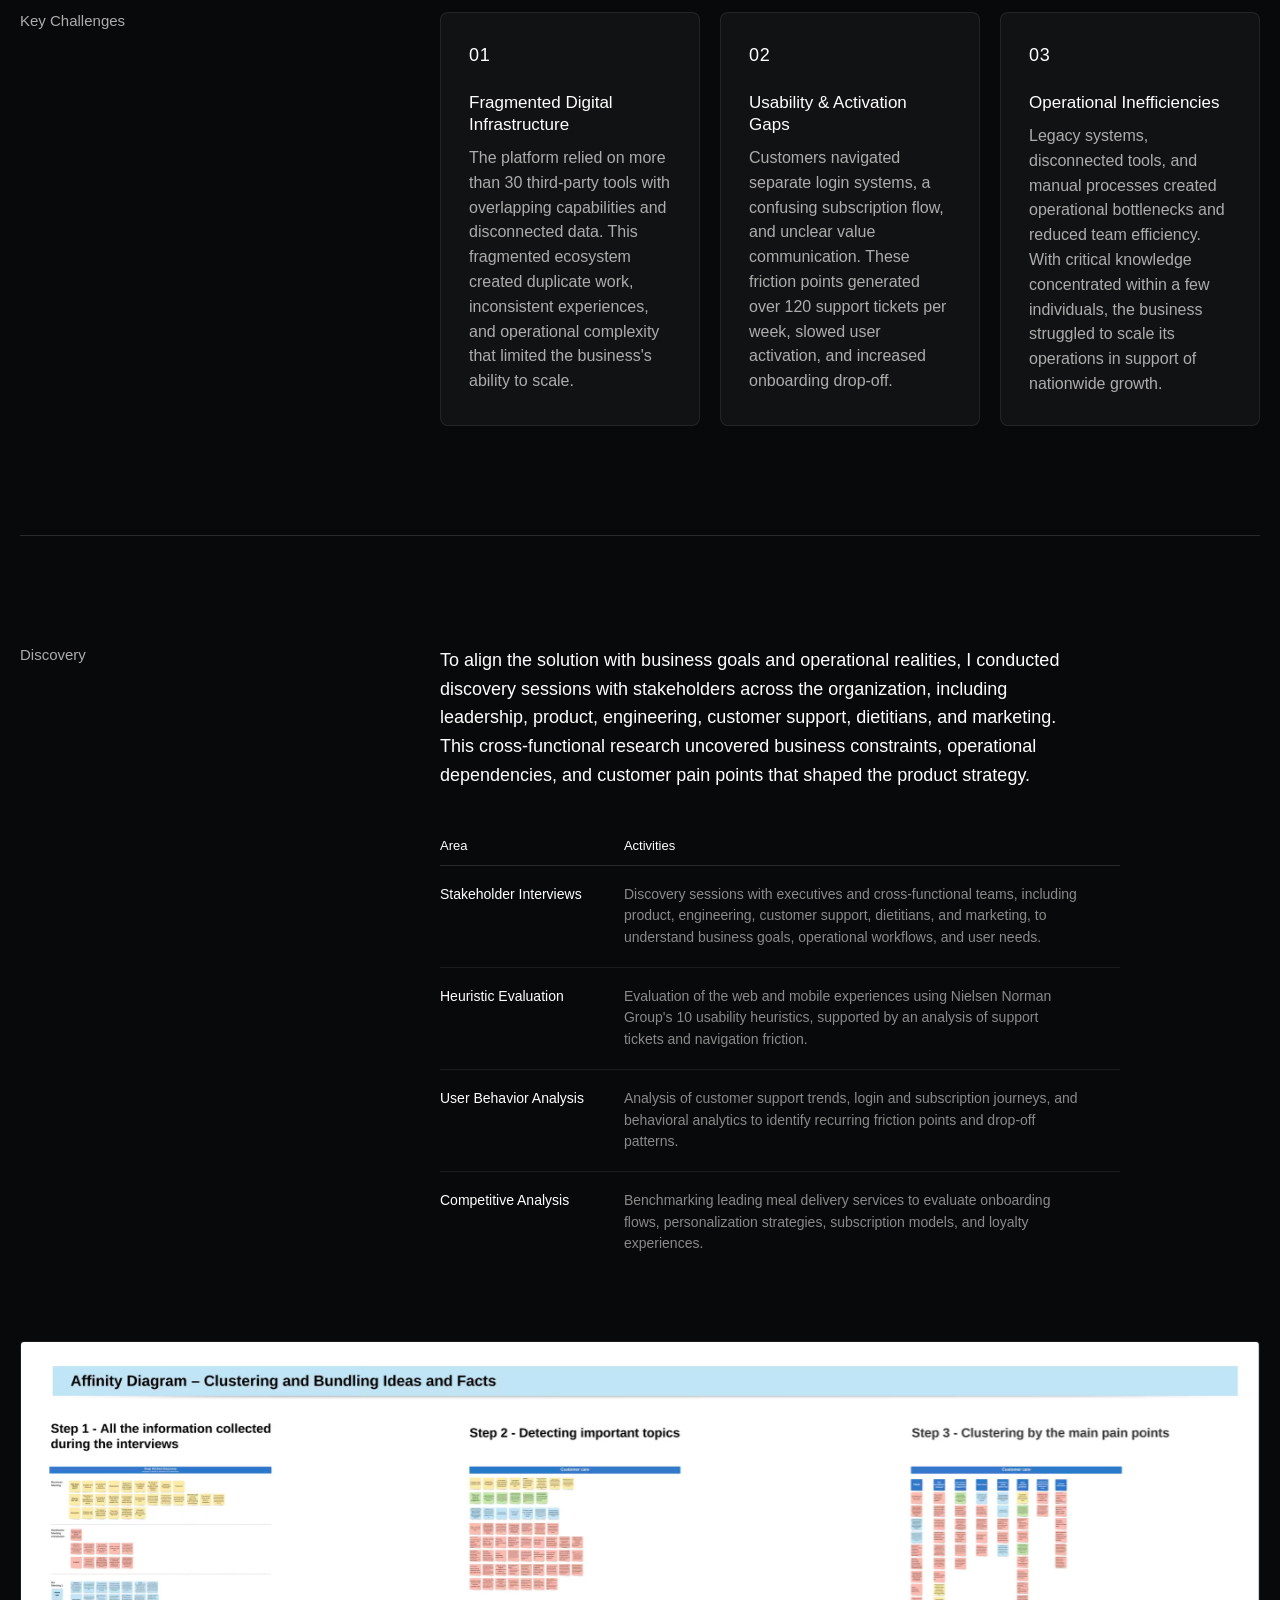
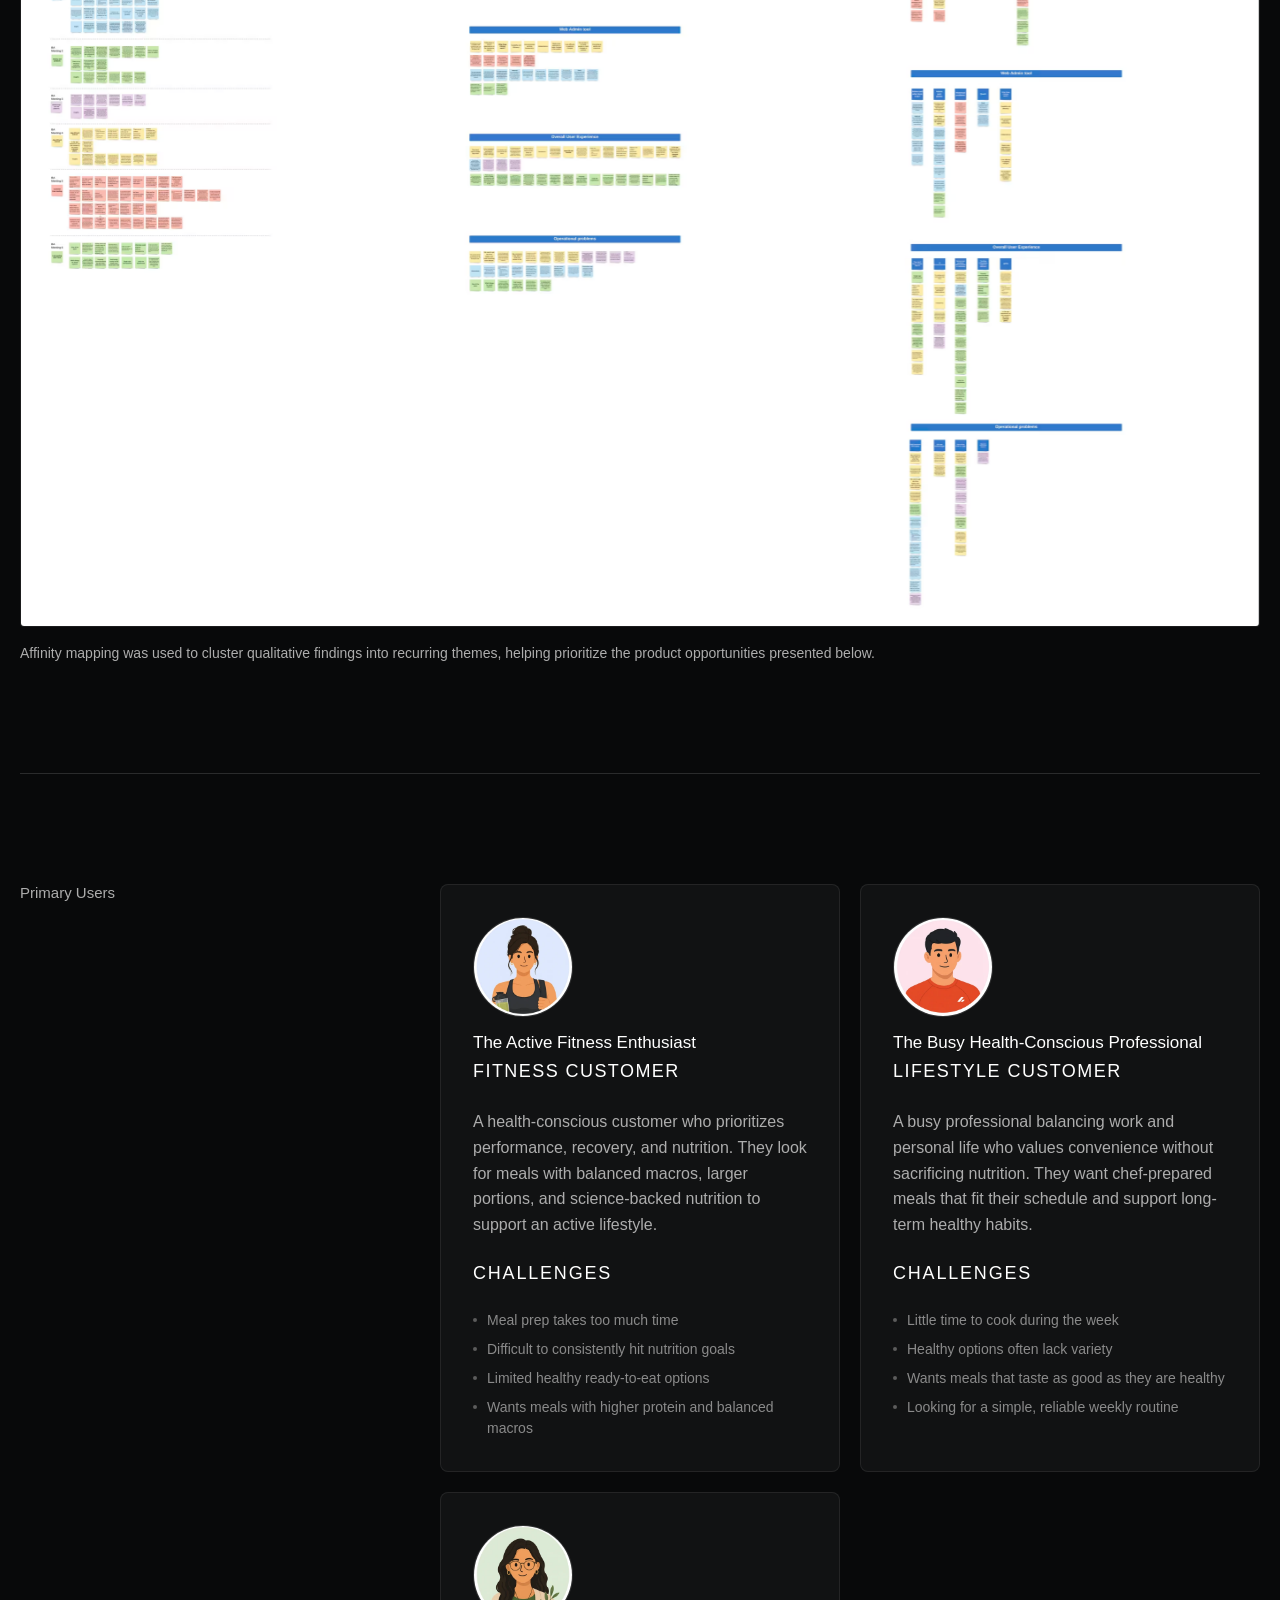
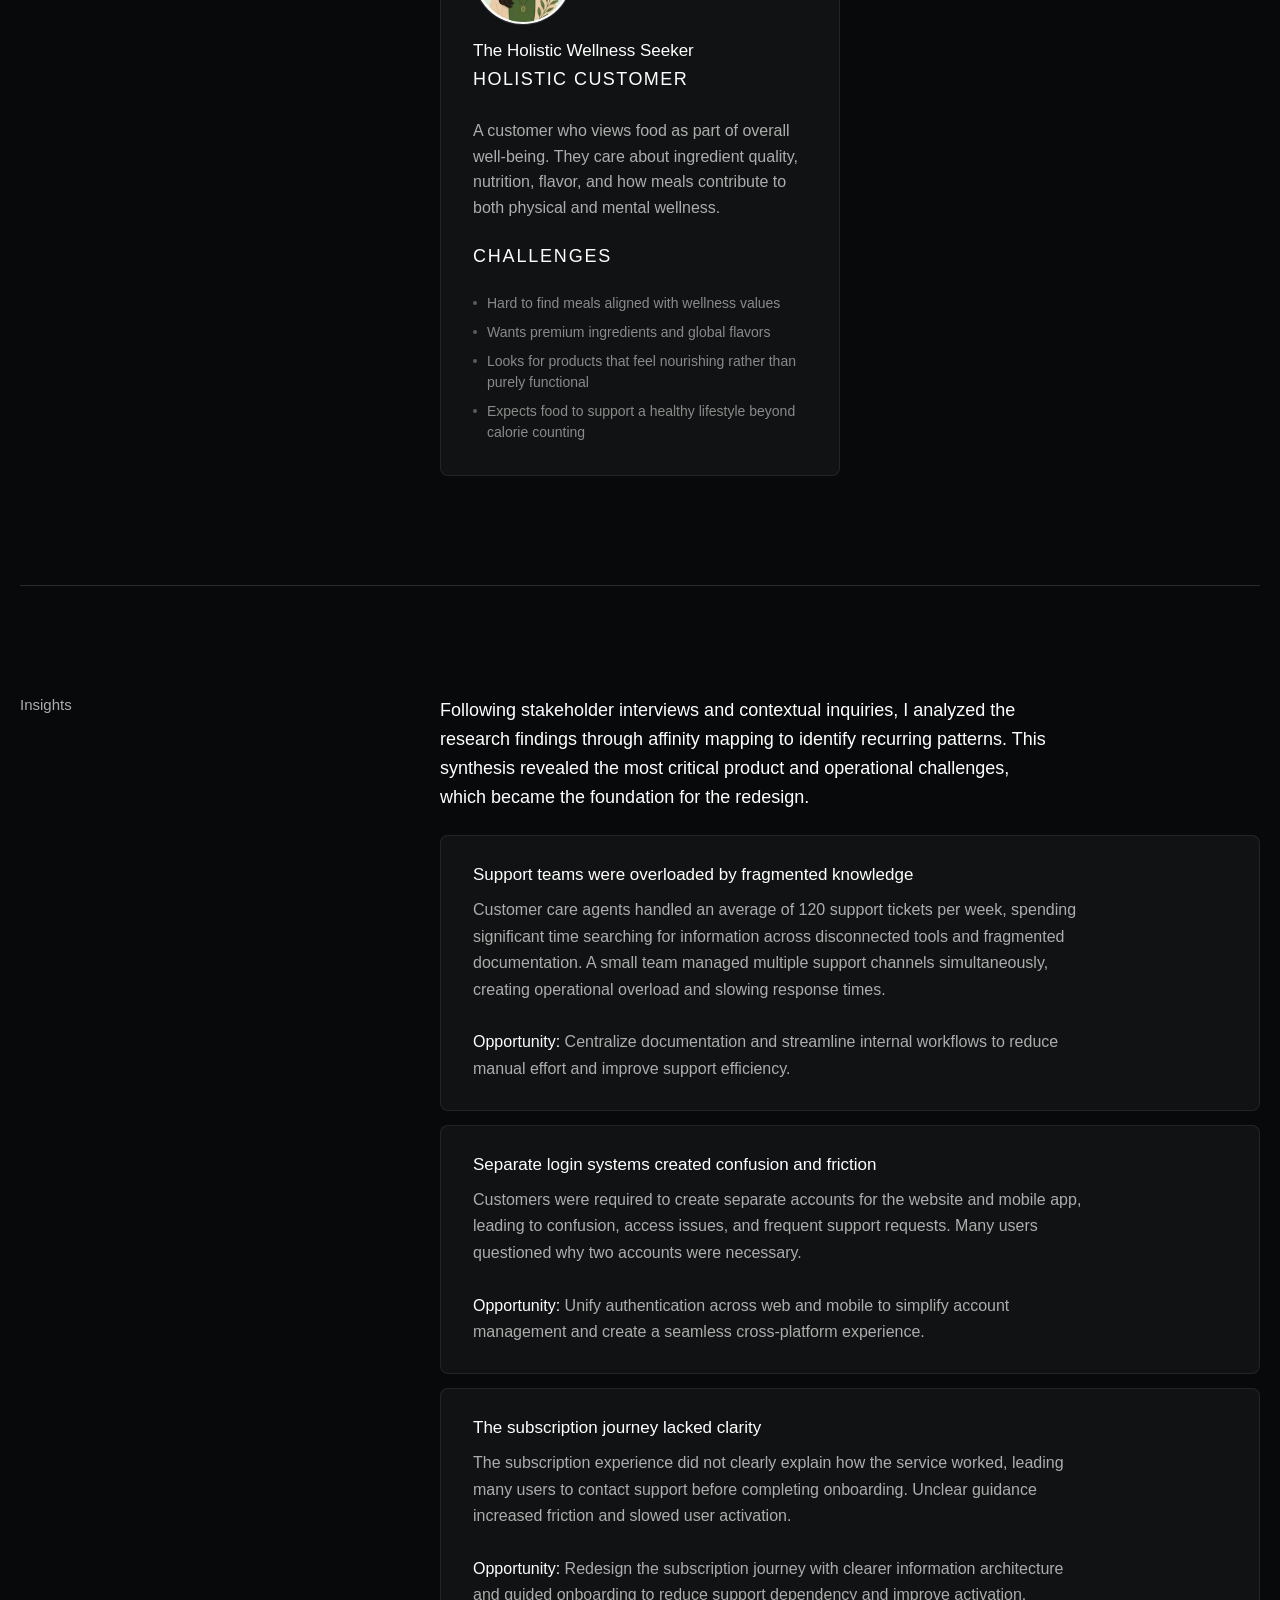
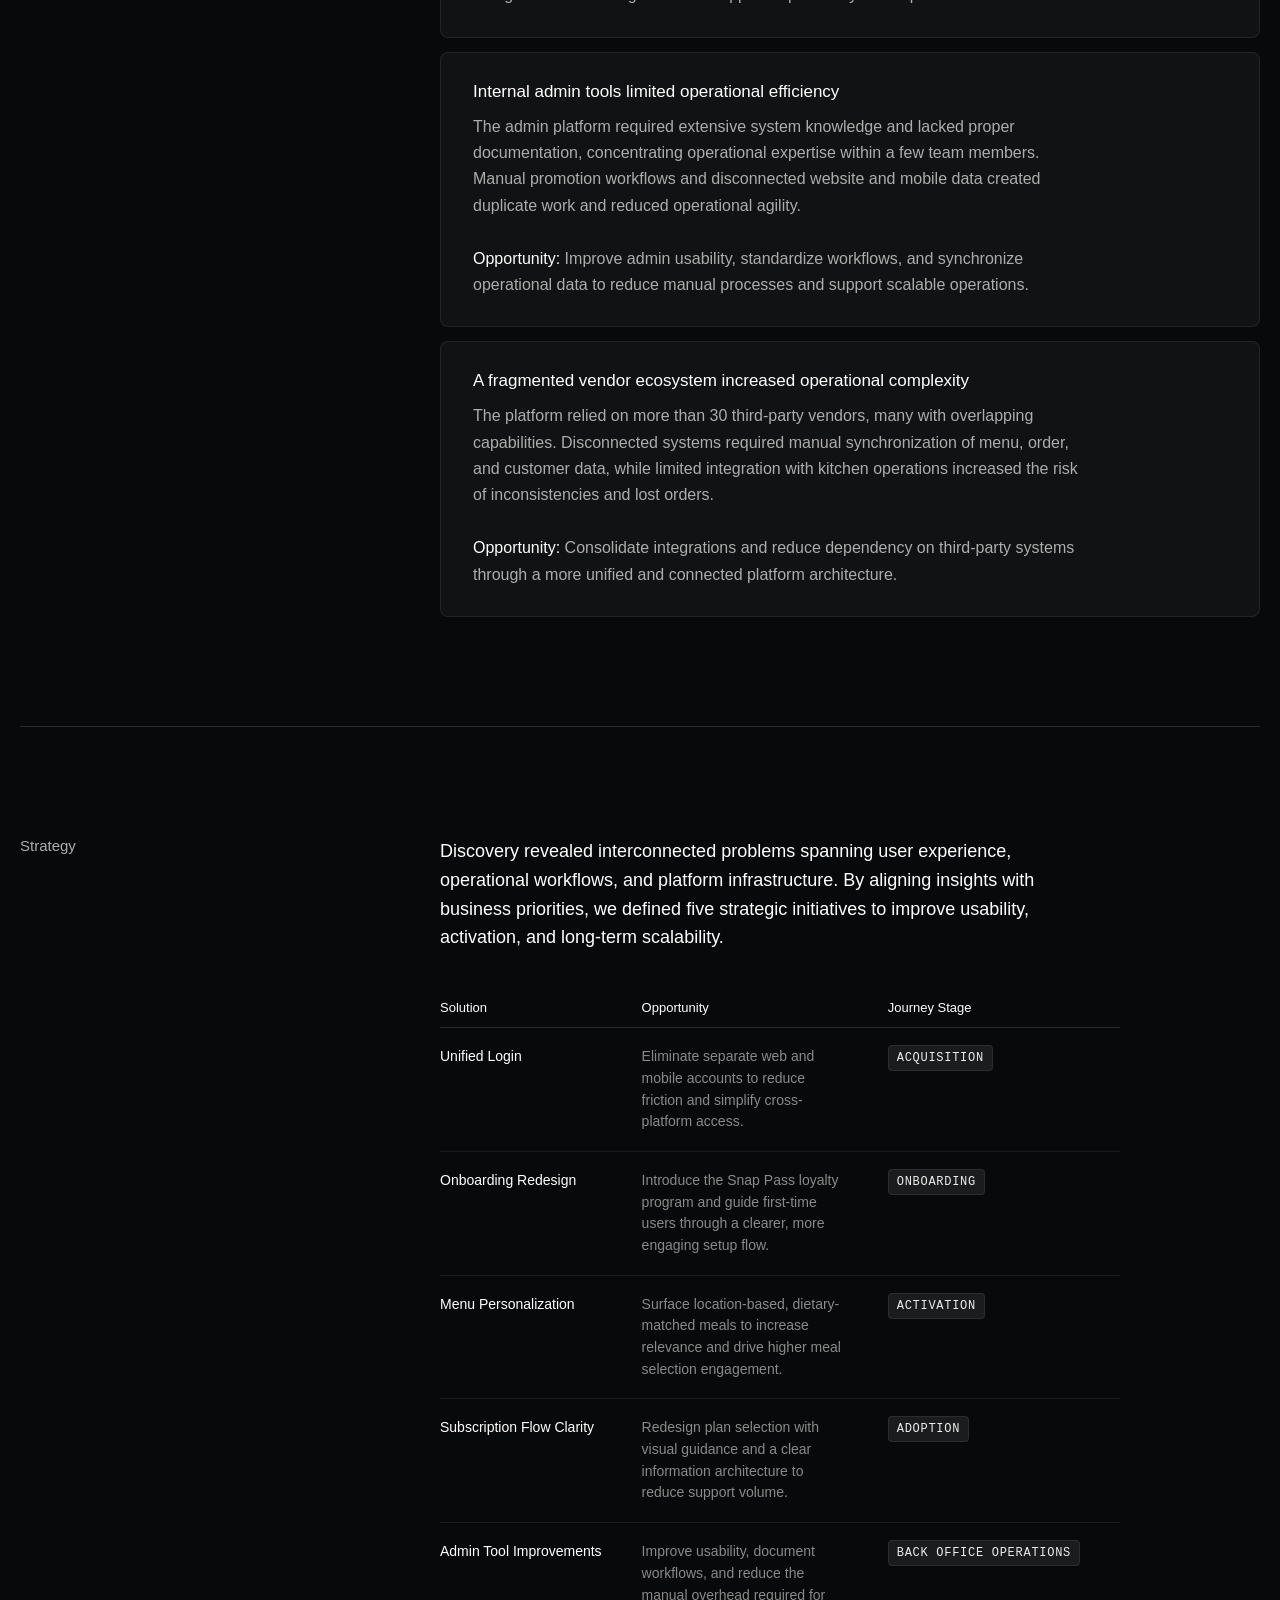
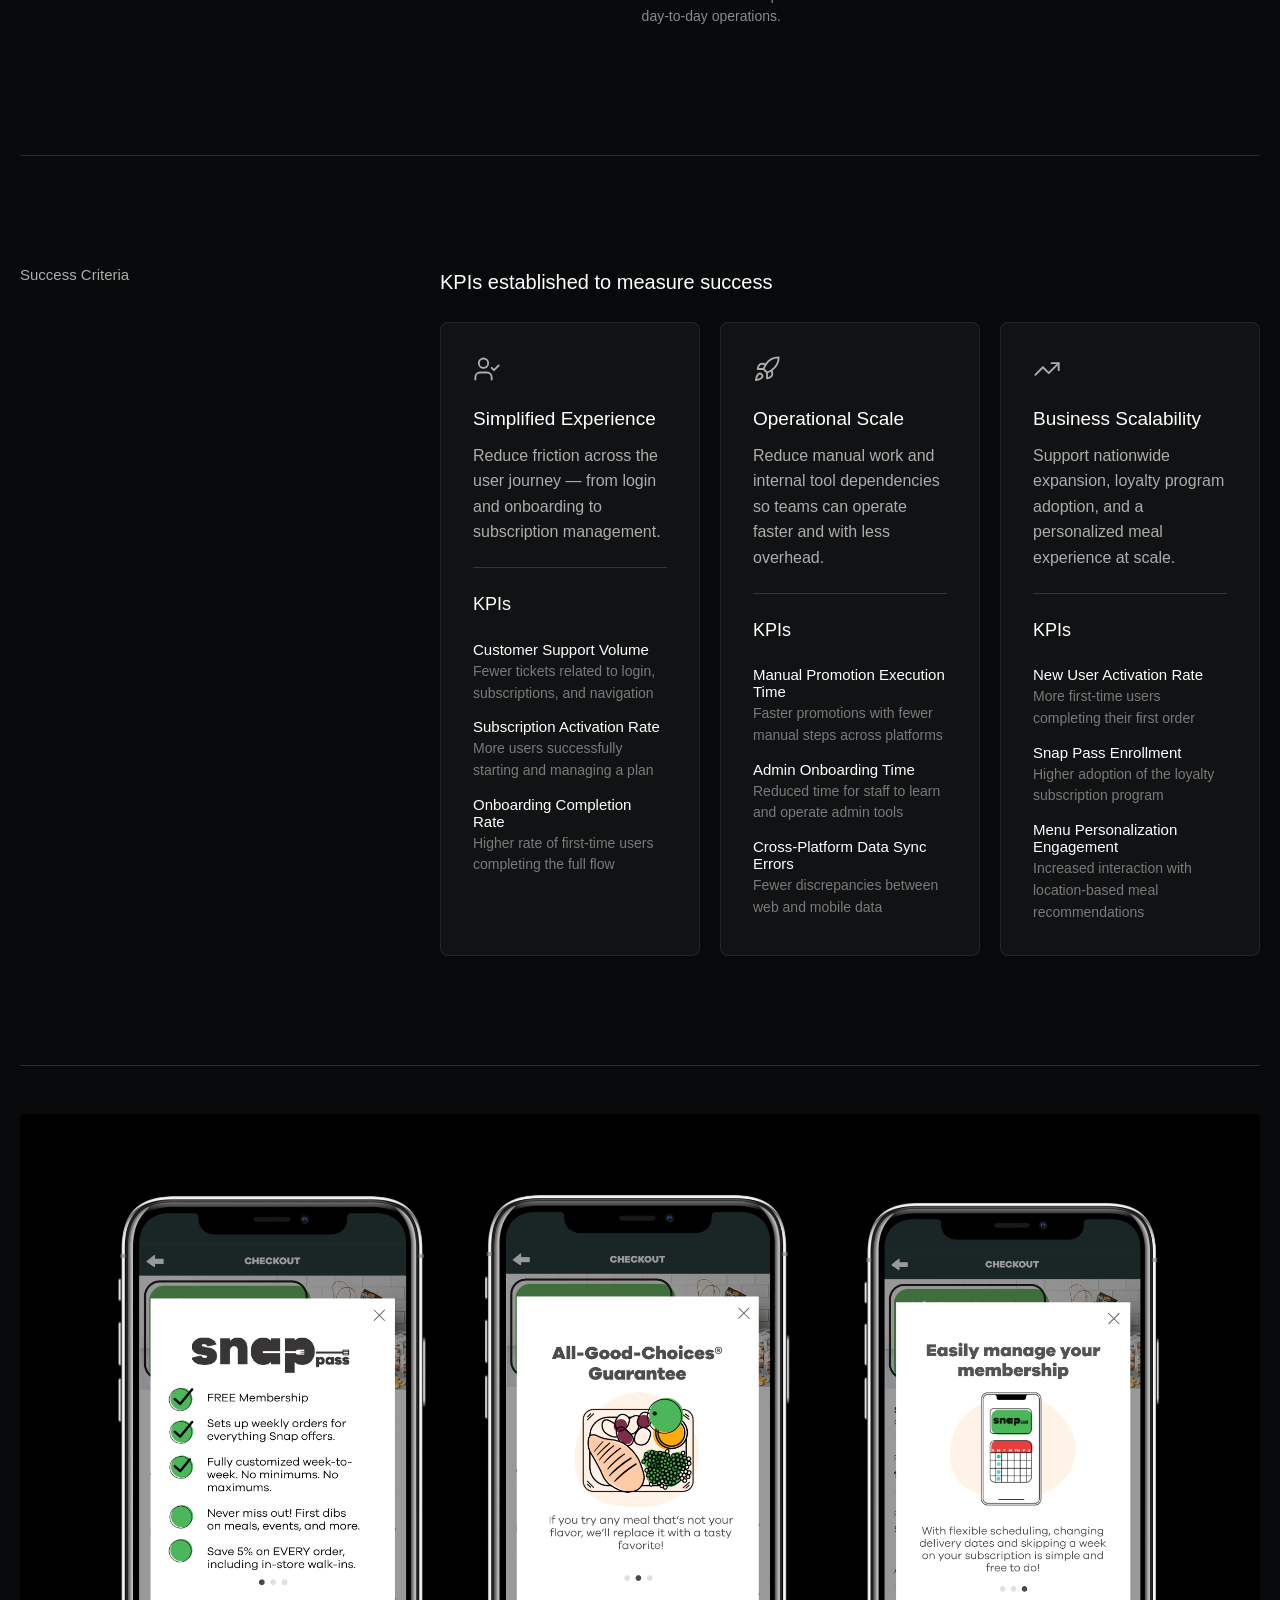
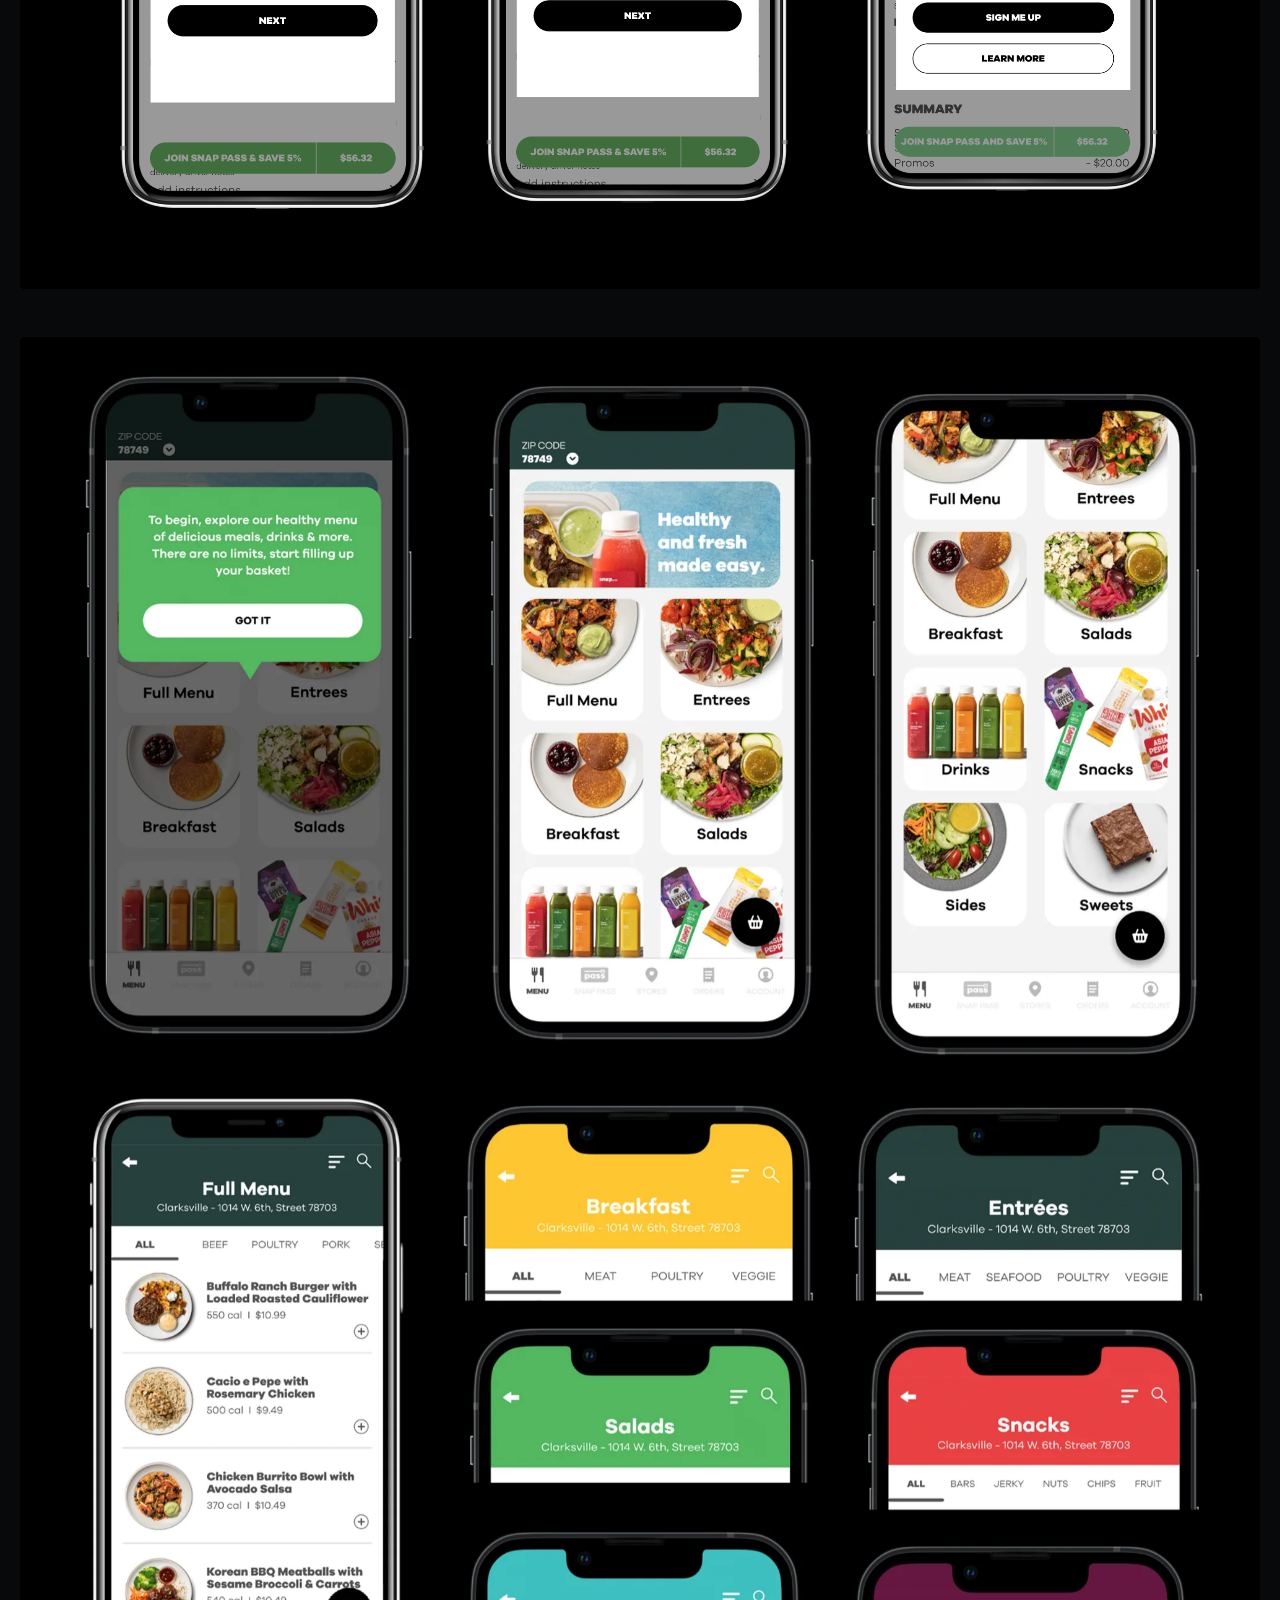
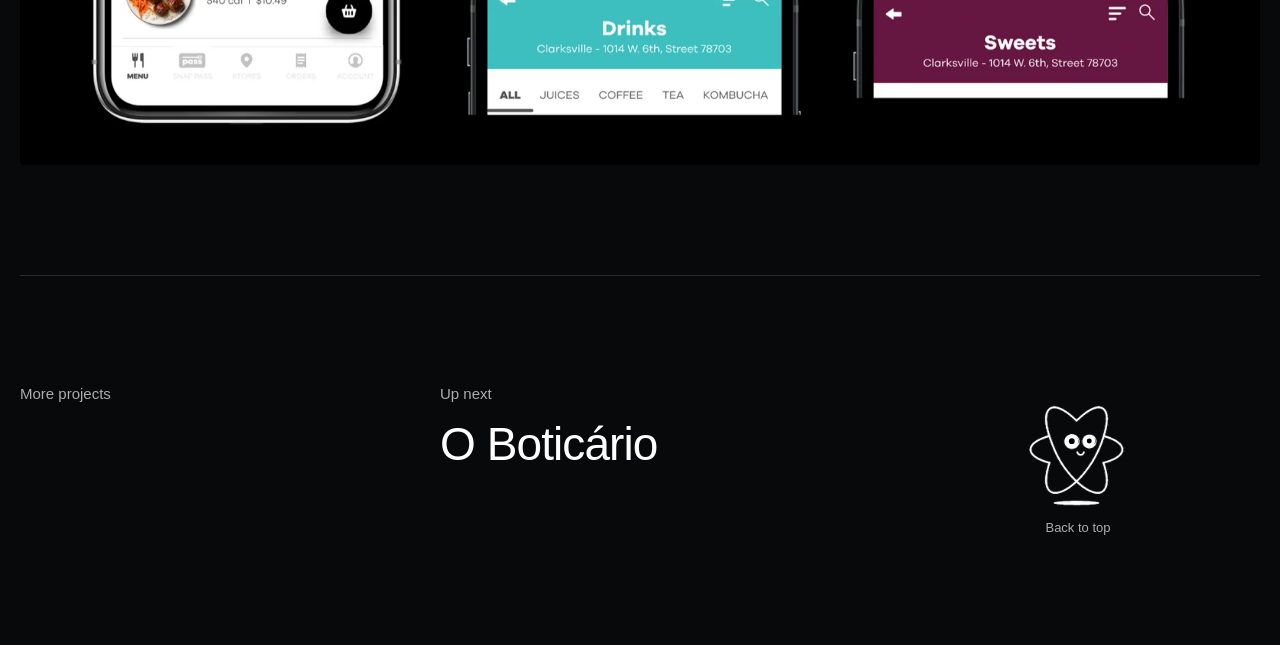
<file: work/snap-kitchen.html>
<!DOCTYPE html>
<html lang="en">
<head>
<meta charset="UTF-8">
<meta name="viewport" content="width=device-width, initial-scale=1.0">
<script>(function(){try{var e=performance.getEntriesByType&&performance.getEntriesByType("navigation")[0];var r=e?e.type==="reload":(performance.navigation&&performance.navigation.type===1);if(r){sessionStorage.removeItem("theme");}else if(sessionStorage.getItem("theme")==="light"){document.documentElement.setAttribute("data-theme","light");}}catch(e){}})();</script>
<title>Snap Kitchen — Nathalia Milanez</title>
<meta name="description" content="Reimagining the entire meal service ecosystem, from customer ordering to back-office operations, creating a more connected experience across every touchpoint.">
<link rel="icon" type="image/webp" href="../assets/favicon.webp">
<link rel="preconnect" href="https://api.fontshare.com">
<link rel="preconnect" href="https://cdn.fontshare.com" crossorigin>
<link href="https://api.fontshare.com/v2/css?f[]=general-sans@400,500&display=swap" rel="stylesheet">
<link rel="stylesheet" href="../css/style.css">
<link rel="stylesheet" href="../css/case-study.css">
</head>
<body>

<a href="#top" class="skip-link">Skip to main content</a>

<div class="page-overlay" id="pageOverlay" data-flicker="true">
  <div class="page-overlay-brand">
    <img src="../assets/logo.webp" alt="" class="logo-mark" width="240" height="240" decoding="async">
    <span class="page-overlay-name">Nathalia Milanez</span>
  </div>
</div>

<header class="site-header" id="siteHeader">
  <a href="../index.html#top" class="logo-link" aria-label="Nathalia Milanez — home">
    <img src="../assets/logo.webp" alt="" class="logo-mark" width="240" height="240" decoding="async">
    <span class="logo-name">Nathalia Milanez</span>
  </a>
  <div class="site-header-right">
    <nav class="site-nav" id="siteNav">
      <a href="../index.html#work" class="nav-link">Work</a>
      <a href="../index.html#about" class="nav-link">About</a>
      <a href="../index.html#focus" class="nav-link">Expertise</a>
      <a href="../index.html#tech-stack" class="nav-link">Tech Stack</a>
      <a href="../index.html#contact" class="nav-link">Contact</a>
    </nav>
    <div class="site-header-actions">
      <button type="button" class="theme-toggle" id="themeToggle" aria-label="Toggle light and dark theme">
        <svg class="theme-toggle-icon icon-moon" viewBox="0 0 24 24" fill="none" aria-hidden="true">
          <path d="M20 14.5A8.5 8.5 0 1 1 9.5 4A7 7 0 0 0 20 14.5Z" stroke="currentColor" stroke-width="1.8" stroke-linejoin="round"/>
        </svg>
        <svg class="theme-toggle-icon icon-sun" viewBox="0 0 24 24" fill="none" aria-hidden="true">
          <circle cx="12" cy="12" r="4.2" stroke="currentColor" stroke-width="1.8"/>
          <path d="M12 2.5V5" stroke="currentColor" stroke-width="1.8" stroke-linecap="round"/>
          <path d="M12 19V21.5" stroke="currentColor" stroke-width="1.8" stroke-linecap="round"/>
          <path d="M4.2 4.2L6 6" stroke="currentColor" stroke-width="1.8" stroke-linecap="round"/>
          <path d="M18 18L19.8 19.8" stroke="currentColor" stroke-width="1.8" stroke-linecap="round"/>
          <path d="M2.5 12H5" stroke="currentColor" stroke-width="1.8" stroke-linecap="round"/>
          <path d="M19 12H21.5" stroke="currentColor" stroke-width="1.8" stroke-linecap="round"/>
          <path d="M4.2 19.8L6 18" stroke="currentColor" stroke-width="1.8" stroke-linecap="round"/>
          <path d="M18 6L19.8 4.2" stroke="currentColor" stroke-width="1.8" stroke-linecap="round"/>
        </svg>
      </button>
      <button type="button" class="nav-toggle" id="navToggle" aria-label="Open menu" aria-expanded="false" aria-controls="siteNav">
        <span class="nav-toggle-bar"></span>
        <span class="nav-toggle-bar"></span>
        <span class="nav-toggle-bar"></span>
      </button>
    </div>
  </div>
</header>

<main id="top" tabindex="-1">

  <!-- HERO -->
  <section class="cs-hero reveal">
    <div class="cs-hero-copy">
      <h1>Snap Kitchen: Making Food Delivery Simple, Efficient, and Scalable</h1>
      <p class="cs-hero-sub">Redesigning key user journeys and operational workflows to simplify ordering, increase activation, and support scalable growth.</p>
    </div>
  </section>

  <!-- PROJECT OVERVIEW PHOTO -->
  <section class="cs-overview-photo reveal">
    <div class="project-thumb cs-overview-thumb">
      <img class="project-thumb-img" src="../assets/work/snap/snap-card.webp" alt="Snap Kitchen" width="2400" height="1600" decoding="async" fetchpriority="high">
    </div>
  </section>

  <!-- PROJECT OVERVIEW -->
  <section class="split-section reveal" aria-labelledby="overview-heading">
    <div class="split-label"><h2 id="overview-heading">Overview</h2></div>
    <div class="split-content cs-wide">
      <div class="cs-overview-text">
        <p>Snap Kitchen is a U.S.-based meal delivery company that offers healthy, ready-to-eat meals through a direct-to-consumer subscription and e-commerce platform. Customers can discover, customize, and receive chef-crafted meals, making healthy eating more convenient and accessible.</p>
        <p>The aim of this project was to strengthen Snap Kitchen&rsquo;s digital ecosystem as the company expanded its delivery operations across the U.S., creating a more scalable customer experience while supporting business growth, subscription adoption, and long-term retention.</p>
        <div class="cs-meta-table">
          <div class="cs-meta-row">
            <span class="cs-meta-row-label">Client</span>
            <span class="cs-meta-row-value">Snap Kitchen</span>
          </div>
          <div class="cs-meta-row">
            <span class="cs-meta-row-label">Year</span>
            <span class="cs-meta-row-value">2022</span>
          </div>
          <div class="cs-meta-row">
            <span class="cs-meta-row-label">Role</span>
            <span class="cs-meta-row-value">Product Designer</span>
          </div>
          <div class="cs-meta-row">
            <span class="cs-meta-row-label">Industry</span>
            <span class="cs-meta-row-value">B2C · Food Delivery & Subscription</span>
          </div>
        </div>
      </div>
    </div>
  </section>

  <!-- MY CONTRIBUTION -->
  <section class="split-section reveal" aria-labelledby="contribution-heading">
    <div class="split-label"><h2 id="contribution-heading">My Contribution</h2></div>
    <div class="split-content cs-wide">
      <div class="cs-overview-text">
        <p>As Product Designer, I partnered with cross-functional teams to redesign critical customer journeys and operational processes. Through UX research, service design, and product strategy, I identified the root causes behind activation barriers, support volume, and operational complexity, then designed solutions to simplify the experience for both customers and internal teams.</p>
      </div>
    </div>
  </section>

  <!-- IMPACT -->
  <section class="split-section reveal" aria-labelledby="impact-heading">
    <div class="split-label"><h2 id="impact-heading">Impact</h2></div>
    <div class="split-content cs-wide">
      <div class="impact-grid">
        <div class="impact-card card-surface">
          <h3 class="impact-title">Improved Back-Office Operations</h3>
          <p class="impact-desc">Redesigned and optimized back-office workflows for nutritionists and operations teams, reducing manual effort and improving data accuracy and operational efficiency.</p>
        </div>
        <div class="impact-card card-surface">
          <h3 class="impact-title">Loyalty Program Launch</h3>
          <p class="impact-desc">Integrated the Snap Pass loyalty program into the onboarding experience, helping customers understand the value of the subscription model and creating a stronger foundation for long-term engagement and retention.</p>
        </div>
        <div class="impact-card card-surface">
          <h3 class="impact-title">Simplified Cross-Platform Access</h3>
          <p class="impact-desc">Redesigned the authentication experience through Single Sign-On (SSO), unifying access across web and mobile and enabling customers to use all Snap Kitchen services with a single account.</p>
        </div>
      </div>
    </div>
  </section>

  <!-- THE PROBLEM (quote) -->
  <section class="split-section reveal" aria-labelledby="design-challenge-heading">
    <div class="split-label"><h2 id="design-challenge-heading">Design Challenge</h2></div>
    <div class="split-content cs-wide">
      <p class="cs-quote-text">How might we redesign the end-to-end meal ordering experience to support nationwide growth while simplifying operational complexity?</p>
    </div>
  </section>

  <!-- KEY CHALLENGES -->
  <section class="split-section reveal" aria-labelledby="key-challenges-heading">
    <div class="split-label"><h2 id="key-challenges-heading">Key Challenges</h2></div>
    <div class="split-content cs-wide">
      <div class="cs-challenges-grid">
        <div class="challenge-card card-surface">
          <p class="challenge-num">01</p>
          <h3 class="challenge-title">Fragmented Digital Infrastructure</h3>
          <p class="challenge-desc">The platform relied on more than 30 third-party tools with overlapping capabilities and disconnected data. This fragmented ecosystem created duplicate work, inconsistent experiences, and operational complexity that limited the business's ability to scale.</p>
        </div>
        <div class="challenge-card card-surface">
          <p class="challenge-num">02</p>
          <h3 class="challenge-title">Usability & Activation Gaps</h3>
          <p class="challenge-desc">Customers navigated separate login systems, a confusing subscription flow, and unclear value communication. These friction points generated over 120 support tickets per week, slowed user activation, and increased onboarding drop-off.</p>
        </div>
        <div class="challenge-card card-surface">
          <p class="challenge-num">03</p>
          <h3 class="challenge-title">Operational Inefficiencies</h3>
          <p class="challenge-desc">Legacy systems, disconnected tools, and manual processes created operational bottlenecks and reduced team efficiency. With critical knowledge concentrated within a few individuals, the business struggled to scale its operations in support of nationwide growth.</p>
        </div>
      </div>
    </div>
  </section>

  <!-- DISCOVERY & RESEARCH -->
  <section class="split-section reveal cs-flex-wrap" aria-labelledby="discovery-heading">
    <div class="split-label"><h2 id="discovery-heading">Discovery</h2></div>
    <div class="split-content">
      <p>To align the solution with business goals and operational realities, I conducted discovery sessions with stakeholders across the organization, including leadership, product, engineering, customer support, dietitians, and marketing. This cross-functional research uncovered business constraints, operational dependencies, and customer pain points that shaped the product strategy.</p>
      <table class="cs-table">
        <thead>
          <tr><th scope="col">Area</th><th scope="col">Activities</th></tr>
        </thead>
        <tbody>
          <tr>
            <td>Stakeholder Interviews</td>
            <td data-label="Activities">Discovery sessions with executives and cross-functional teams, including product, engineering, customer support, dietitians, and marketing, to understand business goals, operational workflows, and user needs.</td>
          </tr>
          <tr>
            <td>Heuristic Evaluation</td>
            <td data-label="Activities">Evaluation of the web and mobile experiences using Nielsen Norman Group's 10 usability heuristics, supported by an analysis of support tickets and navigation friction.</td>
          </tr>
          <tr>
            <td>User Behavior Analysis</td>
            <td data-label="Activities">Analysis of customer support trends, login and subscription journeys, and behavioral analytics to identify recurring friction points and drop-off patterns.</td>
          </tr>
          <tr>
            <td>Competitive Analysis</td>
            <td data-label="Activities">Benchmarking leading meal delivery services to evaluate onboarding flows, personalization strategies, subscription models, and loyalty experiences.</td>
          </tr>
        </tbody>
      </table>
    </div>
    <figure class="cs-section-photo-full photo-figure">
      <div class="project-thumb cs-overview-thumb cs-thumb-contain">
        <img class="project-thumb-img" src="../assets/work/snap/affinity-diagram.avif" alt="Affinity diagram synthesizing discovery research findings" width="2800" height="2000" loading="lazy" decoding="async">
      </div>
      <figcaption class="photo-caption">Affinity mapping was used to cluster qualitative findings into recurring themes, helping prioritize the product opportunities presented below.</figcaption>
    </figure>
  </section>

  <!-- KEY USER PERSONAS -->
  <section class="split-section reveal" aria-labelledby="primary-users-heading">
    <div class="split-label"><h2 id="primary-users-heading">Primary Users</h2></div>
    <div class="split-content cs-wide">
      <div class="personas-grid">

        <div class="persona-card card-surface">
          <div class="persona-header">
            <div class="persona-avatar"><img src="../assets/work/snap/The Active Fitness Enthusiast.webp" alt="The Active Fitness Enthusiast" width="300" height="300" loading="lazy" decoding="async"></div>
            <div>
              <h3 class="persona-name">The Active Fitness Enthusiast</h3>
              <p class="persona-badge">Fitness Customer</p>
            </div>
          </div>
          <p class="persona-desc">A health-conscious customer who prioritizes performance, recovery, and nutrition. They look for meals with balanced macros, larger portions, and science-backed nutrition to support an active lifestyle.</p>
          <p class="persona-sub">Challenges</p>
          <ul class="persona-list" role="list">
            <li>Meal prep takes too much time</li>
            <li>Difficult to consistently hit nutrition goals</li>
            <li>Limited healthy ready-to-eat options</li>
            <li>Wants meals with higher protein and balanced macros</li>
          </ul>
        </div>

        <div class="persona-card card-surface">
          <div class="persona-header">
            <div class="persona-avatar"><img src="../assets/work/snap/The Busy Health-Conscious Professional.webp" alt="The Busy Health-Conscious Professional" width="300" height="300" loading="lazy" decoding="async"></div>
            <div>
              <h3 class="persona-name">The Busy Health-Conscious Professional</h3>
              <p class="persona-badge">Lifestyle Customer</p>
            </div>
          </div>
          <p class="persona-desc">A busy professional balancing work and personal life who values convenience without sacrificing nutrition. They want chef-prepared meals that fit their schedule and support long-term healthy habits.</p>
          <p class="persona-sub">Challenges</p>
          <ul class="persona-list" role="list">
            <li>Little time to cook during the week</li>
            <li>Healthy options often lack variety</li>
            <li>Wants meals that taste as good as they are healthy</li>
            <li>Looking for a simple, reliable weekly routine</li>
          </ul>
        </div>

        <div class="persona-card card-surface">
          <div class="persona-header">
            <div class="persona-avatar"><img src="../assets/work/snap/The Holistic Wellness Seeker.webp" alt="The Holistic Wellness Seeker" width="300" height="300" loading="lazy" decoding="async"></div>
            <div>
              <h3 class="persona-name">The Holistic Wellness Seeker</h3>
              <p class="persona-badge">Holistic Customer</p>
            </div>
          </div>
          <p class="persona-desc">A customer who views food as part of overall well-being. They care about ingredient quality, nutrition, flavor, and how meals contribute to both physical and mental wellness.</p>
          <p class="persona-sub">Challenges</p>
          <ul class="persona-list" role="list">
            <li>Hard to find meals aligned with wellness values</li>
            <li>Wants premium ingredients and global flavors</li>
            <li>Looks for products that feel nourishing rather than purely functional</li>
            <li>Expects food to support a healthy lifestyle beyond calorie counting</li>
          </ul>
        </div>

      </div>
    </div>
  </section>

  <!-- INSIGHTS & OPPORTUNITIES -->
  <section class="split-section reveal" aria-labelledby="insights-heading">
    <div class="split-label"><h2 id="insights-heading">Insights</h2></div>
    <div class="split-content cs-wide">
      <p style="max-width:620px;">Following stakeholder interviews and contextual inquiries, I analyzed the research findings through affinity mapping to identify recurring patterns. This synthesis revealed the most critical product and operational challenges, which became the foundation for the redesign.</p>
      <ul class="learnings-list" role="list">
        <li class="learning-card card-surface">
          <h3 class="learning-title">Support teams were overloaded by fragmented knowledge</h3>
          <p class="learning-desc">Customer care agents handled an average of 120 support tickets per week, spending significant time searching for information across disconnected tools and fragmented documentation. A small team managed multiple support channels simultaneously, creating operational overload and slowing response times.<br><br><strong>Opportunity:</strong> Centralize documentation and streamline internal workflows to reduce manual effort and improve support efficiency.</p>
        </li>
        <li class="learning-card card-surface">
          <h3 class="learning-title">Separate login systems created confusion and friction</h3>
          <p class="learning-desc">Customers were required to create separate accounts for the website and mobile app, leading to confusion, access issues, and frequent support requests. Many users questioned why two accounts were necessary.<br><br><strong>Opportunity:</strong> Unify authentication across web and mobile to simplify account management and create a seamless cross-platform experience.</p>
        </li>
        <li class="learning-card card-surface">
          <h3 class="learning-title">The subscription journey lacked clarity</h3>
          <p class="learning-desc">The subscription experience did not clearly explain how the service worked, leading many users to contact support before completing onboarding. Unclear guidance increased friction and slowed user activation.<br><br><strong>Opportunity:</strong> Redesign the subscription journey with clearer information architecture and guided onboarding to reduce support dependency and improve activation.</p>
        </li>
        <li class="learning-card card-surface">
          <h3 class="learning-title">Internal admin tools limited operational efficiency</h3>
          <p class="learning-desc">The admin platform required extensive system knowledge and lacked proper documentation, concentrating operational expertise within a few team members. Manual promotion workflows and disconnected website and mobile data created duplicate work and reduced operational agility.<br><br><strong>Opportunity:</strong> Improve admin usability, standardize workflows, and synchronize operational data to reduce manual processes and support scalable operations.</p>
        </li>
        <li class="learning-card card-surface">
          <h3 class="learning-title">A fragmented vendor ecosystem increased operational complexity</h3>
          <p class="learning-desc">The platform relied on more than 30 third-party vendors, many with overlapping capabilities. Disconnected systems required manual synchronization of menu, order, and customer data, while limited integration with kitchen operations increased the risk of inconsistencies and lost orders.<br><br><strong>Opportunity:</strong> Consolidate integrations and reduce dependency on third-party systems through a more unified and connected platform architecture.</p>
        </li>
      </ul>
    </div>
  </section>

  <!-- PRODUCT STRATEGY -->
  <section class="split-section reveal" aria-labelledby="strategy-heading">
    <div class="split-label"><h2 id="strategy-heading">Strategy</h2></div>
    <div class="split-content">
      <p>Discovery revealed interconnected problems spanning user experience, operational workflows, and platform infrastructure. By aligning insights with business priorities, we defined five strategic initiatives to improve usability, activation, and long-term scalability.</p>
      <table class="cs-table">
        <thead>
          <tr><th scope="col">Solution</th><th scope="col">Opportunity</th><th scope="col">Journey Stage</th></tr>
        </thead>
        <tbody>
          <tr>
            <td>Unified Login</td>
            <td data-label="Opportunity">Eliminate separate web and mobile accounts to reduce friction and simplify cross-platform access.</td>
            <td data-label="Journey Stage"><span class="tag">ACQUISITION</span></td>
          </tr>
          <tr>
            <td>Onboarding Redesign</td>
            <td data-label="Opportunity">Introduce the Snap Pass loyalty program and guide first-time users through a clearer, more engaging setup flow.</td>
            <td data-label="Journey Stage"><span class="tag">ONBOARDING</span></td>
          </tr>
          <tr>
            <td>Menu Personalization</td>
            <td data-label="Opportunity">Surface location-based, dietary-matched meals to increase relevance and drive higher meal selection engagement.</td>
            <td data-label="Journey Stage"><span class="tag">ACTIVATION</span></td>
          </tr>
          <tr>
            <td>Subscription Flow Clarity</td>
            <td data-label="Opportunity">Redesign plan selection with visual guidance and a clear information architecture to reduce support volume.</td>
            <td data-label="Journey Stage"><span class="tag">ADOPTION</span></td>
          </tr>
          <tr>
            <td>Admin Tool Improvements</td>
            <td data-label="Opportunity">Improve usability, document workflows, and reduce the manual overhead required for day-to-day operations.</td>
            <td data-label="Journey Stage"><span class="tag">BACK OFFICE OPERATIONS</span></td>
          </tr>
        </tbody>
      </table>
    </div>
  </section>

  <!-- WHAT SUCCESS LOOKED LIKE -->
  <section class="split-section reveal" aria-labelledby="success-criteria-heading">
    <div class="split-label"><h2 id="success-criteria-heading">Success Criteria</h2></div>
    <div class="split-content cs-wide">
      <p class="cs-lead" style="margin-bottom: 4px; color: var(--white); font-size: 20px; font-weight: 500;">KPIs established to measure success</p>
      <div class="success-grid">

        <div class="success-card card-surface">
          <div class="success-card-top">
            <svg class="success-icon" width="28" height="28" viewBox="0 0 24 24" fill="none" stroke="currentColor" stroke-width="1.6" stroke-linecap="round" stroke-linejoin="round"><path d="M16 21v-2a4 4 0 0 0-4-4H6a4 4 0 0 0-4 4v2"/><circle cx="9" cy="7" r="4"/><polyline points="16 11 18 13 22 9"/></svg>
          </div>
          <h3 class="success-card-title">Simplified Experience</h3>
          <p class="success-card-desc">Reduce friction across the user journey — from login and onboarding to subscription management.</p>
          <div class="success-divider"></div>
          <p class="persona-sub" style="text-transform: none; letter-spacing: normal;">KPIs</p>
          <div class="success-metrics">
            <div>
              <span class="success-metric-label">Customer Support Volume</span>
              <span class="success-metric-value">Fewer tickets related to login, subscriptions, and navigation</span>
            </div>
            <div>
              <span class="success-metric-label">Subscription Activation Rate</span>
              <span class="success-metric-value">More users successfully starting and managing a plan</span>
            </div>
            <div>
              <span class="success-metric-label">Onboarding Completion Rate</span>
              <span class="success-metric-value">Higher rate of first-time users completing the full flow</span>
            </div>
          </div>
        </div>

        <div class="success-card card-surface">
          <div class="success-card-top">
            <svg class="success-icon" width="28" height="28" viewBox="0 0 24 24" fill="none" stroke="currentColor" stroke-width="1.6" stroke-linecap="round" stroke-linejoin="round"><path d="M4.5 16.5c-1.5 1.26-2 5-2 5s3.74-.5 5-2c.71-.84.7-2.13-.09-2.91a2.18 2.18 0 0 0-2.91-.09z"/><path d="m12 15-3-3a22 22 0 0 1 2-3.95A12.88 12.88 0 0 1 22 2c0 2.72-.78 7.5-6 11a22.35 22.35 0 0 1-4 2z"/><path d="M9 12H4s.55-3.03 2-4c1.62-1.08 5 0 5 0"/><path d="M12 15v5s3.03-.55 4-2c1.08-1.62 0-5 0-5"/></svg>
          </div>
          <h3 class="success-card-title">Operational Scale</h3>
          <p class="success-card-desc">Reduce manual work and internal tool dependencies so teams can operate faster and with less overhead.</p>
          <div class="success-divider"></div>
          <p class="persona-sub" style="text-transform: none; letter-spacing: normal;">KPIs</p>
          <div class="success-metrics">
            <div>
              <span class="success-metric-label">Manual Promotion Execution Time</span>
              <span class="success-metric-value">Faster promotions with fewer manual steps across platforms</span>
            </div>
            <div>
              <span class="success-metric-label">Admin Onboarding Time</span>
              <span class="success-metric-value">Reduced time for staff to learn and operate admin tools</span>
            </div>
            <div>
              <span class="success-metric-label">Cross-Platform Data Sync Errors</span>
              <span class="success-metric-value">Fewer discrepancies between web and mobile data</span>
            </div>
          </div>
        </div>

        <div class="success-card card-surface">
          <div class="success-card-top">
            <svg class="success-icon" width="28" height="28" viewBox="0 0 24 24" fill="none" stroke="currentColor" stroke-width="1.6" stroke-linecap="round" stroke-linejoin="round"><polyline points="22 7 13.5 15.5 8.5 10.5 2 17"/><polyline points="16 7 22 7 22 13"/></svg>
          </div>
          <h3 class="success-card-title">Business Scalability</h3>
          <p class="success-card-desc">Support nationwide expansion, loyalty program adoption, and a personalized meal experience at scale.</p>
          <div class="success-divider"></div>
          <p class="persona-sub" style="text-transform: none; letter-spacing: normal;">KPIs</p>
          <div class="success-metrics">
            <div>
              <span class="success-metric-label">New User Activation Rate</span>
              <span class="success-metric-value">More first-time users completing their first order</span>
            </div>
            <div>
              <span class="success-metric-label">Snap Pass Enrollment</span>
              <span class="success-metric-value">Higher adoption of the loyalty subscription program</span>
            </div>
            <div>
              <span class="success-metric-label">Menu Personalization Engagement</span>
              <span class="success-metric-value">Increased interaction with location-based meal recommendations</span>
            </div>
          </div>
        </div>

      </div>
    </div>
  </section>

  <!-- STRATEGY PHOTO -->
  <section class="cs-overview-photo reveal">
    <div class="project-thumb cs-overview-thumb" style="border: none;">
      <img class="project-thumb-img" src="../assets/work/snap/Snap-Pass-onboarding.svg" alt="Snap Pass onboarding" width="2048" height="1152" loading="lazy" decoding="async">
    </div>
  </section>

  <!-- APP MENU PHOTO -->
  <section class="cs-overview-photo reveal">
    <div class="project-thumb cs-overview-thumb cs-thumb-contain" style="aspect-ratio: 2000 / 2303; border-color: #000;">
      <img class="project-thumb-img" src="../assets/work/snap/Menu-aplicativo.webp" alt="App menu screens" width="2000" height="2303" loading="lazy" decoding="async">
    </div>
  </section>

  <!-- NEXT PROJECT -->
  <section class="split-section cs-after-photo reveal">
    <div class="git-inner">
      <div class="git-meta">
        <span>More projects</span>
      </div>
      <div class="git-content">
        <div class="git-text">
          <a href="o-boticario.html" class="cs-next-link">
            <p class="cs-next-eyebrow">Up next</p>
            <h2 class="cs-next-title">O Boticário</h2>
          </a>
        </div>

        <div class="creature-wrap git-creature">
          <div class="creature" id="creature">
            <img src="../assets/Footer-Image.webp" alt="" class="creature-img" width="744" height="684" loading="lazy" decoding="async">
            <svg class="creature-eyes" viewBox="0 0 744 684" aria-hidden="true">
              <circle class="eye-white" cx="339.5" cy="294.5" r="34"/>
              <circle class="eye-white" cx="431" cy="293.5" r="31"/>
              <circle class="pupil" id="pupilL" cx="339.5" cy="294.5" r="15"/>
              <circle class="pupil" id="pupilR" cx="431" cy="293.5" r="13"/>
            </svg>
          </div>
          <button type="button" class="back-to-top" id="backToTop">Back to top</button>
        </div>
      </div>
    </div>
  </section>

</main>

<script src="../js/main.js"></script>
<script src="../js/case-study.js"></script>
</body>
</html>
</file>
<file: css/style.css>
:root {
  --bg: #08090a;
  --white: #ffffff;
  --heading: var(--white);
  --gray-1: #adadad;
  --gray-2: #5c5c5c;
  --gray-3: #8a8a8a;
  --gray-4: #7a7a7a;
  --border: rgba(255, 255, 255, 0.14);
  --border-soft: rgba(255, 255, 255, 0.08);
  --tag-bg: rgba(255, 255, 255, 0.08);
  --tag-text: #ededed;

  /* Tonal overlays — flip polarity per theme so surfaces read correctly on light or dark */
  --tint-soft: rgba(255, 255, 255, 0.04);
  --tint: rgba(255, 255, 255, 0.06);
  --tint-strong: rgba(255, 255, 255, 0.08);
  --scrim: rgba(0, 0, 0, 0.7);
  --nav-mobile-bg: rgba(8, 9, 10, 0.97);
  --label-bg: rgba(10, 10, 14, 0.92);
  --shadow-a: rgba(0, 0, 0, 0.4);
  --shadow-b: rgba(0, 0, 0, 0.6);
  --shadow-c: rgba(0, 0, 0, 0.55);
  --thumb-grad-a: #141414;
  --thumb-grad-b: #050505;
  --tile-border: rgba(255, 255, 255, 0.09);
  --tile-border-strong: rgba(255, 255, 255, 0.22);
  --pill-shadow-1: rgba(255, 255, 255, 0.03);
  --pill-shadow-2: rgba(255, 255, 255, 0.04);
  --pill-shadow-3: rgba(0, 0, 0, 0.6);
  --pill-shadow-4: rgba(0, 0, 0, 0.1);

  --gutter: 20px;
  --rail: 400px;
  --rail-gap: 20px;
  --ease: cubic-bezier(0.16, 1, 0.3, 1);
}

:root[data-theme="light"] {
  /* Neutrals sampled from hellodani.co — optimized for reading contrast */
  --bg: #f3f0e8;
  --white: #1e1d1b;
  --heading: #000000;
  --gray-1: #3a3833;
  --gray-2: #504e48;
  --gray-3: #4c4a44;
  --gray-4: #46443e;
  --border: rgba(0, 0, 0, 0.14);
  --border-soft: rgba(0, 0, 0, 0.09);
  --tag-bg: rgba(0, 0, 0, 0.055);
  --tag-text: #2a2823;

  --tint-soft: rgba(0, 0, 0, 0.035);
  --tint: rgba(0, 0, 0, 0.045);
  --tint-strong: rgba(0, 0, 0, 0.06);
  --scrim: rgba(246, 245, 241, 0.75);
  --nav-mobile-bg: rgba(246, 245, 241, 0.97);
  --label-bg: rgba(255, 255, 255, 0.95);
  --shadow-a: rgba(0, 0, 0, 0.07);
  --shadow-b: rgba(0, 0, 0, 0.09);
  --shadow-c: rgba(0, 0, 0, 0.07);
  --thumb-grad-a: #efeeea;
  --thumb-grad-b: #e2e0da;
  --tile-border: rgba(0, 0, 0, 0.08);
  --tile-border-strong: rgba(0, 0, 0, 0.22);
  --pill-shadow-1: rgba(0, 0, 0, 0.03);
  --pill-shadow-2: rgba(0, 0, 0, 0.04);
  --pill-shadow-3: rgba(0, 0, 0, 0.14);
  --pill-shadow-4: rgba(0, 0, 0, 0.06);
}

* { box-sizing: border-box; }

html {
  background: var(--bg);
  scroll-behavior: smooth;
  scroll-padding-top: 90px;
  overflow-x: clip;
  transition: background-color 0.3s var(--ease);
}

@media (prefers-reduced-motion: reduce) {
  html, body { transition: none; }
}

::view-transition-old(root),
::view-transition-new(root) {
  animation: none;
  mix-blend-mode: normal;
}

body {
  margin: 0;
  background: var(--bg);
  color: var(--white);
  font-family: "General Sans", "Helvetica Neue", Arial, sans-serif;
  font-weight: 400;
  -webkit-font-smoothing: antialiased;
  -moz-osx-font-smoothing: grayscale;
  transition: background-color 0.3s var(--ease), color 0.3s var(--ease);
}

a {
  color: inherit;
  text-decoration: none;
}

::selection {
  background: var(--white);
  color: var(--bg);
}

ul, ol { margin: 0; padding: 0; list-style: none; }
p { margin: 0; }

/* ---------- Skip link ---------- */
/* Off-screen until focused, so it never affects normal layout/appearance —
   only a keyboard user tabbing from the very top of the page sees it.
   Colors invert with the theme (white chip in dark mode, near-black chip
   in light mode) so it always reads clearly against the page background. */

.skip-link {
  position: absolute;
  top: -60px;
  left: 16px;
  z-index: 10000;
  background: var(--white);
  color: var(--bg);
  font-size: 14px;
  font-weight: 500;
  padding: 12px 20px;
  border-radius: 8px;
  text-decoration: none;
  box-shadow: 0 8px 24px rgba(0, 0, 0, 0.35);
  transition: top 0.2s var(--ease);
}

.skip-link:focus {
  top: 16px;
  /* the chip sliding fully into view is already an unmistakable focus
     signal — this drops the browser's default blue ring so it doesn't
     show up as a stray blue line against the header behind it */
  outline: none;
}

@media (prefers-reduced-motion: reduce) {
  .skip-link { transition: none; }
}

/* main is tabindex="-1" so the skip link (and any "#top" link, like the
   logo) can move focus there — browsers draw a default outline around
   whatever receives focus, which for <main> means the whole page. Being
   scrolled to the top already shows where you landed, so no ring needed. */
main:focus {
  outline: none;
}

/* ---------- Page intro overlay ---------- */

.page-overlay {
  position: fixed;
  inset: 0;
  z-index: 9999;
  display: flex;
  align-items: center;
  justify-content: center;
  background: var(--bg);
  transform: translate3d(0, 0, 0);
  transition: transform 0.8s var(--ease);
}

.page-overlay-brand {
  display: flex;
  align-items: center;
}

.page-overlay-brand .logo-mark {
  height: 44px;
  width: auto;
  display: block;
  mix-blend-mode: screen;
}

[data-theme="light"] .page-overlay-brand .logo-mark {
  mix-blend-mode: normal;
}

.page-overlay-name {
  display: inline-block;
  font-size: 24px;
  color: var(--white);
  white-space: nowrap;
  letter-spacing: -0.01em;
  margin-left: 18px;
}

.page-overlay.is-hidden {
  transform: translate3d(0, -100%, 0);
  pointer-events: none;
}

@media (prefers-reduced-motion: reduce) {
  .page-overlay {
    transition: none;
    opacity: 0;
    pointer-events: none;
  }
}

/* ---------- Header ---------- */

.site-header {
  position: sticky;
  top: 0;
  z-index: 100;
  display: flex;
  align-items: center;
  justify-content: space-between;
  height: 66px;
  padding: 0 var(--gutter);
  border-bottom: 1px solid var(--border-soft);
  transition: border-color 0.4s var(--ease);
}

.site-header.is-scrolled {
  border-bottom-color: var(--border);
}

.site-header-right {
  display: flex;
  align-items: center;
  gap: 18px;
}

.site-header::before {
  content: "";
  position: absolute;
  inset: 0;
  z-index: -1;
  background: var(--scrim);
  backdrop-filter: blur(10px);
  -webkit-backdrop-filter: blur(10px);
}

.logo-link {
  display: flex;
  align-items: center;
}

.logo-mark {
  height: 28px;
  width: auto;
  display: block;
  transition: transform 0.5s var(--ease);
}

[data-theme="light"] .logo-mark {
  filter: invert(1);
}

.logo-name {
  display: inline-block;
  font-size: 15px;
  color: var(--white);
  white-space: nowrap;
  margin-left: 12px;
}

.logo-link:hover .logo-mark {
  transform: rotate(180deg);
}

.site-nav {
  display: flex;
  align-items: center;
  gap: 2px;
}

.nav-link {
  display: flex;
  align-items: center;
  height: 32px;
  padding: 0 14px;
  font-size: 14px;
  color: var(--gray-3);
  border-radius: 9999px;
  background: transparent;
  transition: color 0.1s cubic-bezier(0.25, 0.46, 0.45, 0.94), background 0.1s cubic-bezier(0.25, 0.46, 0.45, 0.94);
}

.nav-link:hover {
  color: var(--white);
  background: var(--tint-strong);
}

.site-header-actions {
  display: flex;
  align-items: center;
  gap: 4px;
}

.theme-toggle {
  display: flex;
  align-items: center;
  justify-content: center;
  width: 36px;
  height: 36px;
  padding: 0;
  border: none;
  border-radius: 50%;
  background: transparent;
  cursor: pointer;
  color: var(--white);
  transition: background 0.3s var(--ease);
}

.theme-toggle:hover {
  background: var(--tint-strong);
}

.theme-toggle-icon {
  width: 18px;
  height: 18px;
}

.theme-toggle .icon-sun {
  display: none;
}

[data-theme="light"] .theme-toggle .icon-moon {
  display: none;
}

[data-theme="light"] .theme-toggle .icon-sun {
  display: block;
}

.nav-toggle {
  display: none;
  flex-direction: column;
  justify-content: center;
  align-items: center;
  gap: 5px;
  width: 36px;
  height: 36px;
  padding: 0;
  border: none;
  background: transparent;
  cursor: pointer;
  z-index: 110;
}

.nav-toggle-bar {
  display: block;
  width: 22px;
  height: 1.5px;
  background: var(--white);
  border-radius: 2px;
  transition: transform 0.35s var(--ease), opacity 0.2s var(--ease);
}

.nav-toggle[aria-expanded="true"] .nav-toggle-bar:nth-child(1) {
  transform: translateY(6.5px) rotate(45deg);
}

.nav-toggle[aria-expanded="true"] .nav-toggle-bar:nth-child(2) {
  opacity: 0;
}

.nav-toggle[aria-expanded="true"] .nav-toggle-bar:nth-child(3) {
  transform: translateY(-6.5px) rotate(-45deg);
}

body.nav-open .tech-stack .tile-anim {
  animation-play-state: paused;
}

/* ---------- Reveal on scroll ---------- */

.reveal {
  opacity: 0;
  transform: translateY(24px);
  transition: opacity 0.45s var(--ease), transform 0.45s var(--ease);
}

.reveal.is-visible {
  opacity: 1;
  transform: translateY(0);
}

/* ---------- Hero ---------- */

.hero {
  min-height: 88vh;
  display: flex;
  align-items: center;
  padding: 0 var(--gutter);
}

.hero-inner {
  width: 100%;
  display: flex;
  gap: var(--rail-gap);
  align-items: flex-start;
}

.hero-meta {
  /* --rail is tuned so hero-copy/split-content align with the project thumbnail below (gutter + 380px text col + 32px gap) */
  flex: 0 0 var(--rail);
}

.hero-name {
  font-size: 16px;
  color: var(--heading);
  margin-bottom: 4px;
}

.hero-role {
  font-size: 16px;
  color: var(--gray-1);
}

[data-theme="light"] .hero-role {
  color: var(--gray-3);
}

.hero-copy h1 {
  font-size: clamp(34px, 4.6vw, 58px);
  font-weight: 400;
  letter-spacing: -0.02em;
  line-height: 1.08;
  margin: 0 0 20px;
  max-width: 640px;
  color: var(--heading);
}

.hero-sub {
  font-size: clamp(16px, 1.4vw, 19px);
  color: var(--gray-1);
  max-width: 640px;
  line-height: 1.5;
}

/* ---------- Work / project rows ---------- */

.work {
  padding: 0 var(--gutter);
}

.project {
  display: flex;
  align-items: flex-end;
  gap: 40px;
  padding: 40px 0;
  border-top: 1px solid var(--border);
  transition: opacity 0.4s var(--ease);
}

.project:hover {
  opacity: 0.92;
}

.project:last-child {
  border-bottom: 1px solid var(--border);
}

.project-text {
  flex: 0 0 380px;
  display: flex;
  flex-direction: column;
  justify-content: flex-end;
  gap: 20px;
  height: 100%;
}

.project-copy {
  display: flex;
  flex-direction: column;
  gap: 10px;
}

.project-title {
  font-size: 22px;
  font-weight: 500;
  color: var(--heading);
  /* was a <p> (globally reset to margin: 0) — h2 carries its own default
     margin, so it's zeroed here to keep spacing controlled by the flex gap. */
  margin: 0;
}

.project-tagline {
  font-size: 15px;
  font-weight: 500;
  color: var(--gray-1);
}

[data-theme="light"] .project-tagline {
  color: var(--heading);
}

.project-desc {
  font-size: 14px;
  font-weight: 500;
  color: var(--gray-4);
  line-height: 1.5;
}

.tags {
  display: flex;
  flex-wrap: wrap;
  gap: 8px;
}

.tag {
  font-family: ui-monospace, SFMono-Regular, "SF Mono", Menlo, Consolas, "Roboto Mono", monospace;
  font-size: 12px;
  letter-spacing: 0.06em;
  color: var(--tag-text);
  background: var(--tag-bg);
  border: 1px solid var(--border-soft);
  border-radius: 4px;
  padding: 5px 8px;
  white-space: nowrap;
}

.project-thumb {
  flex: 1 1 auto;
  aspect-ratio: 16 / 10;
  border-radius: 4px;
  overflow: hidden;
  position: relative;
  background: linear-gradient(145deg, var(--thumb-grad-a), var(--thumb-grad-b));
  border: 1px solid var(--border-soft);
  transform: translateZ(0);
}

.thumb-placeholder {
  position: absolute;
  inset: 0;
  display: flex;
  align-items: center;
  justify-content: center;
  transition: transform 0.7s var(--ease);
}

.thumb-placeholder::before {
  content: attr(data-mark);
}

.project-thumb-img {
  position: absolute;
  inset: 0;
  width: 100%;
  height: 100%;
  object-fit: cover;
  display: block;
  transition: transform 0.7s var(--ease);
  will-change: transform;
  backface-visibility: hidden;
}

.project-thumb:hover .project-thumb-img {
  transform: scale(1.06);
}

.project-thumb::before {
  content: "";
  position: absolute;
  inset: 0;
  background:
    radial-gradient(circle at 30% 20%, rgba(255,255,255,0.06), transparent 60%),
    radial-gradient(circle at 80% 80%, rgba(255,255,255,0.04), transparent 55%);
  transition: transform 0.7s var(--ease);
}

.project-thumb:hover .project-thumb::before {
  transform: scale(1.06);
}

/* ---------- Split sections (About / Focus / Engagements / Connect) ---------- */

.split-section {
  position: relative;
  padding: 110px var(--gutter);
  display: flex;
  gap: var(--rail-gap);
}

.split-section::after {
  content: "";
  position: absolute;
  left: var(--gutter);
  right: var(--gutter);
  bottom: 0;
  border-bottom: 1px solid var(--border);
}

.split-section:last-of-type::after {
  display: none;
}

.split-section:last-of-type {
  margin-top: 48px;
}

.split-section:last-of-type::before {
  content: "";
  position: absolute;
  left: var(--gutter);
  right: var(--gutter);
  top: 0;
  border-top: 1px solid var(--border);
}

.split-section + .split-section:last-of-type {
  margin-top: 0;
}

.split-section + .split-section:last-of-type::before {
  display: none;
}

.split-section.cs-after-photo {
  margin-top: 110px;
}

.split-section.cs-after-photo::before {
  content: "";
  position: absolute;
  left: var(--gutter);
  right: var(--gutter);
  top: 0;
  border-top: 1px solid var(--border);
}

.split-section.cs-no-divider::after {
  display: none;
}

.split-section.cs-no-divider {
  padding-bottom: 0;
}

.split-label {
  flex: 0 0 var(--rail);
}

.split-label h2 {
  position: sticky;
  top: 120px;
  display: inline-block;
  font-size: 15px;
  font-weight: 500;
  margin: 0;
  color: var(--gray-1);
}

[data-theme="light"] .split-label h2 {
  color: var(--heading);
}

.split-content {
  flex: 1 1 auto;
  max-width: 680px;
}

.split-content p {
  font-size: 18px;
  line-height: 1.6;
  color: var(--white);
  margin-bottom: 22px;
  max-width: 620px;
}

.split-content p:last-child { margin-bottom: 0; }

/* Expertise */

.expertise {
  display: grid;
  grid-template-columns: var(--rail) repeat(3, 1fr);
  gap: var(--rail-gap);
  padding: 110px var(--gutter);
}

.expertise-heading {
  font-size: 15px;
  font-weight: 500;
  color: var(--gray-1);
  /* was a <p> (globally reset to margin: 0) — h2/h3 carry their own
     default top margin, so it's zeroed here to match. */
  margin-top: 0;
  margin-bottom: 18px;
}

[data-theme="light"] .expertise-heading {
  color: var(--heading);
}

.expertise-title {
  margin-bottom: 0;
  font-weight: 500;
}

.expertise-col ul {
  display: flex;
  flex-direction: column;
  gap: 10px;
}

.expertise-col li {
  font-size: 17px;
  color: var(--white);
}

/* ---------- Tech Stack ---------- */

.tech-stack {
  --accent: #9C97FF;
  --tile-shadow: 0 1px 2px var(--shadow-a), 0 10px 22px -8px var(--shadow-b), 0 28px 46px -22px var(--shadow-c);
  position: relative;
  display: flex;
  gap: var(--rail-gap);
  background: var(--bg);
  padding: 110px var(--gutter);
}

.tech-stack::before {
  content: "";
  position: absolute;
  left: var(--gutter);
  right: var(--gutter);
  top: 0;
  border-top: 1px solid var(--border);
}

.tech-stack-content {
  flex: 1 1 auto;
  min-width: 0;
}

.tech-stack .stage {
  position: relative;
  width: 100%;
  max-width: 1100px;
  aspect-ratio: 16 / 7.4;
  min-height: 460px;
  max-height: 680px;
  overflow: visible;
}

.tech-stack .tiles {
  position: absolute;
  inset: 0;
}

.tech-stack .tile-anim {
  position: absolute;
  left: var(--l);
  top: var(--t);
  width: var(--sz);
  aspect-ratio: 1 / 1;
  transform: translate(-50%, -50%);
  animation: tech-stack-drift var(--dur) ease-in-out infinite;
  animation-delay: var(--delay);
  will-change: transform;
  z-index: 1;
}

.tech-stack .tile-anim:hover,
.tech-stack .tile-anim:focus-visible {
  z-index: 50;
}

.tech-stack .tile {
  position: absolute;
  inset: 0;
  border-radius: 8px;
  box-shadow: var(--tile-shadow);
  border: 1px solid var(--tile-border);
  display: flex;
  align-items: center;
  justify-content: center;
  transform: translate(var(--hx, 0px), var(--hy, 0px)) rotate(var(--rot)) scale(var(--hs, 1));
  transition: transform .45s var(--ease);
  cursor: default;
  z-index: 1;
}

@media (prefers-reduced-motion: reduce) {
  .tech-stack .tile { transition: none; }
}

.tech-stack .tile.on-black,
.tech-stack .tile.on-white {
  border-color: var(--tile-border-strong);
}

.tech-stack .tile-anim:focus-visible {
  outline: none;
}

.tech-stack .tile-anim:focus-visible .tile {
  outline: 2px solid var(--accent);
  outline-offset: 3px;
}

.tech-stack .tile::before {
  content: "";
  position: absolute;
  inset: 0;
  border-radius: inherit;
  background: linear-gradient(180deg, rgba(255, 255, 255, .26), rgba(255, 255, 255, 0) 48%);
  mix-blend-mode: overlay;
  pointer-events: none;
}

.tech-stack .tile svg {
  width: 56%;
  height: 56%;
  position: relative;
  z-index: 1;
}

.tech-stack .tile-label {
  position: absolute;
  left: 50%;
  top: -10px;
  transform: translate(-50%, -100%);
  background: var(--label-bg);
  color: var(--white);
  font-family: ui-monospace, SFMono-Regular, "SF Mono", Menlo, Consolas, "Roboto Mono", monospace;
  font-size: 11px;
  line-height: 1;
  white-space: nowrap;
  padding: 5px 9px;
  border-radius: 6px;
  opacity: 0;
  pointer-events: none;
  transition: opacity .15s ease, transform .15s ease;
  z-index: 10;
}

.tech-stack .tile-label::after {
  content: "";
  position: absolute;
  left: 50%;
  top: 100%;
  transform: translateX(-50%);
  border: 4px solid transparent;
  border-top-color: var(--label-bg);
}

.tech-stack .tile-anim:hover .tile-label,
.tech-stack .tile-anim:focus-visible .tile-label {
  opacity: 1;
  transform: translate(-50%, -100%) translateY(-4px);
}

@keyframes tech-stack-drift {
  0%   { transform: translate(-50%, -50%) rotate(var(--rot)); }
  25%  { transform: translate(calc(-50% + var(--amp) * 0.5), calc(-50% - var(--amp))) rotate(calc(var(--rot) + var(--wob))); }
  50%  { transform: translate(calc(-50% - var(--amp) * 0.35), calc(-50% - var(--amp) * 0.6)) rotate(var(--rot)); }
  75%  { transform: translate(calc(-50% - var(--amp) * 0.6), calc(-50% + var(--amp) * 0.55)) rotate(calc(var(--rot) - var(--wob))); }
  100% { transform: translate(-50%, -50%) rotate(var(--rot)); }
}

@media (prefers-reduced-motion: reduce) {
  .tech-stack .tile-anim { animation: none; }
}

/* ---------- Footer / Get in touch ---------- */

.get-in-touch {
  --accent: #9C97FF;
  position: relative;
  width: 100%;
  background: var(--bg);
  padding: 110px var(--gutter);
  overflow: hidden;
}

.get-in-touch::before {
  content: "";
  position: absolute;
  left: var(--gutter);
  right: var(--gutter);
  top: 0;
  border-top: 1px solid var(--border);
}

.git-inner {
  display: flex;
  gap: var(--rail-gap);
  align-items: flex-start;
  width: 100%;
}

.git-meta {
  flex: 0 0 var(--rail);
}

.git-meta span {
  font-size: 15px;
  font-weight: 500;
  color: var(--gray-1);
}

[data-theme="light"] .git-meta span {
  color: var(--heading);
}

.git-content {
  flex: 1 1 auto;
  display: grid;
  grid-template-columns: repeat(3, 1fr);
  align-items: flex-start;
  gap: var(--rail-gap);
}

.git-text {
  grid-column: 1 / span 2;
  display: flex;
  flex-direction: column;
  align-items: flex-start;
}

.creature-wrap {
  grid-column: 3;
  justify-self: center;
  transform: translateX(-52px);
  margin-top: -20px;
  width: clamp(81px, 11.38vw, 142px);
  display: flex;
  flex-direction: column;
  align-items: center;
}

.git-creature {
  margin-top: 0;
}

.creature {
  position: relative;
  width: 100%;
  transform-origin: center;
  animation: creature-idle 3.2s ease-in-out infinite;
  cursor: pointer;
}

.back-to-top {
  margin-top: 4px;
  padding: 0;
  border: none;
  background: none;
  font-family: inherit;
  font-size: 13px;
  /* gray-2 only hits 2.98:1 on the dark bg (fails WCAG AA); gray-1 clears
     AAA. Light theme already passed with gray-2, so it's kept as-is. */
  color: var(--gray-1);
  cursor: pointer;
  transition: color 0.3s var(--ease);
}

[data-theme="light"] .back-to-top {
  color: var(--gray-2);
}

.back-to-top:hover {
  color: var(--white);
}

@keyframes creature-idle {
  0%, 100% { transform: rotate(-1.5deg) translateY(0); }
  50% { transform: rotate(1.5deg) translateY(-4px); }
}

.creature-img { width: 100%; height: auto; display: block; }

[data-theme="light"] .creature-img { filter: invert(1); }

.creature-eyes {
  position: absolute;
  inset: 0;
  width: 100%;
  height: 100%;
  overflow: visible;
}

.eye-white { fill: #fff; }

.pupil { fill: #000; transition: cx 0.08s ease-out, cy 0.08s ease-out; }

.git-headline {
  margin: 0;
  font-size: clamp(34px, 4.6vw, 58px);
  font-weight: 400;
  letter-spacing: -0.02em;
  line-height: 1.08;
  color: var(--heading);
}

.git-links {
  margin-top: 40px;
  display: flex;
  flex-wrap: wrap;
  gap: 40px;
}

.git-link-item {
  position: relative;
  display: inline-flex;
  align-items: center;
  gap: 10px;
  padding-bottom: 10px;
  border-bottom: 1px solid var(--border-soft);
  font-size: 16px;
  font-weight: 400;
  color: var(--gray-1);
  transition: color 0.3s var(--ease), border-color 0.3s var(--ease);
}

.git-link-item:hover {
  color: var(--heading);
  border-color: var(--heading);
}

/* explicit outline replaces the browser's default focus ring, which was
   drawing a broken two-box shape around the hidden .copy-tooltip fragment
   inside the email link */
.git-link-item:focus-visible {
  outline: 2px solid var(--accent);
  outline-offset: 4px;
}

.git-link-icon {
  width: 20px;
  height: 20px;
  flex-shrink: 0;
}

.git-link-icon--arrow {
  margin-left: -5px;
}

.copy-tooltip {
  position: absolute;
  left: 50%;
  top: calc(100% + 12px);
  transform: translateX(-50%) translateY(-4px);
  padding: 6px 12px;
  border-radius: 8px;
  font-size: 12px;
  font-weight: 500;
  color: var(--heading);
  background: var(--tint);
  box-shadow:
    inset 0 0 0 1px var(--pill-shadow-1),
    inset 0 1px 0 var(--pill-shadow-2),
    0 0 0 1px var(--pill-shadow-3),
    0 4px 12px var(--pill-shadow-4);
  backdrop-filter: blur(8px);
  -webkit-backdrop-filter: blur(8px);
  white-space: nowrap;
  opacity: 0;
  pointer-events: none;
  transition: opacity 0.18s var(--ease), transform 0.18s var(--ease);
}

.copy-tooltip-arrow {
  position: absolute;
  bottom: 100%;
  left: 50%;
  width: 16px;
  height: 8px;
  margin-left: -8px;
  overflow: hidden;
}

.copy-tooltip-arrow::after {
  content: "";
  position: absolute;
  top: 1px;
  left: 50%;
  width: 14px;
  height: 14px;
  margin-left: -7px;
  box-sizing: border-box;
  background: var(--tint);
  box-shadow: inset 0 0 0 1px var(--pill-shadow-1), 0 0 0 1px var(--pill-shadow-3);
  transform: rotate(45deg);
  backdrop-filter: blur(8px);
  -webkit-backdrop-filter: blur(8px);
}

.copy-tooltip.is-visible {
  opacity: 1;
  transform: translateX(-50%) translateY(0);
}

[data-theme="light"] .copy-tooltip {
  background: var(--tag-bg);
  border: 1px solid var(--border-soft);
  box-shadow: 0 4px 12px rgba(0, 0, 0, 0.12);
  backdrop-filter: none;
  -webkit-backdrop-filter: none;
}

[data-theme="light"] .copy-tooltip-arrow::after {
  background: var(--tag-bg);
  box-shadow: none;
  border: 1px solid var(--border-soft);
  backdrop-filter: none;
  -webkit-backdrop-filter: none;
}

/* ---------- Responsive ---------- */

@media (max-width: 809px) {
  :root { --gutter: 16px; }

  .hero-inner {
    flex-direction: column;
    align-items: flex-start;
    gap: 48px;
  }

  .hero-meta { flex: none; }

  .hero-break { display: none; }

  .project {
    flex-direction: column-reverse;
    align-items: stretch;
    gap: 20px;
  }

  .project-text {
    flex: none;
    height: auto;
  }

  .split-section {
    flex-direction: column;
    gap: 24px;
    padding: 70px var(--gutter);
  }

  .split-section.cs-after-photo {
    margin-top: 70px;
  }

  .split-label {
    flex: none;
  }

  .split-label h2 {
    position: static;
  }

  .expertise {
    grid-template-columns: 1fr;
    gap: 32px;
    padding: 70px var(--gutter);
  }

  .expertise-col {
    border-top: 1px solid var(--border);
    padding-top: 32px;
  }

  .expertise-col:first-child,
  .expertise-col:nth-child(2) {
    border-top: none;
    padding-top: 0;
  }

  .tech-stack {
    flex-direction: column;
    gap: 24px;
    padding: 70px var(--gutter);
  }

  .tech-stack .stage {
    overflow: hidden;
  }

  .get-in-touch {
    padding: 70px var(--gutter);
  }

  .git-inner {
    flex-direction: column;
    align-items: flex-start;
    gap: 24px;
  }

  .git-meta { flex: none; }

  .git-content {
    width: 100%;
    display: flex;
    flex-direction: row;
    align-items: flex-start;
    justify-content: space-between;
    gap: 20px;
  }

  .git-text { align-items: flex-start; }

  .git-creature { margin-top: -28px; }

  .creature-wrap { grid-column: auto; justify-self: auto; align-self: flex-start; transform: none; flex: 0 0 auto; }

  .get-in-touch .git-content { align-items: flex-end; }

  .get-in-touch .git-creature { margin-top: 0; }

  .get-in-touch .creature-wrap { align-self: flex-end; }

  .nav-toggle { display: flex; }

  .site-header-actions { gap: 8px; }

  .site-nav {
    position: fixed;
    top: 66px;
    left: 0;
    right: 0;
    bottom: 0;
    z-index: 99;
    flex-direction: column;
    align-items: stretch;
    gap: 0;
    padding: 24px var(--gutter) 32px;
    background: var(--nav-mobile-bg);
    backdrop-filter: blur(10px);
    -webkit-backdrop-filter: blur(10px);
    border-top: 1px solid var(--border-soft);
    transform: translateY(-8px);
    opacity: 0;
    visibility: hidden;
    pointer-events: none;
    transition: opacity 0.3s var(--ease), transform 0.3s var(--ease), visibility 0s linear 0.3s;
  }

  .site-nav.is-open {
    opacity: 1;
    transform: translateY(0);
    visibility: visible;
    pointer-events: auto;
    transition: opacity 0.3s var(--ease), transform 0.3s var(--ease), visibility 0s linear 0s;
  }

  .nav-link {
    height: 60px;
    padding: 0 4px;
    font-size: 20px;
    color: var(--white);
    border-radius: 0;
    border-top: 1px solid var(--border-soft);
    border-bottom: 1px solid var(--border-soft);
  }

  .nav-link:first-child {
    border-top: none;
  }
}

@media (max-width: 480px) {
  .hero { min-height: 70vh; }
  .split-section { padding: 56px var(--gutter); }
  .split-section.cs-after-photo { margin-top: 56px; }
  .expertise { padding: 56px var(--gutter); }
  .get-in-touch { padding: 56px var(--gutter); }

  .git-links { gap: 24px; }
  .git-link-item { font-size: 15px; }
}
</file>
<file: css/case-study.css>
/* ==========================================================================
   Case study template — extends css/style.css tokens (--bg, --rail, --ease…)
   ========================================================================== */

/* ---------- Hero ---------- */

.cs-hero {
  padding: 56px var(--gutter) 0;
}

.cs-hero-copy h1 {
  font-size: clamp(32px, 4.4vw, 54px);
  font-weight: 400;
  letter-spacing: -0.02em;
  line-height: 1.1;
  margin: 0 0 20px;
  max-width: 60%;
  color: var(--heading);
}

.cs-hero-sub {
  font-size: clamp(16px, 1.4vw, 19px);
  color: var(--gray-1);
  max-width: 60%;
  line-height: 1.5;
}

/* ---------- Overview (full-width photo + summary text) ---------- */

.cs-overview-photo {
  padding: 48px var(--gutter) 0;
}

.cs-overview-text {
  min-width: 0;
  max-width: 620px;
}

.cs-overview-text p {
  font-size: 16px;
  line-height: 1.6;
  color: var(--gray-1);
  margin-bottom: 20px;
}

.cs-overview-text p:last-of-type {
  margin-bottom: 0;
}

.cs-overview-thumb {
  width: 100%;
}

.cs-overview-thumb:hover .project-thumb-img,
.cs-overview-thumb:hover .project-thumb::before {
  transform: none;
}

.cs-thumb-contain {
  aspect-ratio: 2800 / 2000;
  background: var(--bg);
}

.split-section.cs-flex-wrap {
  flex-wrap: wrap;
}

.cs-section-photo-full {
  flex: 1 1 100%;
  margin-top: 48px;
}

.photo-figure {
  margin: 48px 0 0;
}

.photo-figure.cs-section-photo-full {
  margin-top: 48px;
}

.photo-caption {
  margin-top: 16px;
  font-size: 14px;
  line-height: 1.5;
  color: var(--gray-1);
  max-width: none;
}

.cs-thumb-contain .project-thumb-img {
  object-fit: contain;
}

.cs-meta-table {
  margin-top: 32px;
  border-top: 1px solid var(--border-soft);
}

.cs-meta-row {
  display: flex;
  gap: 24px;
  padding: 16px 0;
  border-bottom: 1px solid var(--border-soft);
}

.cs-meta-row-label {
  flex: 0 0 90px;
  font-size: 13px;
  letter-spacing: 0.04em;
  color: var(--gray-1);
}

.cs-meta-row-value {
  flex: 1 1 auto;
  font-size: 14px;
  font-weight: 500;
  color: var(--white);
  line-height: 1.5;
}

/* ---------- Wide content variant (no max-width cap) ---------- */

.split-content.cs-wide {
  max-width: none;
  min-width: 0;
}

.cs-lead {
  font-size: 16px;
  line-height: 1.65;
  color: var(--gray-1);
  max-width: 620px;
  margin-bottom: 8px;
}

/* ---------- Card surface (shared) ---------- */

.card-surface {
  background: var(--tint-soft);
  border: 1px solid var(--border-soft);
  border-radius: 8px;
}

/* ---------- Quote ---------- */

.cs-quote-text {
  font-size: clamp(26px, 3.4vw, 42px);
  font-weight: 400;
  letter-spacing: -0.01em;
  line-height: 1.28;
  color: var(--white);
  max-width: 780px;
}

/* ---------- Personas ---------- */

.personas-grid {
  display: grid;
  grid-template-columns: 1fr 1fr;
  gap: 20px;
}

.persona-card {
  padding: 32px;
}

.persona-header {
  display: flex;
  flex-direction: column;
  align-items: flex-start;
  gap: 16px;
  margin-bottom: 24px;
}

.persona-avatar {
  width: 100px;
  height: 100px;
  border-radius: 50%;
  background: var(--tint);
  border: 1px solid var(--border-soft);
  display: flex;
  align-items: center;
  justify-content: center;
  font-size: 14px;
  font-weight: 500;
  color: var(--gray-1);
  flex-shrink: 0;
  overflow: hidden;
}

.persona-avatar img {
  width: 100%;
  height: 100%;
  object-fit: cover;
}

.persona-name {
  font-size: 17px;
  font-weight: 500;
  color: var(--white);
  /* was a <p> (globally reset to margin: 0) — h3 carries its own default
     top margin, so it's zeroed here to match. */
  margin-top: 0;
  margin-bottom: 4px;
}

.persona-badge {
  font-size: 11px;
  letter-spacing: 0.08em;
  text-transform: uppercase;
  color: var(--gray-1);
}

p.persona-desc {
  font-size: 16px;
  color: var(--gray-1);
  line-height: 1.6;
  margin-bottom: 22px;
}

.persona-sub {
  font-size: 11px;
  letter-spacing: 0.1em;
  text-transform: uppercase;
  color: var(--gray-1);
  margin-bottom: 12px;
}

.persona-list {
  display: flex;
  flex-direction: column;
  gap: 8px;
}

.persona-list li {
  font-size: 14px;
  color: var(--gray-3);
  line-height: 1.5;
  padding-left: 14px;
  position: relative;
}

.persona-list li::before {
  content: "";
  position: absolute;
  left: 0;
  top: 8px;
  width: 4px;
  height: 4px;
  border-radius: 50%;
  background: var(--gray-2);
}

/* ---------- Key challenges (grid, mirrors .expertise) ---------- */

.cs-challenges-grid {
  display: grid;
  grid-template-columns: repeat(3, 1fr);
  gap: var(--rail-gap);
}

.challenge-card {
  padding: 28px;
}

.challenge-num {
  font-size: 13px;
  letter-spacing: 0.04em;
  color: var(--gray-2);
  margin-bottom: 18px;
}

.challenge-title {
  font-size: 17px;
  font-weight: 500;
  color: var(--white);
  /* was a <p> (globally reset to margin: 0) — h3 carries its own default
     top margin, so it's zeroed here to match. */
  margin-top: 0;
  margin-bottom: 10px;
  line-height: 1.3;
}

p.challenge-desc {
  font-size: 16px;
  color: var(--gray-1);
  line-height: 1.55;
}

/* ---------- Success / outcomes grid ---------- */

.success-grid {
  display: grid;
  grid-template-columns: repeat(3, 1fr);
  gap: var(--rail-gap);
  margin-top: 24px;
}

.success-card {
  padding: 32px;
  display: flex;
  flex-direction: column;
}

.success-card-top {
  display: flex;
  align-items: flex-start;
  justify-content: space-between;
  margin-bottom: 24px;
}

.success-icon {
  color: var(--gray-1);
  flex-shrink: 0;
}

.success-card-title {
  font-size: 19px;
  font-weight: 500;
  color: var(--white);
  line-height: 1.25;
  /* was a <p> (globally reset to margin: 0) — h3 carries its own default
     top margin, so it's zeroed here to match. */
  margin-top: 0;
  margin-bottom: 12px;
}

.success-card .success-card-desc {
  font-size: 16px;
  color: var(--gray-1);
  line-height: 1.6;
  margin-bottom: 22px;
}

.success-divider {
  height: 1px;
  background: var(--border);
  margin-bottom: 22px;
}

.success-metrics {
  display: flex;
  flex-direction: column;
  gap: 14px;
}

.success-metric-label {
  display: block;
  font-size: 15px;
  font-weight: 500;
  color: var(--white);
  margin-bottom: 3px;
}

.success-metric-value {
  display: block;
  font-size: 14px;
  color: var(--gray-4);
  line-height: 1.55;
}

/* ---------- Tables ---------- */

.cs-table {
  width: 100%;
  border-collapse: collapse;
  margin-top: 48px;
}

.cs-table thead tr {
  border-bottom: 1px solid var(--border);
}

.cs-table thead th {
  font-size: 13px;
  font-weight: 500;
  color: var(--white);
  text-align: left;
  padding: 0 40px 12px 0;
}

.cs-table tbody tr {
  border-bottom: 1px solid var(--border-soft);
}

.cs-table tbody tr:last-child {
  border-bottom: none;
}

.cs-table tbody td {
  font-size: 14px;
  color: var(--gray-3);
  padding: 18px 40px 18px 0;
  vertical-align: top;
  line-height: 1.55;
}

.cs-table tbody td:first-child {
  color: var(--white);
  font-weight: 500;
  white-space: nowrap;
}

/* ---------- Learning / insight cards ---------- */

.learnings-list {
  display: flex;
  flex-direction: column;
  gap: 14px;
  margin-top: 24px;
}

.learning-card {
  padding: 28px 32px;
}

.learning-title {
  font-size: 17px;
  font-weight: 500;
  color: var(--white);
  /* was a <p> (globally reset to margin: 0) — h3 carries its own default
     top margin, so it's zeroed here to match. */
  margin-top: 0;
  margin-bottom: 10px;
  line-height: 1.35;
}

p.learning-desc {
  font-size: 16px;
  color: var(--gray-1);
  line-height: 1.65;
}

.learning-desc strong {
  color: var(--white);
  font-weight: 500;
}

/* ---------- Showcase / carousels ---------- */

.cs-showcase {
  margin-top: 56px;
}

.cs-showcase:first-child {
  margin-top: 0;
}

.cs-showcase-head {
  display: flex;
  align-items: center;
  justify-content: space-between;
  margin-bottom: 20px;
}

.cs-showcase-title {
  font-size: 15px;
  font-weight: 500;
  color: var(--white);
}

.cs-car-nav {
  display: flex;
  gap: 8px;
}

.cs-car-btn {
  width: 36px;
  height: 36px;
  border-radius: 50%;
  border: 1px solid var(--border);
  background: transparent;
  display: flex;
  align-items: center;
  justify-content: center;
  cursor: pointer;
  padding: 0;
  transition: background 0.3s var(--ease), border-color 0.3s var(--ease);
}

.cs-car-btn:hover {
  background: var(--tint-strong);
}

.cs-car-btn svg {
  width: 15px;
  height: 15px;
  stroke: var(--white);
  fill: none;
  stroke-width: 1.8;
  stroke-linecap: round;
  stroke-linejoin: round;
}

.cs-car-frame {
  position: relative;
  overflow: hidden;
  line-height: 0;
}

.cs-slide {
  display: none;
}

.cs-slide.is-active {
  display: block;
}

.cs-slide img {
  width: 100%;
  height: auto;
  display: block;
}

.cs-dots {
  display: flex;
  justify-content: center;
  gap: 6px;
  margin-top: 18px;
}

.cs-dot {
  width: 6px;
  height: 6px;
  border-radius: 50%;
  background: var(--border);
  cursor: pointer;
  transition: width 0.3s var(--ease), background 0.3s var(--ease), border-radius 0.3s var(--ease);
}

.cs-dot.is-active {
  width: 20px;
  border-radius: 3px;
  background: var(--white);
}

/* ---------- Impact grid ---------- */

.impact-grid {
  display: grid;
  grid-template-columns: repeat(3, 1fr);
  gap: var(--rail-gap);
}

.impact-card {
  padding: 36px 32px;
}

.impact-title {
  font-size: 19px;
  font-weight: 500;
  color: var(--white);
  line-height: 1.25;
  /* was a <p> (globally reset to margin: 0) — h3 carries its own default
     top margin, so it's zeroed here to match. */
  margin-top: 0;
  margin-bottom: 14px;
}

p.impact-desc {
  font-size: 16px;
  color: var(--gray-1);
  line-height: 1.6;
}

/* ---------- Next project ---------- */

.cs-next-link .cs-next-eyebrow {
  font-size: 15px;
  color: var(--gray-1);
  margin-bottom: 16px;
}

.cs-next-title {
  font-size: clamp(28px, 4.2vw, 46px);
  font-weight: 400;
  letter-spacing: -0.02em;
  line-height: 1.15;
  color: var(--heading);
  margin: 0;
  transition: color 0.3s var(--ease);
}

.cs-next-link:hover .cs-next-title {
  color: var(--gray-1);
}

/* ---------- Responsive ---------- */

@media (max-width: 809px) {
  .personas-grid,
  .cs-challenges-grid,
  .success-grid,
  .impact-grid {
    grid-template-columns: 1fr;
  }

  .cs-hero {
    padding-left: 20px;
    padding-right: 20px;
  }

  .cs-hero-copy h1,
  .cs-hero-sub {
    max-width: 100%;
  }

  .cs-next-link .cs-next-eyebrow {
    margin-bottom: 8px;
  }

  /* ---------- Tables -> stacked cards ---------- */

  .cs-table {
    display: block;
    margin-top: 24px;
  }

  .cs-table thead {
    display: none;
  }

  .cs-table tbody {
    display: block;
  }

  .cs-table tbody tr {
    display: block;
    background: var(--tint-soft);
    border: 1px solid var(--border-soft);
    border-radius: 8px;
    padding: 20px;
    margin-bottom: 14px;
  }

  .cs-table tbody tr:last-child {
    margin-bottom: 0;
    border-bottom: 1px solid var(--border-soft);
  }

  .cs-table tbody td {
    display: block;
    padding: 0;
    white-space: normal;
  }

  .cs-table tbody td:first-child {
    font-size: 17px;
    font-weight: 500;
    white-space: normal;
  }

  .cs-table tbody td + td {
    margin-top: 16px;
  }

  .cs-table tbody td[data-label]::before {
    content: attr(data-label);
    display: block;
    font-size: 11px;
    letter-spacing: 0.1em;
    text-transform: uppercase;
    color: var(--gray-1);
    margin-bottom: 6px;
  }
}

@media (max-width: 480px) {
  .cs-hero { padding-top: 24px; }
}
</file>
